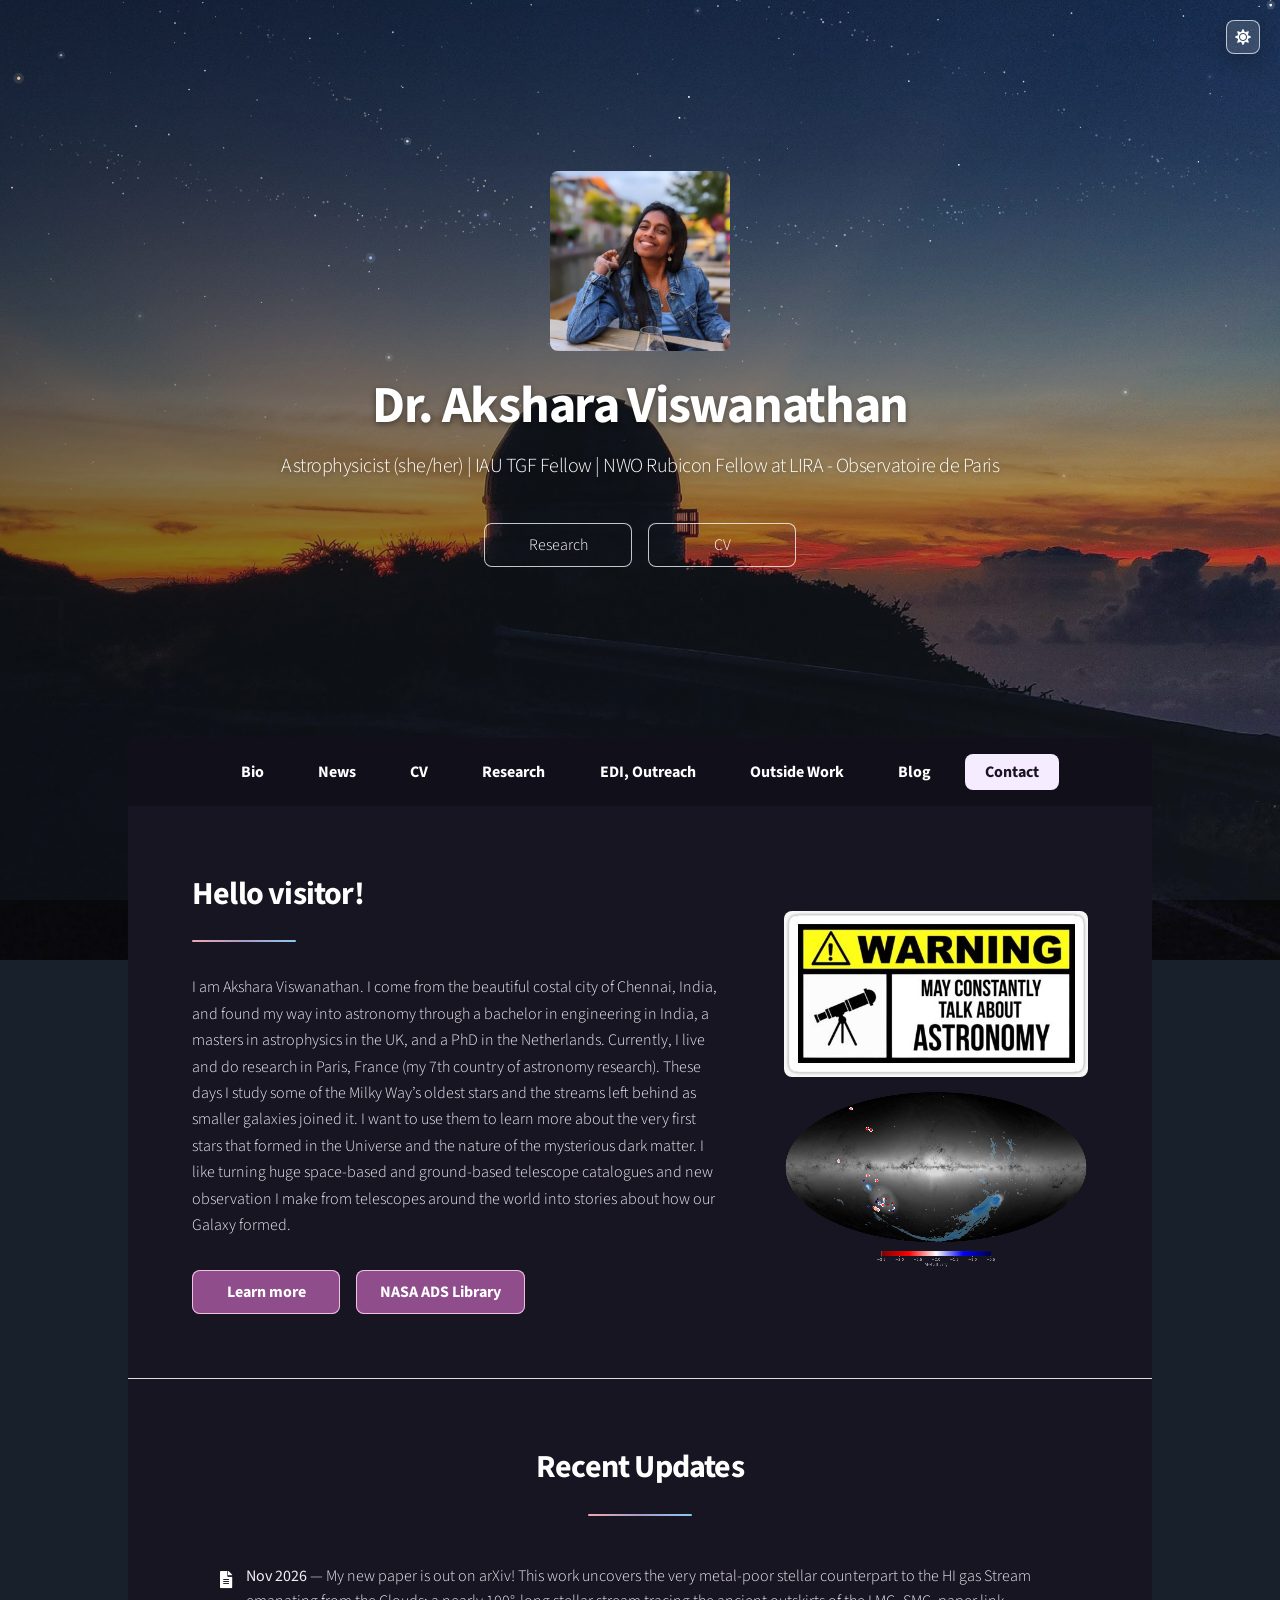
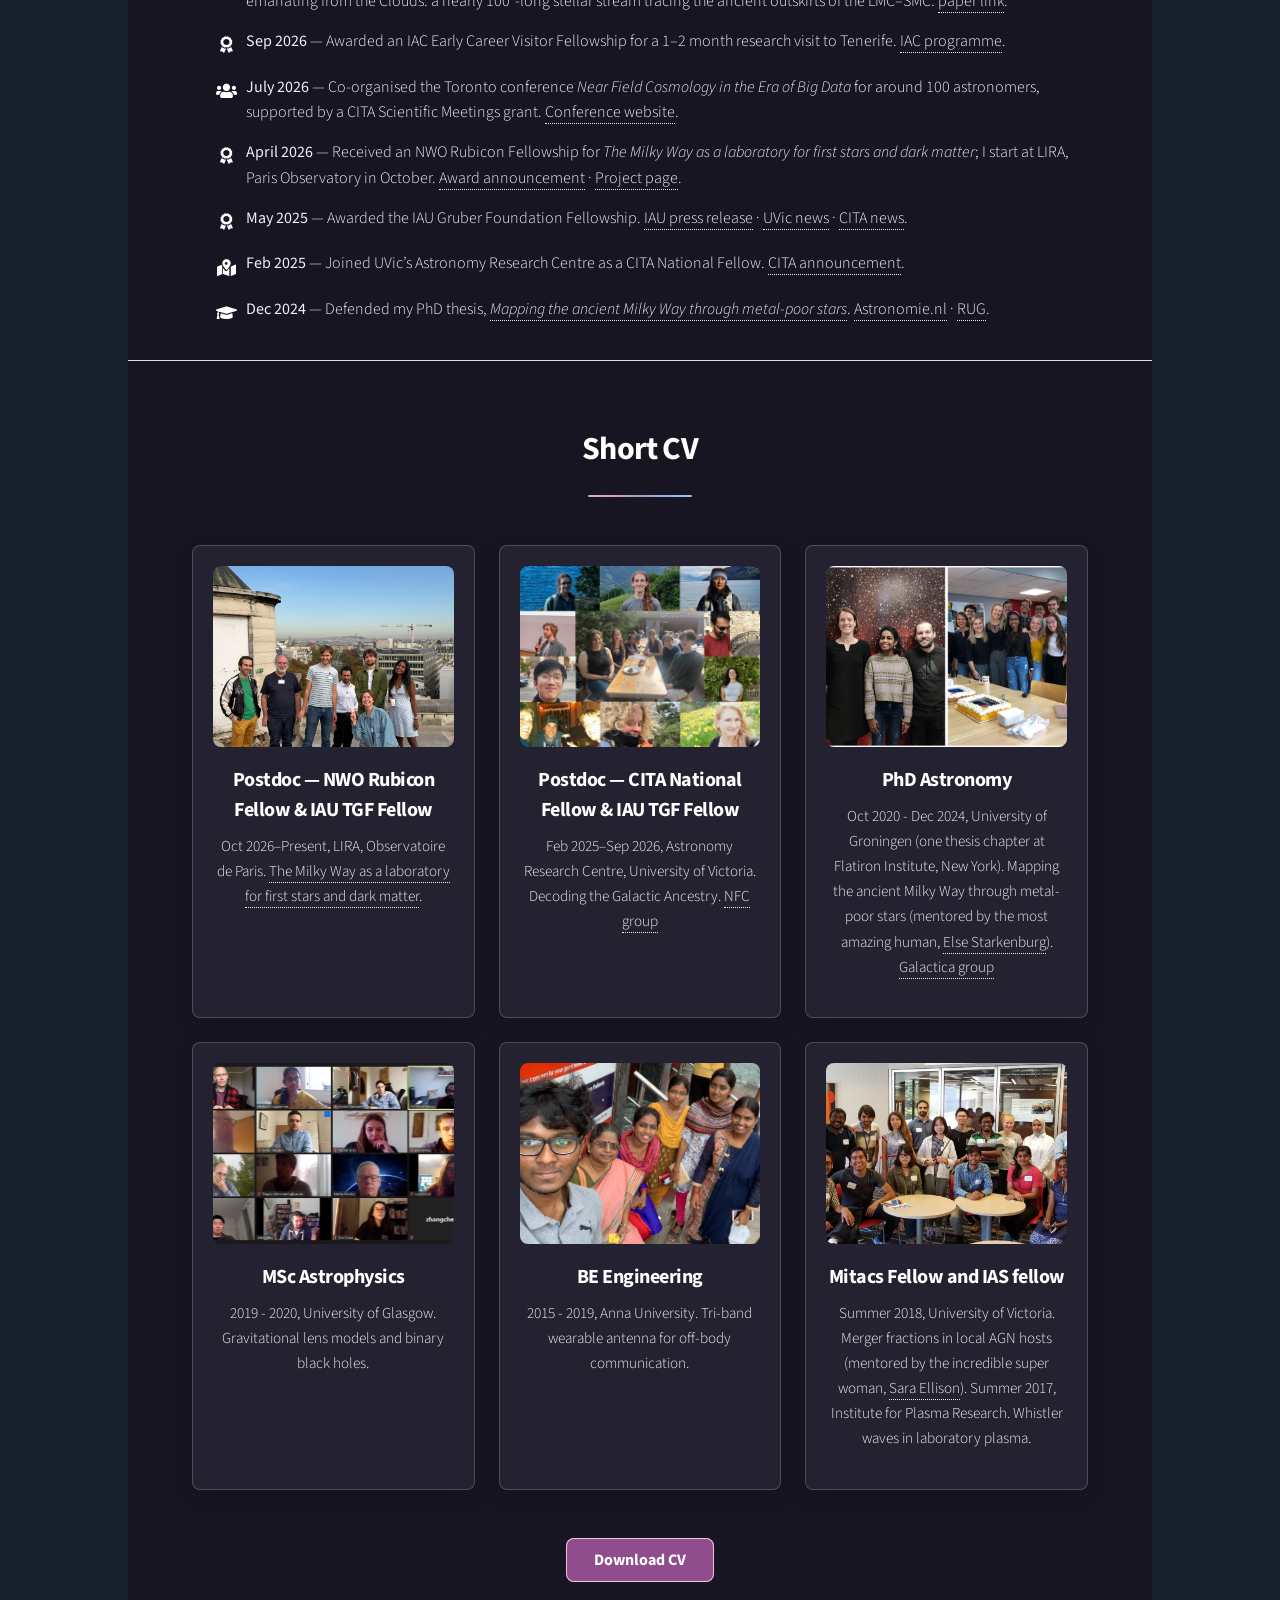
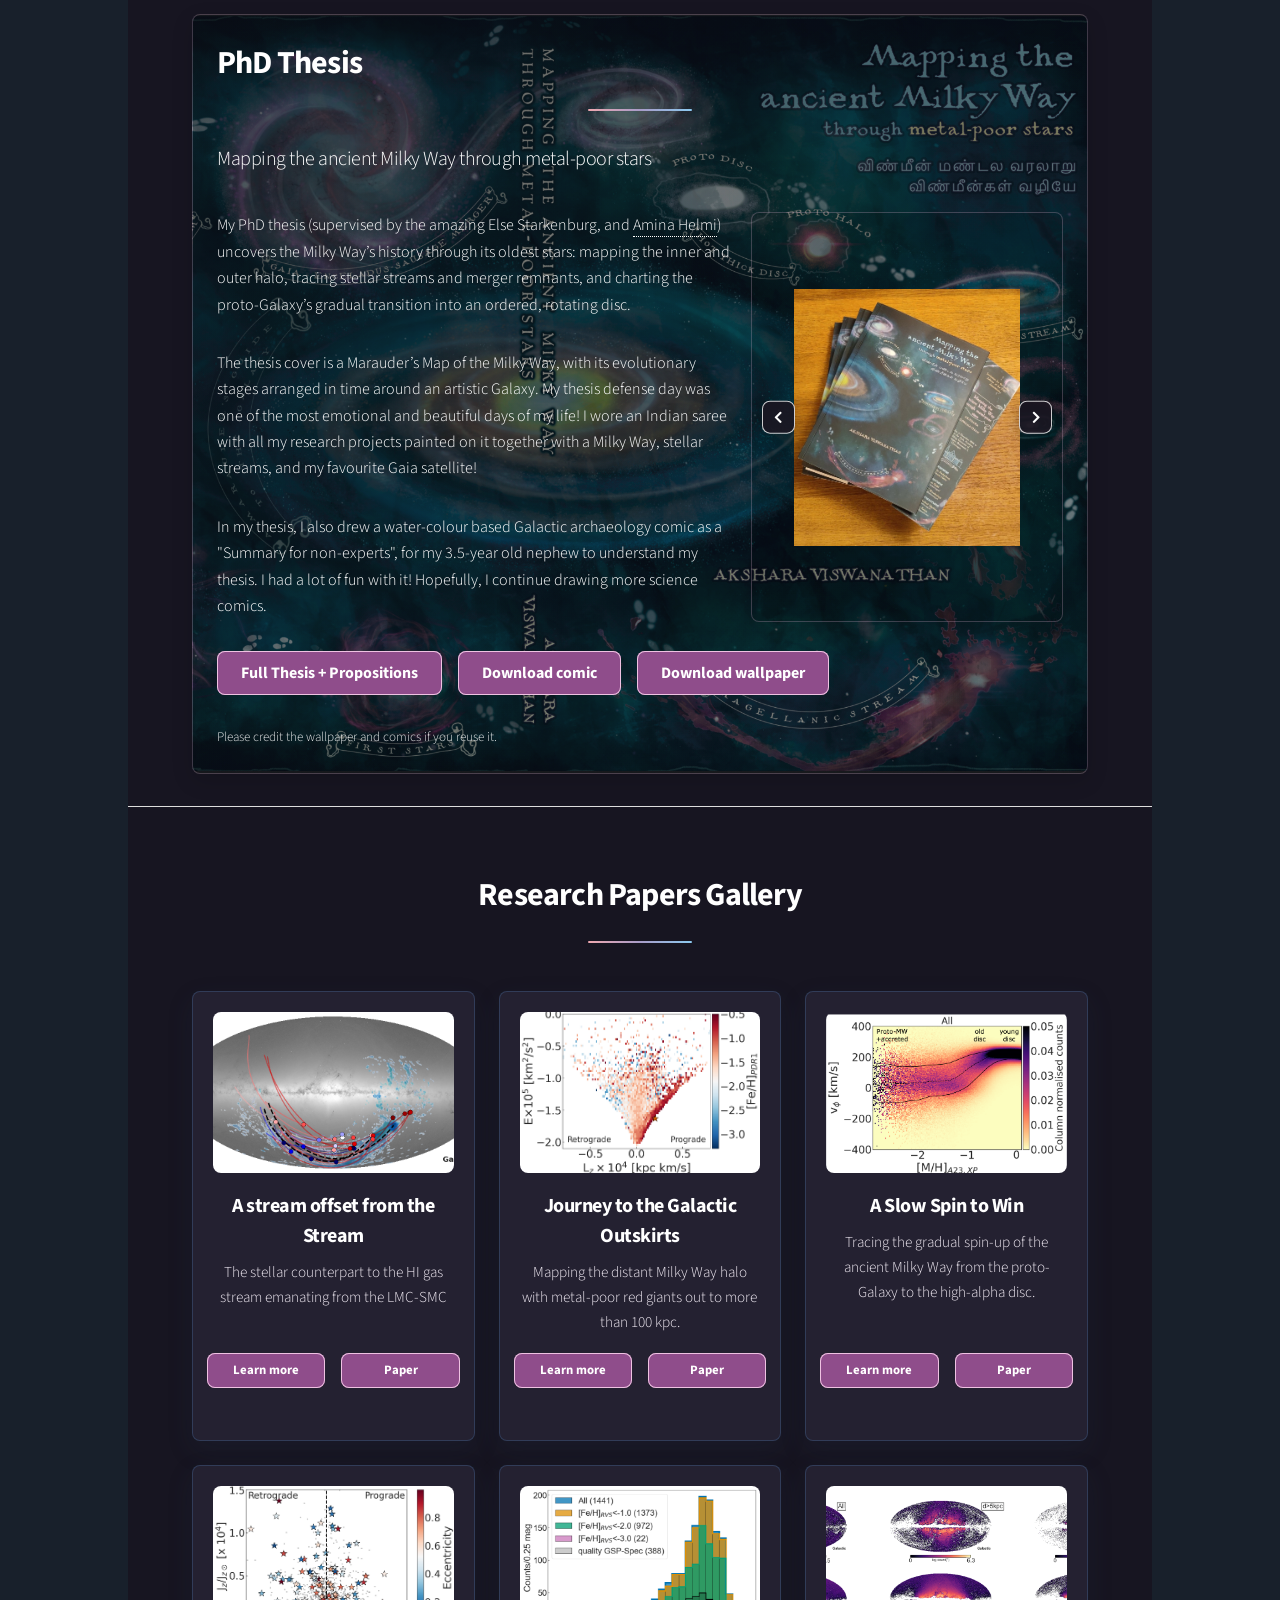
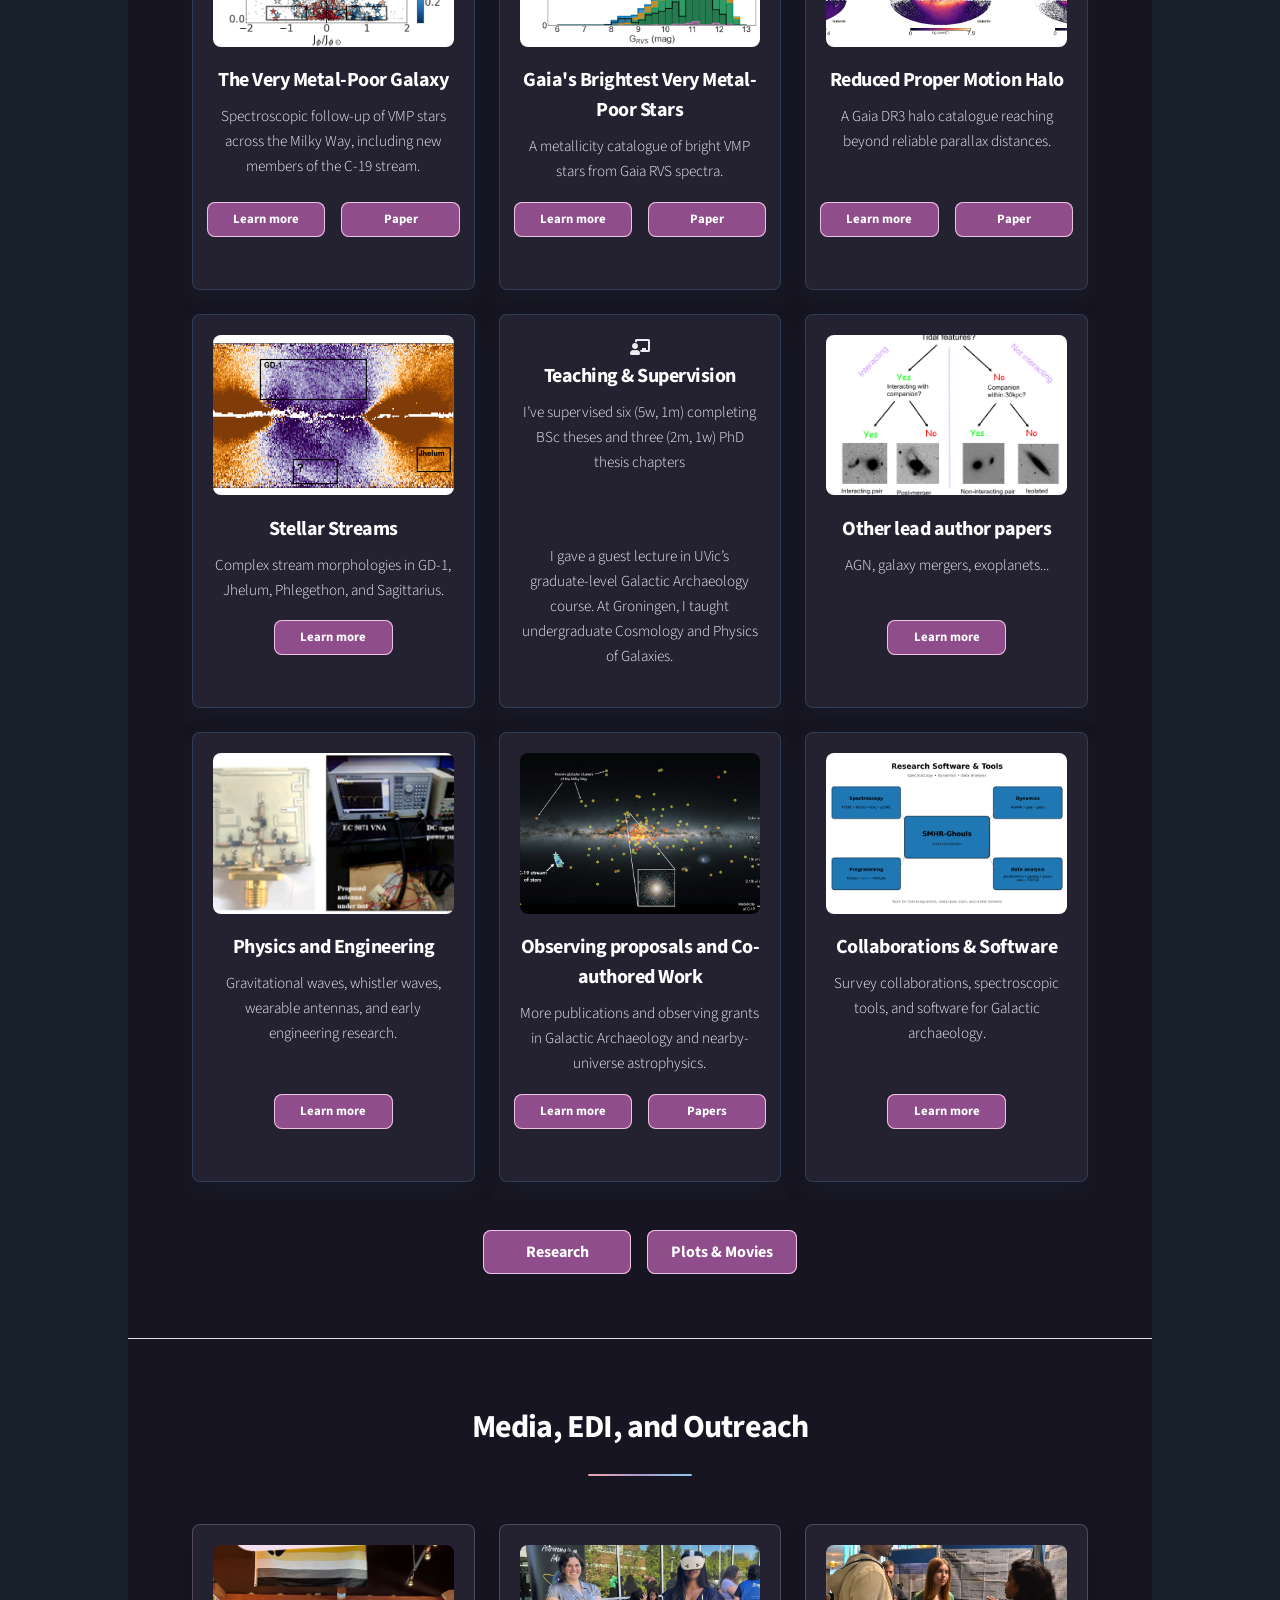
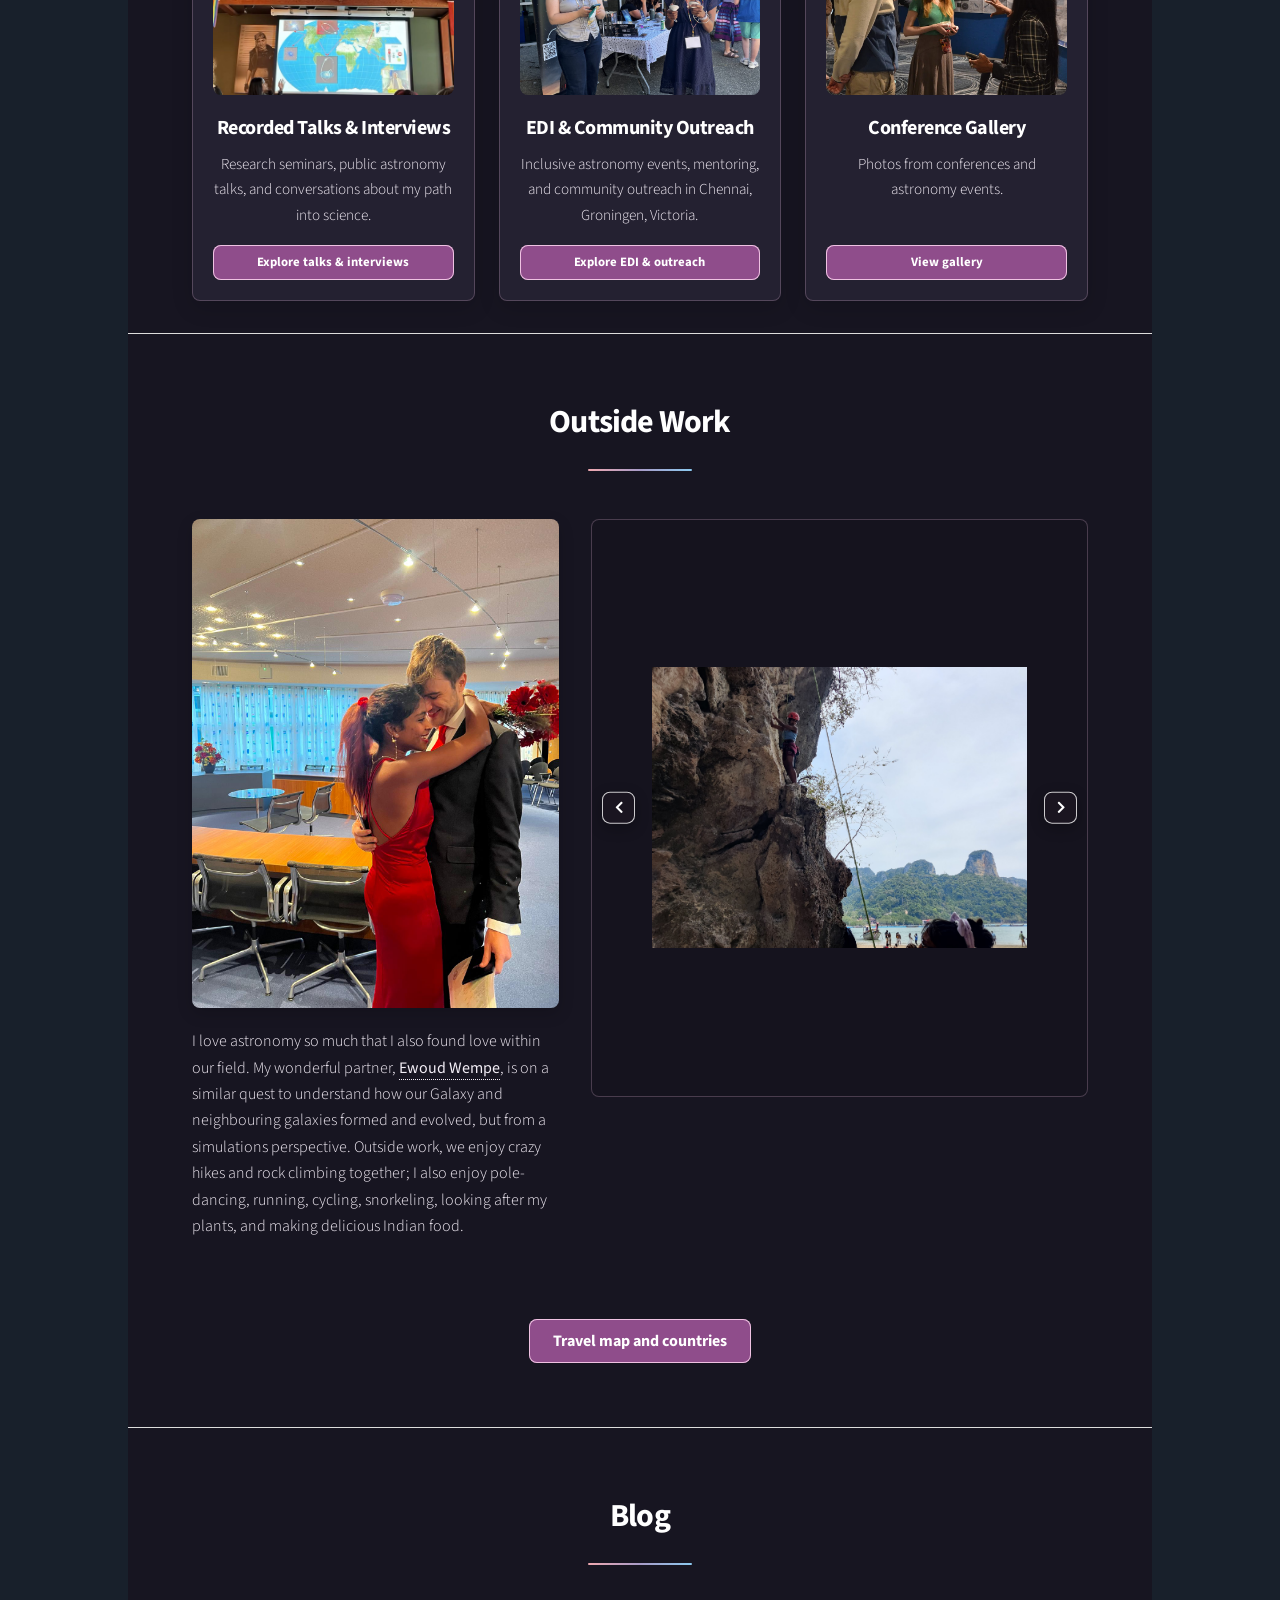
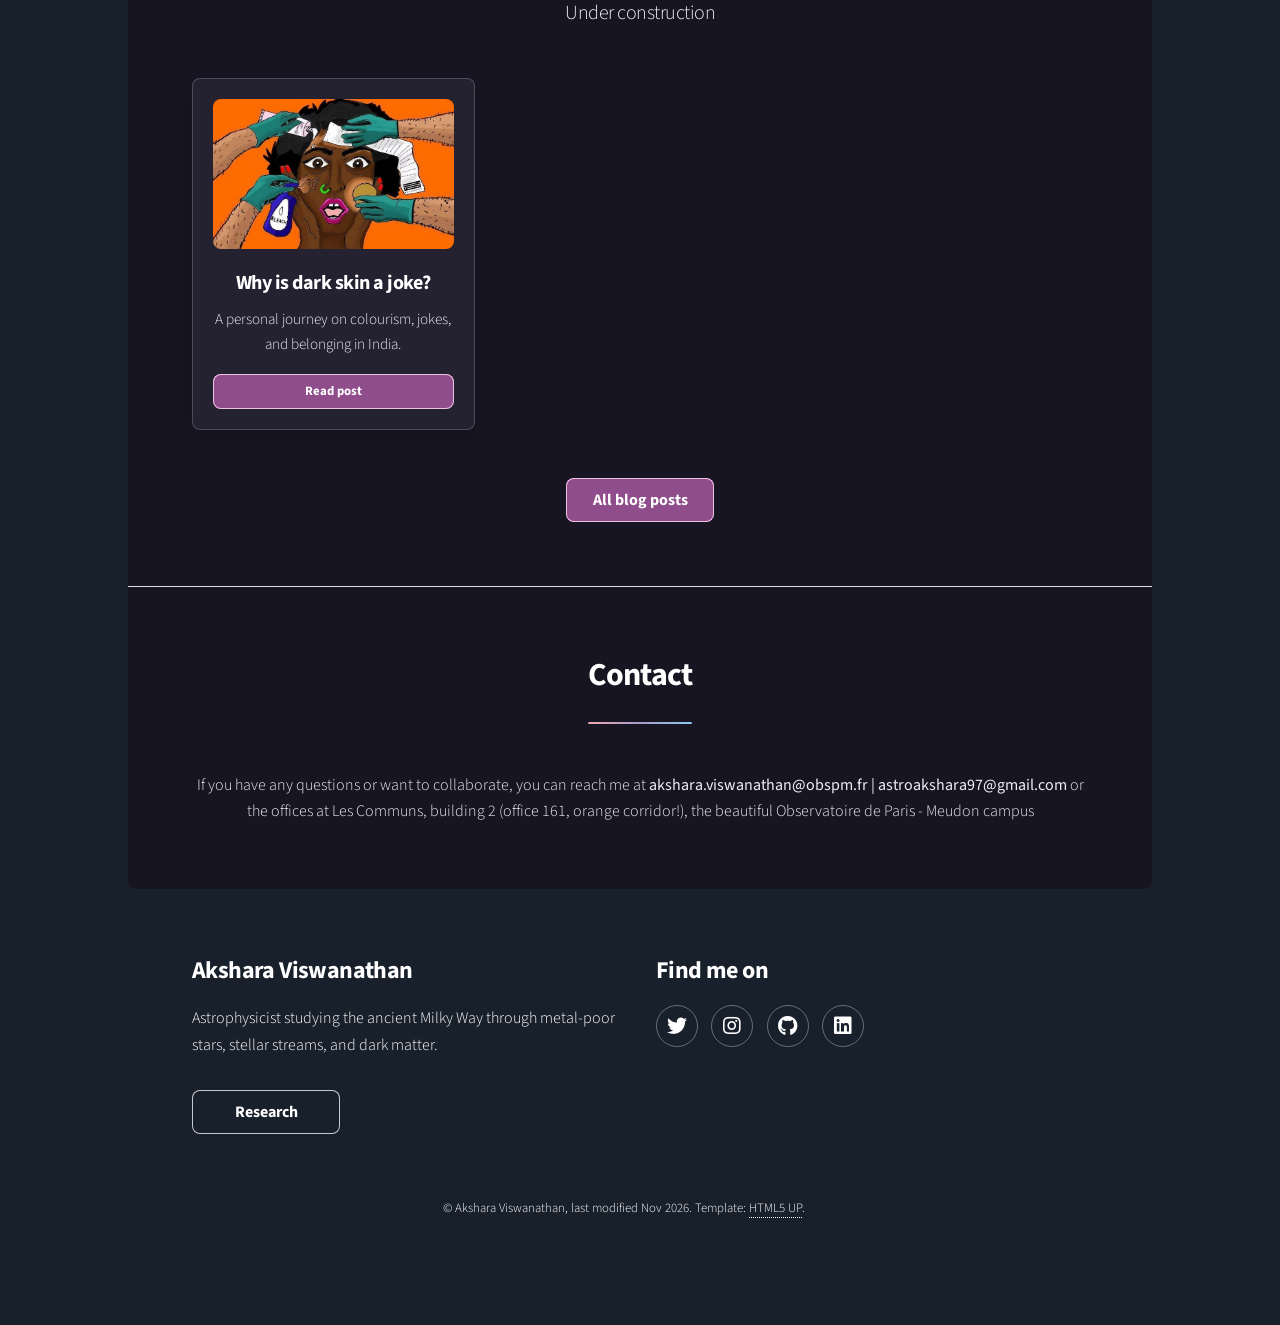
<file: index.html>
<!DOCTYPE HTML>
<!--
	Stellar by HTML5 UP
	html5up.net | @ajlkn
	Free for personal and commercial use under the CCA 3.0 license (html5up.net/license)
-->
<html>
	<head>
		<title>Akshara Viswanathan</title>
		<meta charset="utf-8" />
		<meta name="viewport" content="width=device-width, initial-scale=1, user-scalable=no" />
		<link rel="stylesheet" href="assets/css/main.css" />
		<link rel="icon" type="image/svg+xml" href="images/favicon.svg" />
		<link rel="icon" type="image/png" sizes="32x32" href="images/favicon-32.png" />
		<link rel="apple-touch-icon" href="images/apple-touch-icon.png" />
		<noscript><link rel="stylesheet" href="assets/css/noscript.css" /></noscript>
	</head>
	<body class="is-preload">
		<script>document.body.className = 'is-preload theme-' + (localStorage.getItem('theme') || 'dark');</script>
		<div id="wrapper">
			<header id="header" class="alt hero-header">
				<button class="theme-toggle" type="button" aria-label="Switch to light mode"></button>
				<span class="logo"><img src="images/website.png" alt="Akshara Viswanathan" /></span>
				<h1>Dr. Akshara Viswanathan</h1>
				<p class="hero-titleline">Astrophysicist (she/her) | IAU TGF Fellow | NWO Rubicon Fellow at LIRA - Observatoire de Paris</p>
				<ul class="actions special">
					<li><a href="#research" class="button primary scrolly">Research</a></li>
					<li><a href="documents/viswanathan_cv_1126.pdf" class="button">CV</a></li>
				</ul>
			</header>

			<nav id="nav">
				<ul>
					<li><a href="#intro" class="active">Bio</a></li>
					<li><a href="#news">News</a></li>
					<li><a href="#cv">CV</a></li>
					<li><a href="#research">Research</a></li>
					<li><a href="#outreach">EDI, Outreach</a></li>
					<li><a href="#outside-work">Outside Work</a></li>
					<li><a href="#blog">Blog</a></li>
					<li><a href="#contact">Contact</a></li>
				</ul>
			</nav>

			<div id="main">
				<section id="intro" class="main">
					<div class="spotlight">
						<div class="content">
							<header class="major">
								<h2>Hello visitor!</h2>
							</header>
							<p>I am Akshara Viswanathan. I come from the beautiful costal city of Chennai, India, and found my way into astronomy through a bachelor in engineering in India, a masters in astrophysics in the UK, and a PhD in the Netherlands. Currently, I live and do research in Paris, France (my 7th country of astronomy research). These days I study some of the Milky Way’s oldest stars and the streams left behind as smaller galaxies joined it. I want to use them to learn more about the very first stars that formed in the Universe and the nature of the mysterious dark matter.
								I like turning huge space-based and ground-based telescope catalogues and new observation I make from telescopes around the world into stories about how our Galaxy formed.
							</p>
							<ul class="actions">
								<li><a href="research.html" class="button">Learn more</a></li>
								<li><a href="https://ui.adsabs.harvard.edu/public-libraries/arzbklkTR4C6G50aVN6-Mw" class="button">NASA ADS Library</a></li>
							</ul>
						</div>
						<span class="image intro-images">
							<img src="images/introbg.jpg" alt="Loves astronomy!" />
							<video class="intro-video" autoplay muted loop playsinline preload="metadata" poster="images/mss_orbits_sky_poster.png" aria-label="Animated all-sky map of the orbits of very metal-poor stars, colour-coded by metallicity">
								<source src="images/mss_orbits_sky_hevc.mov" type='video/quicktime; codecs="hvc1"' />
								<source src="images/mss_orbits_sky.webm" type="video/webm" />
							</video>
						</span>

					</div>
				</section>

				<section id="news" class="main special">
					<header class="major">
						<h2>Recent Updates</h2>
					</header>
					<ul class="news-list">
						<li><span class="icon solid fa-file-alt" aria-hidden="true"></span><span><strong>Nov 2026</strong> — My new paper is out on arXiv! This work uncovers the very metal-poor stellar counterpart to the HI gas Stream emanating from the Clouds: a nearly 100°-long stellar stream tracing the ancient outskirts of the LMC–SMC. <a href="https://ui.adsabs.harvard.edu/abs/2026arXiv261107563V/abstract">paper link</a>.</span></li>
						<li><span class="icon solid fa-award" aria-hidden="true"></span><span><strong>Sep 2026</strong> — Awarded an IAC Early Career Visitor Fellowship for a 1–2 month research visit to Tenerife. <a href="https://www.iac.es/en/science-and-technology/early-career-programme">IAC programme</a>.</span></li>
						<li><span class="icon solid fa-users" aria-hidden="true"></span><span><strong>July 2026</strong> — Co-organised the Toronto conference <em>Near Field Cosmology in the Era of Big Data</em> for around 100 astronomers, supported by a CITA Scientific Meetings grant. <a href="http://www.fields.utoronto.ca/activities/26-27/Nearfieldcosmology">Conference website</a>.</span></li>
						<li><span class="icon solid fa-award" aria-hidden="true"></span><span><strong>April 2026</strong> — Received an NWO Rubicon Fellowship for <em>The Milky Way as a laboratory for first stars and dark matter</em>; I start at LIRA, Paris Observatory in October. <a href="https://www.nwo.nl/en/researchprogrammes/rubicon/awarded-grants/awarded-rubicon-grants-2025">Award announcement</a> · <a href="https://www.nwo.nl/en/projects/oiyjd73670">Project page</a>.</span></li>
						<li><span class="icon solid fa-award" aria-hidden="true"></span><span><strong>May 2025</strong> — Awarded the IAU Gruber Foundation Fellowship. <a href="https://www.iau.org/Iau/News/Ann2025/ann25013.aspx">IAU press release</a> · <a href="https://www.cita.utoronto.ca/cita-fellow-akshara-viswanathan-wins-the-2025-gruber-fellowship/">UVic news</a> · <a href="https://www.cita.utoronto.ca/items/cita-fellow-akshara-viswanathan-wins-2025-gruber-fellowship/">CITA news</a>.</span></li>
						<li><span class="icon solid fa-map-marked-alt" aria-hidden="true"></span><span><strong>Feb 2025</strong> — Joined UVic’s Astronomy Research Centre as a CITA National Fellow. <a href="https://www.cita.utoronto.ca/cita-welcomes-six-fellows-cohort-2024/">CITA announcement</a>.</span></li>
						<li><span class="icon solid fa-graduation-cap" aria-hidden="true"></span><span><strong>Dec 2024</strong> — Defended my PhD thesis, <a href="https://doi.org/10.33612/diss.1154868637"><em>Mapping the ancient Milky Way through metal-poor stars</em></a>. <a href="https://www.astronomie.nl/promoties/mapping-the-ancient-milky-way-through-metal-poor-stars-promotie-akshara-viswanathan-rug-788">Astronomie.nl</a> · <a href="https://www.rug.nl/about-ug/latest-news/events/promoties/?hfId=123314">RUG</a>.</span></li>
					</ul>
				</section>

				<section id="cv" class="main special">
					<header class="major">
						<h2>Short CV</h2>
					</header>
					<div class="card-grid compact-grid">
						<article class="gallery-card">
							<img src="images/paris.jpeg" alt="Paris placeholder" />
							<h3>Postdoc — NWO Rubicon Fellow &amp; IAU TGF Fellow</h3>
							<p>Oct 2026–Present, LIRA, Observatoire de Paris. <a href="https://www.nwo.nl/en/projects/oiyjd73670">The Milky Way as a laboratory for first stars and dark matter</a>.</p>
						</article>
						<article class="gallery-card">
							<img src="images/grouppd.png" alt="Postdoctoral colleagues at the University of Victoria" />
							<h3>Postdoc — CITA National Fellow &amp; IAU TGF Fellow</h3>
							<p>Feb 2025–Sep 2026, Astronomy Research Centre, University of Victoria. Decoding the Galactic Ancestry. <a href="https://nfc.uvic.ca/team.html">NFC group</a></p>
						</article>
						<article class="gallery-card">
							<img src="images/groupphd.jpg" alt="Kapteyn Galactica group" />
							<h3>PhD Astronomy</h3>
							<p>Oct 2020 - Dec 2024, University of Groningen (one thesis chapter at Flatiron Institute, New York). Mapping the ancient Milky Way through metal-poor stars (mentored by the most amazing human, <a href="https://www.rug.nl/staff/e.starkenburg/cv">Else Starkenburg</a>). <a href="https://www.astro.rug.nl/~ahelmi/dev/research.php">Galactica group</a></p>
						</article>
						<article class="gallery-card">
							<img src="images/groupmsc.jpg" alt="Gravitational waves group in Glasgow" />
							<h3>MSc Astrophysics</h3>
							<p>2019 - 2020, University of Glasgow. Gravitational lens models and binary black holes.</p>
						</article>
						<article class="gallery-card">
							<img src="images/groupbe.jpg" alt="Antenna group in Chennai" />
							<h3>BE Engineering</h3>
							<p>2015 - 2019, Anna University. Tri-band wearable antenna for off-body communication.</p>
						</article>
						<article class="gallery-card">
							<img src="images/mitacs.jpg" alt="University of Victoria Mitacs fellows" />
							<h3>Mitacs Fellow and IAS fellow</h3>
							<p>Summer 2018, University of Victoria. Merger fractions in local AGN hosts (mentored by the incredible super woman, <a href="https://web.uvic.ca/~sarae/astro.html">Sara Ellison</a>). Summer 2017, Institute for Plasma Research. Whistler waves in laboratory plasma.</p>
						</article>
						<!-- <article class="gallery-card">
							<img src="images/ipr.jpg" alt="Institute for Plasma Research" />
							<h3>IAS Fellow</h3> -->
							<!-- <p></p> -->
						<!-- </article> -->
					</div>
					<footer class="major">
						<ul class="actions special">
							<li><a href="documents/viswanathan_cv_1126.pdf" class="button">Download CV</a></li>
						</ul>
					</footer>
					<article id="thesis" class="feature-panel thesis-panel">
						<div class="thesis-panel-inner">
							<header class="major">
								<h2>PhD Thesis</h2>
								<p>Mapping the ancient Milky Way through metal-poor stars</p>
							</header>
							<div>
								<p>My PhD thesis (supervised by the amazing Else Starkenburg, and <a href="https://www.astro.rug.nl/~ahelmi/dev">Amina Helmi</a>) uncovers the Milky Way’s history through its oldest stars: mapping the inner and outer halo, tracing stellar streams and merger remnants, and charting the proto-Galaxy’s gradual transition into an ordered, rotating disc.</p>
								<p>The thesis cover is a Marauder’s Map of the Milky Way, with its evolutionary stages arranged in time around an artistic Galaxy. My thesis defense day was one of the most emotional and beautiful days of my life! I wore an Indian saree with all my research projects painted on it together with a Milky Way, stellar streams, and my favourite Gaia satellite!</p>
								<p>In my thesis, I also drew a water-colour based Galactic archaeology comic as a "Summary for non-experts", for my 3.5-year old nephew to understand my thesis. I had a lot of fun with it! Hopefully, I continue drawing more science comics.</p>
								<ul class="actions">
									<li><a href="https://research.rug.nl/en/publications/mapping-the-ancient-milky-way-through-metal-poor-stars/" class="button primary">Full Thesis + Propositions</a></li>
									<li><a href="documents/comic-eng.pdf" class="button">Download comic</a></li>
									<li><a href="images/cover-wallpaper.JPG" class="button">Download wallpaper</a></li>
								</ul>
								<p class="thesis-credit">Please credit the wallpaper and comics if you reuse it.</p>
							</div>
							<div class="photo-strip thesis-gallery">
								<img src="images/thesis-copies.jpeg" alt="Printed copies of my PhD thesis" />
								<img src="images/thesis1.JPG" alt="PhD thesis photograph 1" />
								<img src="images/thesis2.JPG" alt="PhD thesis photograph 2" />
								<img src="images/thesis3.JPG" alt="PhD thesis photograph 3" />
								<img src="images/thesis4.JPG" alt="PhD thesis photograph 4" />
								<img src="images/thesis5.JPG" alt="PhD thesis photograph 5" />
								<img src="images/comic-pg1-eng.png" alt="Comic page introducing Galactic Archaeology to non-experts" />
								<img src="images/comic-pg3-eng.png" alt="Comic page about the Milky Way's mergers and evolution" />
							</div>
						</div>
					</article>
				</section>

				<section id="research" class="main special">
					<header class="major">
						<h2>Research Papers Gallery</h2>
					</header>
					<div class="card-grid paper-grid">
						<article class="gallery-card paper-card">
							<img src="images/sky-orbits-mss.png" alt="Very metal-poor red giants in the outer Milky Way halo" />
							<h3>A stream offset from the Stream</h3>
							<p>The stellar counterpart to the HI gas stream emanating from the LMC-SMC</p>
							<ul class="actions special small-actions">
								<li><a href="research.html#mag-stream" class="button small">Learn more</a></li>
								<li><a href="https://ui.adsabs.harvard.edu/abs/2026arXiv261107563V/abstract" class="button small primary">Paper</a></li>
							</ul>
						</article>
						<article class="gallery-card paper-card">
							<img src="images/iom.png" alt="Very metal-poor red giants in the outer Milky Way halo" />
							<h3>Journey to the Galactic Outskirts</h3>
							<p>Mapping the distant Milky Way halo with metal-poor red giants out to more than 100 kpc.</p>
							<ul class="actions special small-actions">
								<li><a href="research.html#outer-halo" class="button small">Learn more</a></li>
								<li><a href="https://ui.adsabs.harvard.edu/abs/2026A%26A...706A.195V/abstract" class="button small primary">Paper</a></li>
							</ul>
						</article>
						<article class="gallery-card paper-card">
							<img src="images/spinup1.png" alt="Kinematic evolution and spin-up of the Milky Way disc" />
							<h3>A Slow Spin to Win</h3>
							<p>Tracing the gradual spin-up of the ancient Milky Way from the proto-Galaxy to the high-alpha disc.</p>
							<ul class="actions special small-actions">
								<li><a href="research.html#spinup" class="button small">Learn more</a></li>
								<li><a href="https://ui.adsabs.harvard.edu/abs/2025A%26A...703A.183V/abstract" class="button small primary">Paper</a></li>
							</ul>
						</article>
						<article class="gallery-card paper-card">
							<img src="images/planar.png" alt="Very metal-poor stars and the C-19 stellar stream" />
							<h3>The Very Metal-Poor Galaxy</h3>
							<p>Spectroscopic follow-up of VMP stars across the Milky Way, including new members of the C-19 stream.</p>
							<ul class="actions special small-actions">
								<li><a href="research.html#pristine-gaia" class="button small">Learn more</a></li>
								<li><a href="https://ui.adsabs.harvard.edu/abs/2025A%26A...695A.112V/abstract" class="button small primary">Paper</a></li>
							</ul>
						</article>
						<article class="gallery-card paper-card">
							<img src="images/vmp-rvs.png" alt="Gaia RVS very metal-poor star catalogue figure" />
							<h3>Gaia's Brightest Very Metal-Poor Stars</h3>
							<p>A metallicity catalogue of bright VMP stars from Gaia RVS spectra.</p>
							<ul class="actions special small-actions">
								<li><a href="research.html#rvs" class="button small">Learn more</a></li>
								<li><a href="https://ui.adsabs.harvard.edu/abs/2024A%26A...683L..11V/abstract" class="button small primary">Paper</a></li>
							</ul>
						</article>
						<article class="gallery-card paper-card">
							<img src="images/rpm.png" alt="Reduced proper motion halo catalogue figure" />
							<h3>Reduced Proper Motion Halo</h3>
							<p>A Gaia DR3 halo catalogue reaching beyond reliable parallax distances.</p>
							<ul class="actions special small-actions">
								<li><a href="research.html#rpm" class="button small">Learn more</a></li>
								<li><a href="https://ui.adsabs.harvard.edu/abs/2023MNRAS.521.2087V/abstract" class="button small primary">Paper</a></li>
							</ul>
						</article>
						<article class="gallery-card paper-card">
							<img src="images/streams-rpm.png" alt="Stellar streams in the reduced proper motion halo" />
							<h3>Stellar Streams</h3>
							<p>Complex stream morphologies in GD-1, Jhelum, Phlegethon, and Sagittarius.</p>
							<ul class="actions special small-actions">
								<li><a href="research.html#streams" class="button small">Learn more</a></li>
							</ul>
						</article>
						<article class="gallery-card paper-card teaching-card">
							<span class="icon solid fa-chalkboard-teacher" aria-hidden="true"></span>
							<h3>Teaching &amp; Supervision</h3>
							<p>I’ve supervised six (5w, 1m) completing BSc theses and three (2m, 1w) PhD thesis chapters</p>
							<p>I gave a guest lecture in UVic’s graduate-level Galactic Archaeology course. At Groningen, I taught undergraduate Cosmology and Physics of Galaxies.</p>
						</article>
						<article class="gallery-card paper-card">
							<img src="images/agn.png" alt="AGN merger connection figure" />
							<h3>Other lead author papers</h3>
							<p>AGN, galaxy mergers, exoplanets...</p>
							<ul class="actions special small-actions">
								<li><a href="research.html#agn" class="button small">Learn more</a></li>
							</ul>
						</article>
						<article class="gallery-card paper-card">
							<img src="images/antenna.png" alt="Tri-band wearable antenna figure" />
							<h3>Physics and Engineering</h3>
							<p>Gravitational waves, whistler waves, wearable antennas, and early engineering research.</p>
							<ul class="actions special small-actions">
								<li><a href="research.html#engineer" class="button small">Learn more</a></li>
							</ul>
						</article>
						<article class="gallery-card paper-card">
							<img src="images/c19.jpeg" alt="Contributing author publications" />
							<h3>Observing proposals and Co-authored Work</h3>
							<p>More publications and observing grants in Galactic Archaeology and nearby-universe astrophysics.</p>
							<ul class="actions special small-actions">
								<li><a href="research.html#contributing" class="button small">Learn more</a></li>
								<li><a href="https://ui.adsabs.harvard.edu/user/libraries/arzbklkTR4C6G50aVN6-Mw" class="button small primary">Papers</a></li>
							</ul>
						</article>
						<article class="gallery-card paper-card">
							<img src="images/software_stack_smhr_ghouls.png" alt="Research software and collaborations" />
							<h3>Collaborations & Software</h3>
							<p>Survey collaborations, spectroscopic tools, and software for Galactic archaeology.</p>
							<ul class="actions special small-actions">
								<li><a href="research.html#collaborations" class="button small">Learn more</a></li>
							</ul>
						</article>
					</div>
					<footer class="major">
						<ul class="actions special">
							<li><a href="research.html" class="button">Research</a></li>
							<li><a href="plots-videos.html" class="button">Plots &amp; Movies</a></li>
						</ul>
					</footer>
				</section>

				<section id="outreach" class="main special">
					<header class="major">
						<h2>Media, EDI, and Outreach</h2>
					</header>
					<div class="card-grid">
						<article class="gallery-card">
							<img src="images/aot.jpeg" alt="Akshara speaking at the launch of Astronomy on Tap Victoria" />
							<h3>Recorded Talks &amp; Interviews</h3>
							<p>Research seminars, public astronomy talks, and conversations about my path into science.</p>
							<a href="outreach.html#recorded-talks" class="button small">Explore talks &amp; interviews</a>
						</article>
						<article class="gallery-card">
							<img src="images/indigenous1.jpeg" alt="Participants at the Indigenous Star Gathering at UVic" />
							<h3>EDI &amp; Community Outreach</h3>
							<p>Inclusive astronomy events, mentoring, and community outreach in Chennai, Groningen, Victoria.</p>
							<a href="outreach.html#edi" class="button small">Explore EDI &amp; outreach</a>
						</article>
						<article class="gallery-card">
							<img src="images/conf1.jpeg" alt="Conference photo" />
							<h3>Conference Gallery</h3>
							<p>Photos from conferences and astronomy events.</p>
							<a href="outreach.html#conferences" class="button small">View gallery</a>
						</article>
					</div>
				</section>

				<section id="outside-work" class="main special">
					<header class="major">
						<h2>Outside Work</h2>
					</header>
					<div class="outside-work-layout">
						<div class="outside-work-partner">
							<img src="images/partner.jpeg" alt="Akshara and her partner, Ewoud" />
							<p>I love astronomy so much that I also found love within our field. My wonderful partner, <a href="https://ewoudwempe.com"><b>Ewoud Wempe</b></a>, is on a similar quest to understand how our Galaxy and neighbouring galaxies formed and evolved, but from a simulations perspective. Outside work, we enjoy crazy hikes and rock climbing together; I also enjoy pole-dancing, running, cycling, snorkeling, looking after my plants, and making delicious Indian food.</p>
						</div>
						<div class="outside-work-gallery">
							<div class="photo-strip outside-work-strip">
								<img src="images/climb3.jpeg" alt="Rock climbing" />
								<img src="images/climb4.jpeg" alt="Rock climbing" />
								<img src="images/climb5.jpeg" alt="Rock climbing" />
								<img src="images/climb6.jpeg" alt="Rock climbing" />
								<img src="images/climb7.jpeg" alt="Rock climbing" />
								<img src="images/climb8.jpeg" alt="Rock climbing" />
								<img src="images/climb9.jpeg" alt="Rock climbing" />
								<img src="images/climb10.jpeg" alt="Rock climbing" />
								<img src="images/hike10.jpeg" alt="Mountain hiking" />
								<img src="images/hike4.jpeg" alt="Mountain hiking" />
								<img src="images/hike8.jpeg" alt="Mountain hiking" />
								<img src="images/hike9.jpeg" alt="Mountain hiking" />
								<img src="images/hike11.jpeg" alt="Mountain hiking" />
								<img src="images/hike12.jpeg" alt="Mountain hiking" />
								<img src="images/hike13.jpeg" alt="Mountain hiking" />
								<img src="images/hike14.jpeg" alt="Mountain hiking" />
								<img src="images/hike15.jpeg" alt="Mountain hiking" />
								<img src="images/cycle.jpeg" alt="Cycling" />
								<img src="images/cycle2.jpeg" alt="Cycling" />
								<img src="images/snorkel1.jpeg" alt="Snorkeling" />
								<img src="images/run1.jpeg" alt="Running" />
								<img src="images/run2.jpeg" alt="Running" />
								<img src="images/plant2.jpeg" alt="Plants" />
								<img src="images/yoga.jpeg" alt="Yoga" />
								<img src="images/cake.jpeg" alt="Cake" />
								<img src="images/pole1.jpeg" alt="Pole dancing" />
								<img src="images/stars.jpeg" alt="Star gazing" />
							</div>
						</div>
					</div>
					<footer class="major">
						<ul class="actions special">
							<li><a href="travel.html" class="button">Travel map and countries</a></li>
						</ul>
					</footer>
				</section>

				<section id="blog" class="main special">
					<header class="major">
						<h2>Blog</h2>
						<p>Under construction</p>
					</header>
					<div class="card-grid blog-grid">
						<article class="gallery-card">
							<img src="images/homegrown.jpg" alt="Homegrown article cover" />
							<h3>Why is dark skin a joke?</h3>
							<p>A personal journey on colourism, jokes, and belonging in India.</p>
							<a href="blog-darkskin.html" class="button small">Read post</a>
						</article>
					</div>
					<footer class="major">
						<ul class="actions special">
							<li><a href="blog.html" class="button">All blog posts</a></li>
						</ul>
					</footer>
				</section>

				<section id="contact" class="main special">
					<header class="major">
						<h2>Contact</h2>
					</header>
					<p>If you have any questions or want to collaborate, you can reach me at <b><span class="abc">akshara.viswanathan<span>@</span><span>abc</span><span>obs</span><b>.example</b>pm.fr</span> | <span class="abc">astroakshara97<span>@</span><span>abc</span><span>g</span><b>.example</b>mail.com</span></b> or the offices at Les Communs, building 2 (office 161, orange corridor!), the beautiful Observatoire de Paris - Meudon campus</p>
				</section>
			</div>

			<footer id="footer">
				<section>
					<h2>Akshara Viswanathan</h2>
					<p>Astrophysicist studying the ancient Milky Way through metal-poor stars, stellar streams, and dark matter.</p>
					<ul class="actions">
						<li><a href="research.html" class="button">Research</a></li>
					</ul>
				</section>
				<section>
					<h2>Find me on</h2>
					<ul class="icons">
						<li><a href="https://twitter.com/astroakshara" class="icon brands fa-twitter alt"><span class="label">Twitter</span></a></li>
						<li><a href="https://www.instagram.com/astro.akshara/" class="icon brands fa-instagram alt"><span class="label">Instagram</span></a></li>
						<li><a href="https://github.com/astroakshara" class="icon brands fa-github alt"><span class="label">GitHub</span></a></li>
						<li><a href="https://www.linkedin.com/in/astroakshara/" class="icon brands fa-linkedin alt"><span class="label">LinkedIn</span></a></li>
					</ul>
				</section>
				<p class="copyright">&copy; Akshara Viswanathan, last modified Nov 2026. Template: <a href="https://html5up.net">HTML5 UP</a>.</p>
			</footer>
		</div>

		<script src="assets/js/jquery.min.js"></script>
		<script src="assets/js/jquery.scrollex.min.js"></script>
		<script src="assets/js/jquery.scrolly.min.js"></script>
		<script src="assets/js/browser.min.js"></script>
		<script src="assets/js/breakpoints.min.js"></script>
		<script src="assets/js/util.js"></script>
		<script src="assets/js/main.js"></script>
		<script src="assets/js/starfield.js"></script>
	</body>
</html>
</file>
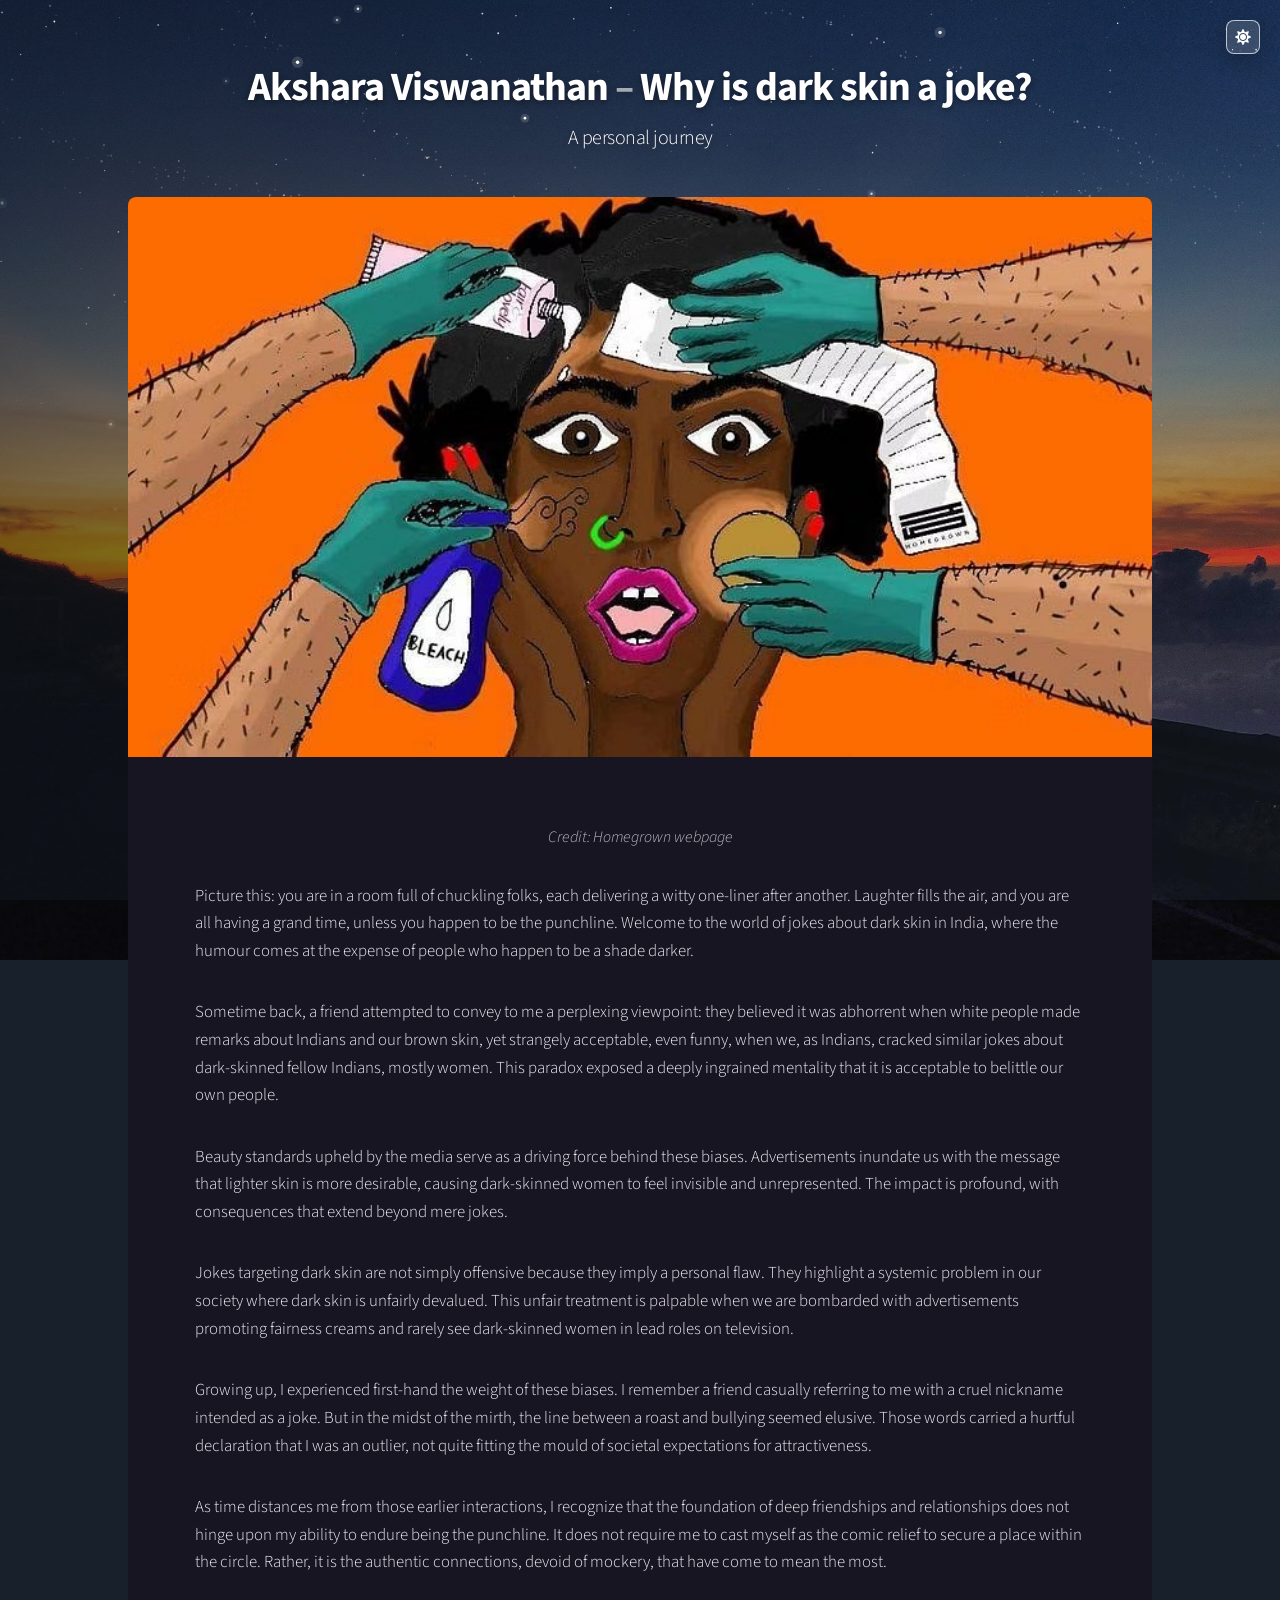
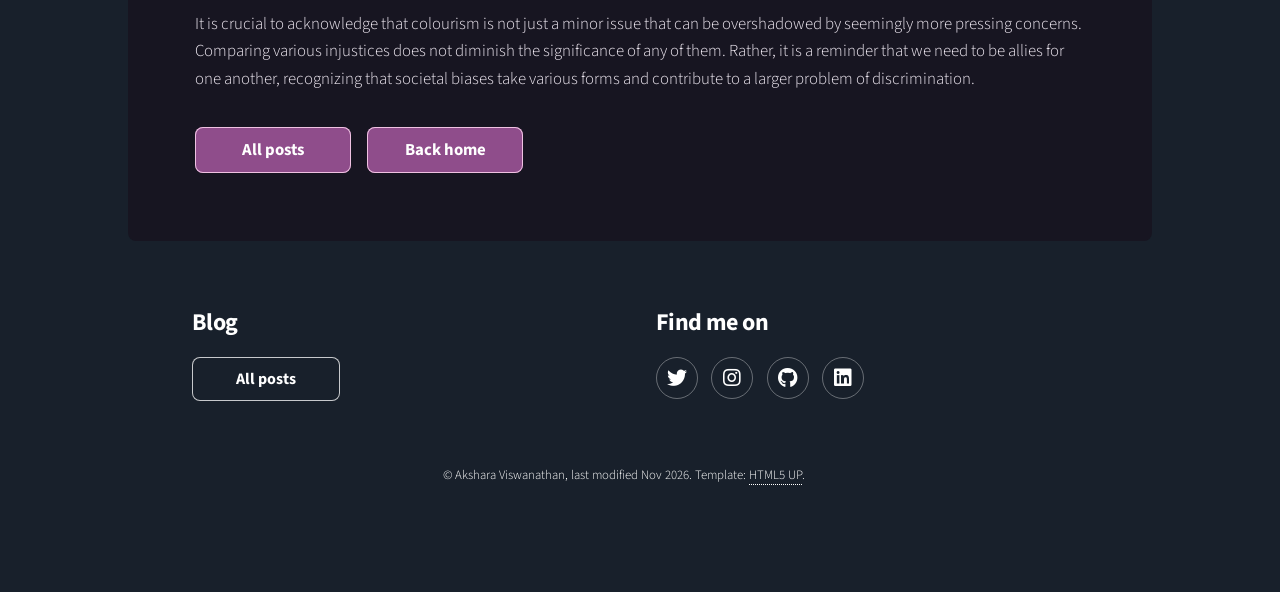
<file: blog-darkskin.html>
<!DOCTYPE HTML>
<!--
	Stellar by HTML5 UP
	html5up.net | @ajlkn
	Free for personal and commercial use under the CCA 3.0 license (html5up.net/license)
-->
<html>
	<head>
		<title>Akshara Viswanathan</title>
		<meta charset="utf-8" />
		<meta name="viewport" content="width=device-width, initial-scale=1, user-scalable=no" />
		<link rel="stylesheet" href="assets/css/main.css" />
		<link rel="icon" type="image/svg+xml" href="images/favicon.svg" />
		<link rel="icon" type="image/png" sizes="32x32" href="images/favicon-32.png" />
		<link rel="apple-touch-icon" href="images/apple-touch-icon.png" />
		<noscript><link rel="stylesheet" href="assets/css/noscript.css" /></noscript>
	</head>
	<body class="is-preload">
		<script>document.body.className = 'is-preload theme-' + (localStorage.getItem('theme') || 'dark');</script>
		<div id="wrapper">
			<header id="header">
				<button class="theme-toggle" type="button" aria-label="Switch to light mode"></button>
				<h1><a href="index.html" class="site-name">Akshara Viswanathan</a><span class="site-sep"> – </span>Why is dark skin a joke?</h1>
				<p>A personal journey</p>
			</header>
			<div id="main">
				<section class="main blog-post">
					<span class="image main"><img src="images/homegrown.jpg" alt="Homegrown article image" /></span>
					<p class="caption">Credit: Homegrown webpage</p>
					<p>Picture this: you are in a room full of chuckling folks, each delivering a witty one-liner after another. Laughter fills the air, and you are all having a grand time, unless you happen to be the punchline. Welcome to the world of jokes about dark skin in India, where the humour comes at the expense of people who happen to be a shade darker.</p>
					<p>Sometime back, a friend attempted to convey to me a perplexing viewpoint: they believed it was abhorrent when white people made remarks about Indians and our brown skin, yet strangely acceptable, even funny, when we, as Indians, cracked similar jokes about dark-skinned fellow Indians, mostly women. This paradox exposed a deeply ingrained mentality that it is acceptable to belittle our own people.</p>
					<p>Beauty standards upheld by the media serve as a driving force behind these biases. Advertisements inundate us with the message that lighter skin is more desirable, causing dark-skinned women to feel invisible and unrepresented. The impact is profound, with consequences that extend beyond mere jokes.</p>
					<p>Jokes targeting dark skin are not simply offensive because they imply a personal flaw. They highlight a systemic problem in our society where dark skin is unfairly devalued. This unfair treatment is palpable when we are bombarded with advertisements promoting fairness creams and rarely see dark-skinned women in lead roles on television.</p>
					<p>Growing up, I experienced first-hand the weight of these biases. I remember a friend casually referring to me with a cruel nickname intended as a joke. But in the midst of the mirth, the line between a roast and bullying seemed elusive. Those words carried a hurtful declaration that I was an outlier, not quite fitting the mould of societal expectations for attractiveness.</p>
					<p>As time distances me from those earlier interactions, I recognize that the foundation of deep friendships and relationships does not hinge upon my ability to endure being the punchline. It does not require me to cast myself as the comic relief to secure a place within the circle. Rather, it is the authentic connections, devoid of mockery, that have come to mean the most.</p>
					<p>It is crucial to acknowledge that colourism is not just a minor issue that can be overshadowed by seemingly more pressing concerns. Comparing various injustices does not diminish the significance of any of them. Rather, it is a reminder that we need to be allies for one another, recognizing that societal biases take various forms and contribute to a larger problem of discrimination.</p>
					<ul class="actions">
						<li><a href="blog.html" class="button">All posts</a></li>
						<li><a href="index.html#blog" class="button">Back home</a></li>
					</ul>
				</section>
			</div>
			<footer id="footer">
				<section>
					<h2>Blog</h2>
					<ul class="actions">
						<li><a href="blog.html" class="button">All posts</a></li>
					</ul>
				</section>
				<section>
					<h2>Find me on</h2>
					<ul class="icons">
						<li><a href="https://twitter.com/astroakshara" class="icon brands fa-twitter alt"><span class="label">Twitter</span></a></li>
						<li><a href="https://www.instagram.com/astro.akshara/" class="icon brands fa-instagram alt"><span class="label">Instagram</span></a></li>
						<li><a href="https://github.com/astroakshara" class="icon brands fa-github alt"><span class="label">GitHub</span></a></li>
						<li><a href="https://www.linkedin.com/in/astroakshara/" class="icon brands fa-linkedin alt"><span class="label">LinkedIn</span></a></li>
					</ul>
				</section>
				<p class="copyright">&copy; Akshara Viswanathan, last modified Nov 2026. Template: <a href="https://html5up.net">HTML5 UP</a>.</p>
			</footer>
		</div>
		<script src="assets/js/jquery.min.js"></script>
		<script src="assets/js/jquery.scrollex.min.js"></script>
		<script src="assets/js/jquery.scrolly.min.js"></script>
		<script src="assets/js/browser.min.js"></script>
		<script src="assets/js/breakpoints.min.js"></script>
		<script src="assets/js/util.js"></script>
		<script src="assets/js/main.js"></script>
		<script src="assets/js/starfield.js"></script>
	</body>
</html>
</file>
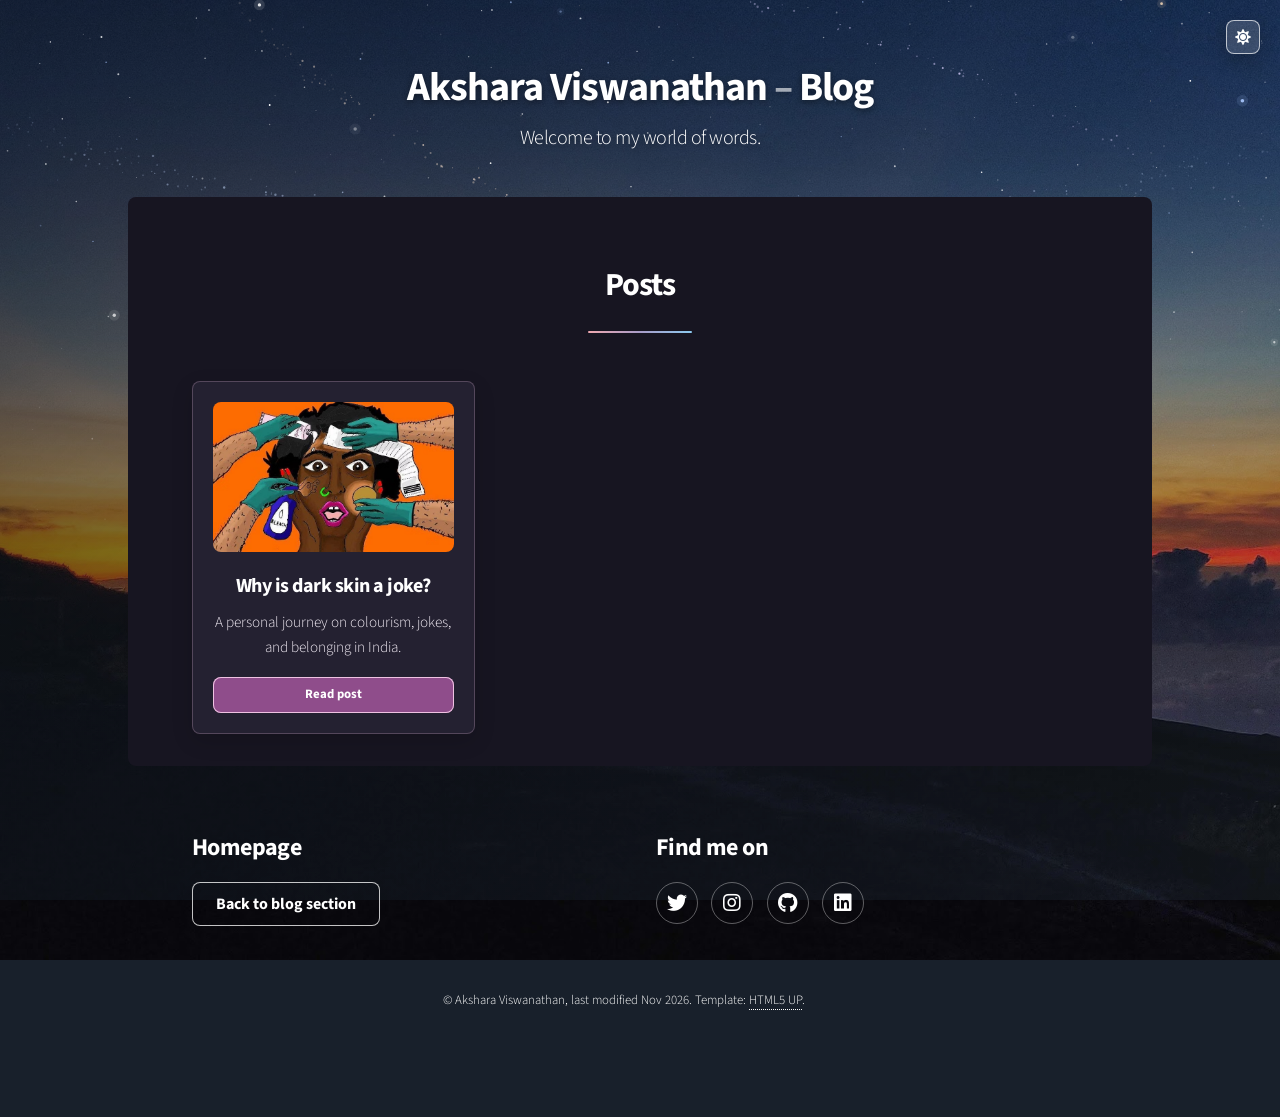
<file: blog.html>
<!DOCTYPE HTML>
<!--
	Stellar by HTML5 UP
	html5up.net | @ajlkn
	Free for personal and commercial use under the CCA 3.0 license (html5up.net/license)
-->
<html>
	<head>
		<title>Akshara Viswanathan</title>
		<meta charset="utf-8" />
		<meta name="viewport" content="width=device-width, initial-scale=1, user-scalable=no" />
		<link rel="stylesheet" href="assets/css/main.css" />
		<link rel="icon" type="image/svg+xml" href="images/favicon.svg" />
		<link rel="icon" type="image/png" sizes="32x32" href="images/favicon-32.png" />
		<link rel="apple-touch-icon" href="images/apple-touch-icon.png" />
		<noscript><link rel="stylesheet" href="assets/css/noscript.css" /></noscript>
	</head>
	<body class="is-preload">
		<script>document.body.className = 'is-preload theme-' + (localStorage.getItem('theme') || 'dark');</script>
		<div id="wrapper">
			<header id="header">
				<button class="theme-toggle" type="button" aria-label="Switch to light mode"></button>
				<h1><a href="index.html" class="site-name">Akshara Viswanathan</a><span class="site-sep"> – </span>Blog</h1>
				<p>Welcome to my world of words.</p>
			</header>
			<div id="main">
				<section class="main special">
					<header class="major">
						<h2>Posts</h2>
					</header>
					<div class="card-grid blog-grid">
						<article class="gallery-card">
							<img src="images/homegrown.jpg" alt="Homegrown article cover" />
							<h3>Why is dark skin a joke?</h3>
							<p>A personal journey on colourism, jokes, and belonging in India.</p>
							<a href="blog-darkskin.html" class="button small">Read post</a>
						</article>
					</div>
				</section>
			</div>
			<footer id="footer">
				<section>
					<h2>Homepage</h2>
					<ul class="actions">
						<li><a href="index.html#blog" class="button">Back to blog section</a></li>
					</ul>
				</section>
				<section>
					<h2>Find me on</h2>
					<ul class="icons">
						<li><a href="https://twitter.com/astroakshara" class="icon brands fa-twitter alt"><span class="label">Twitter</span></a></li>
						<li><a href="https://www.instagram.com/astro.akshara/" class="icon brands fa-instagram alt"><span class="label">Instagram</span></a></li>
						<li><a href="https://github.com/astroakshara" class="icon brands fa-github alt"><span class="label">GitHub</span></a></li>
						<li><a href="https://www.linkedin.com/in/astroakshara/" class="icon brands fa-linkedin alt"><span class="label">LinkedIn</span></a></li>
					</ul>
				</section>
				<p class="copyright">&copy; Akshara Viswanathan, last modified Nov 2026. Template: <a href="https://html5up.net">HTML5 UP</a>.</p>
			</footer>
		</div>
		<script src="assets/js/jquery.min.js"></script>
		<script src="assets/js/jquery.scrollex.min.js"></script>
		<script src="assets/js/jquery.scrolly.min.js"></script>
		<script src="assets/js/browser.min.js"></script>
		<script src="assets/js/breakpoints.min.js"></script>
		<script src="assets/js/util.js"></script>
		<script src="assets/js/main.js"></script>
		<script src="assets/js/starfield.js"></script>
	</body>
</html>
</file>
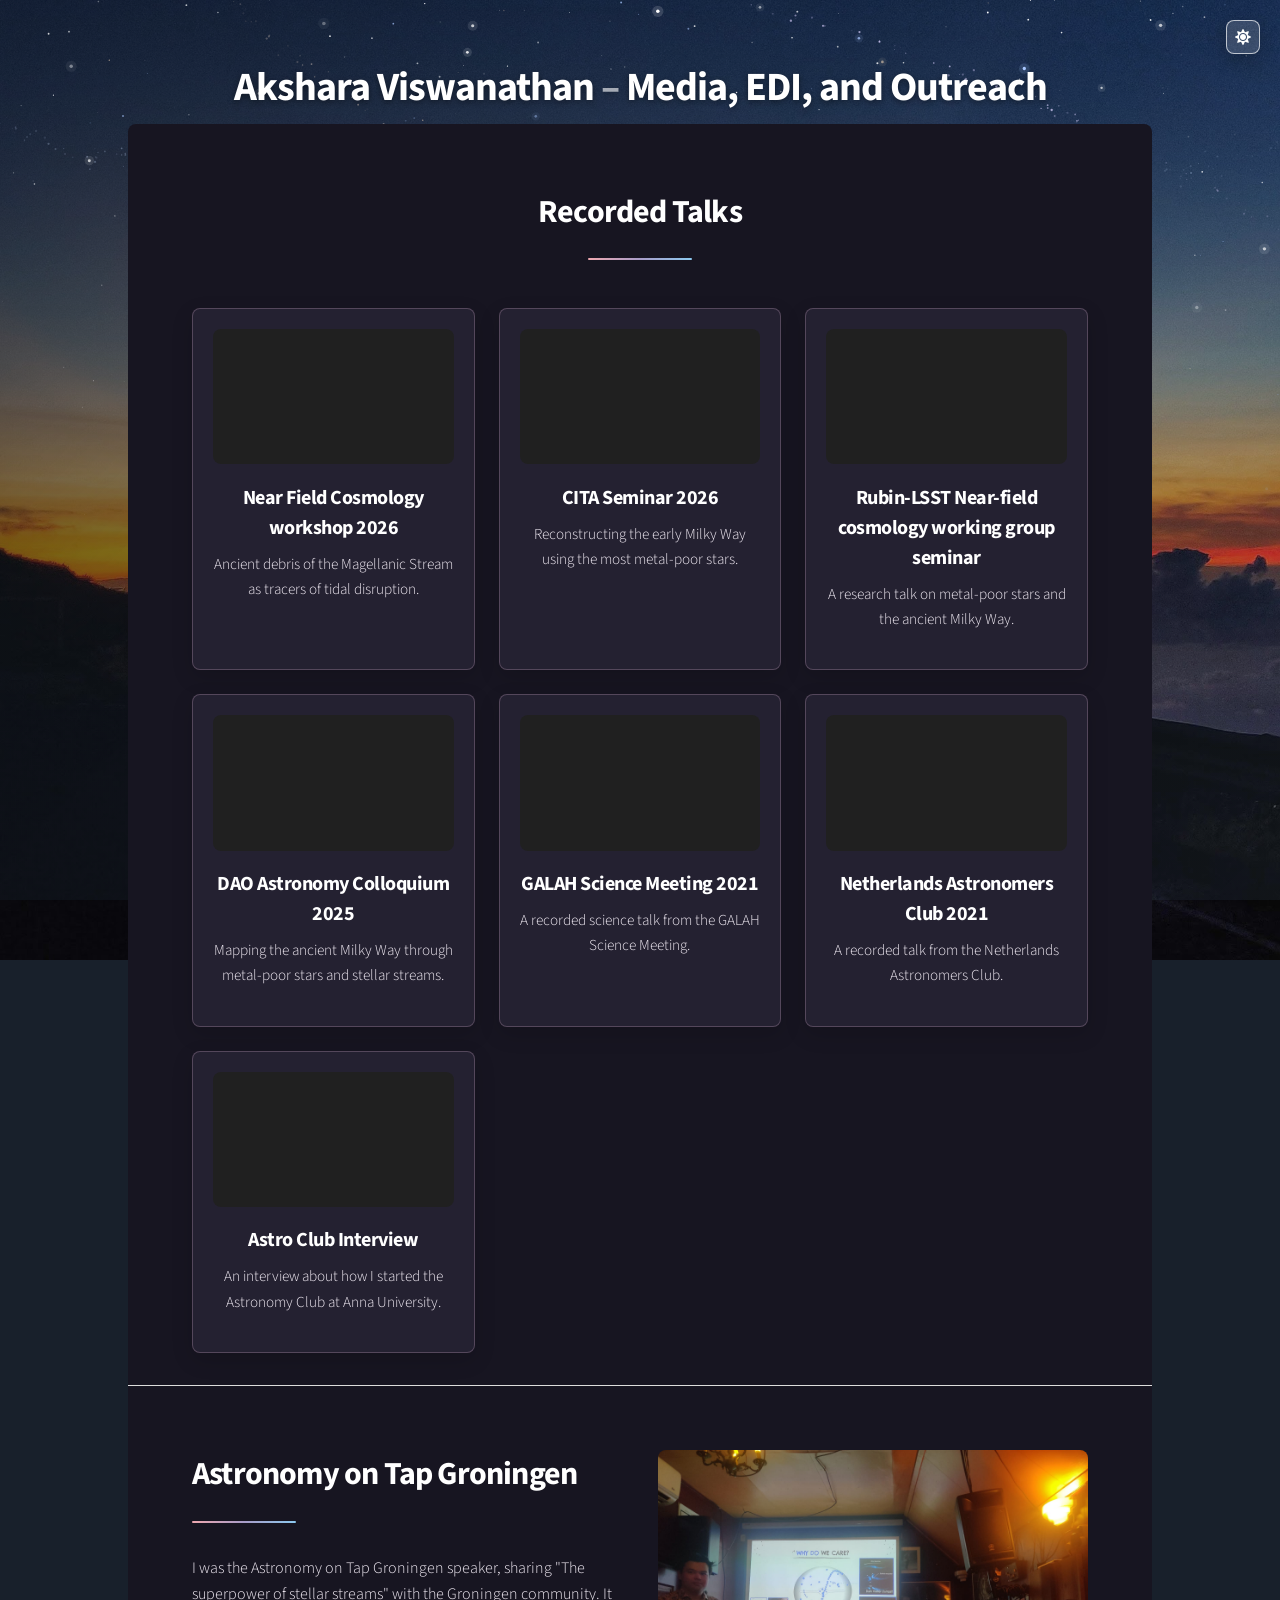
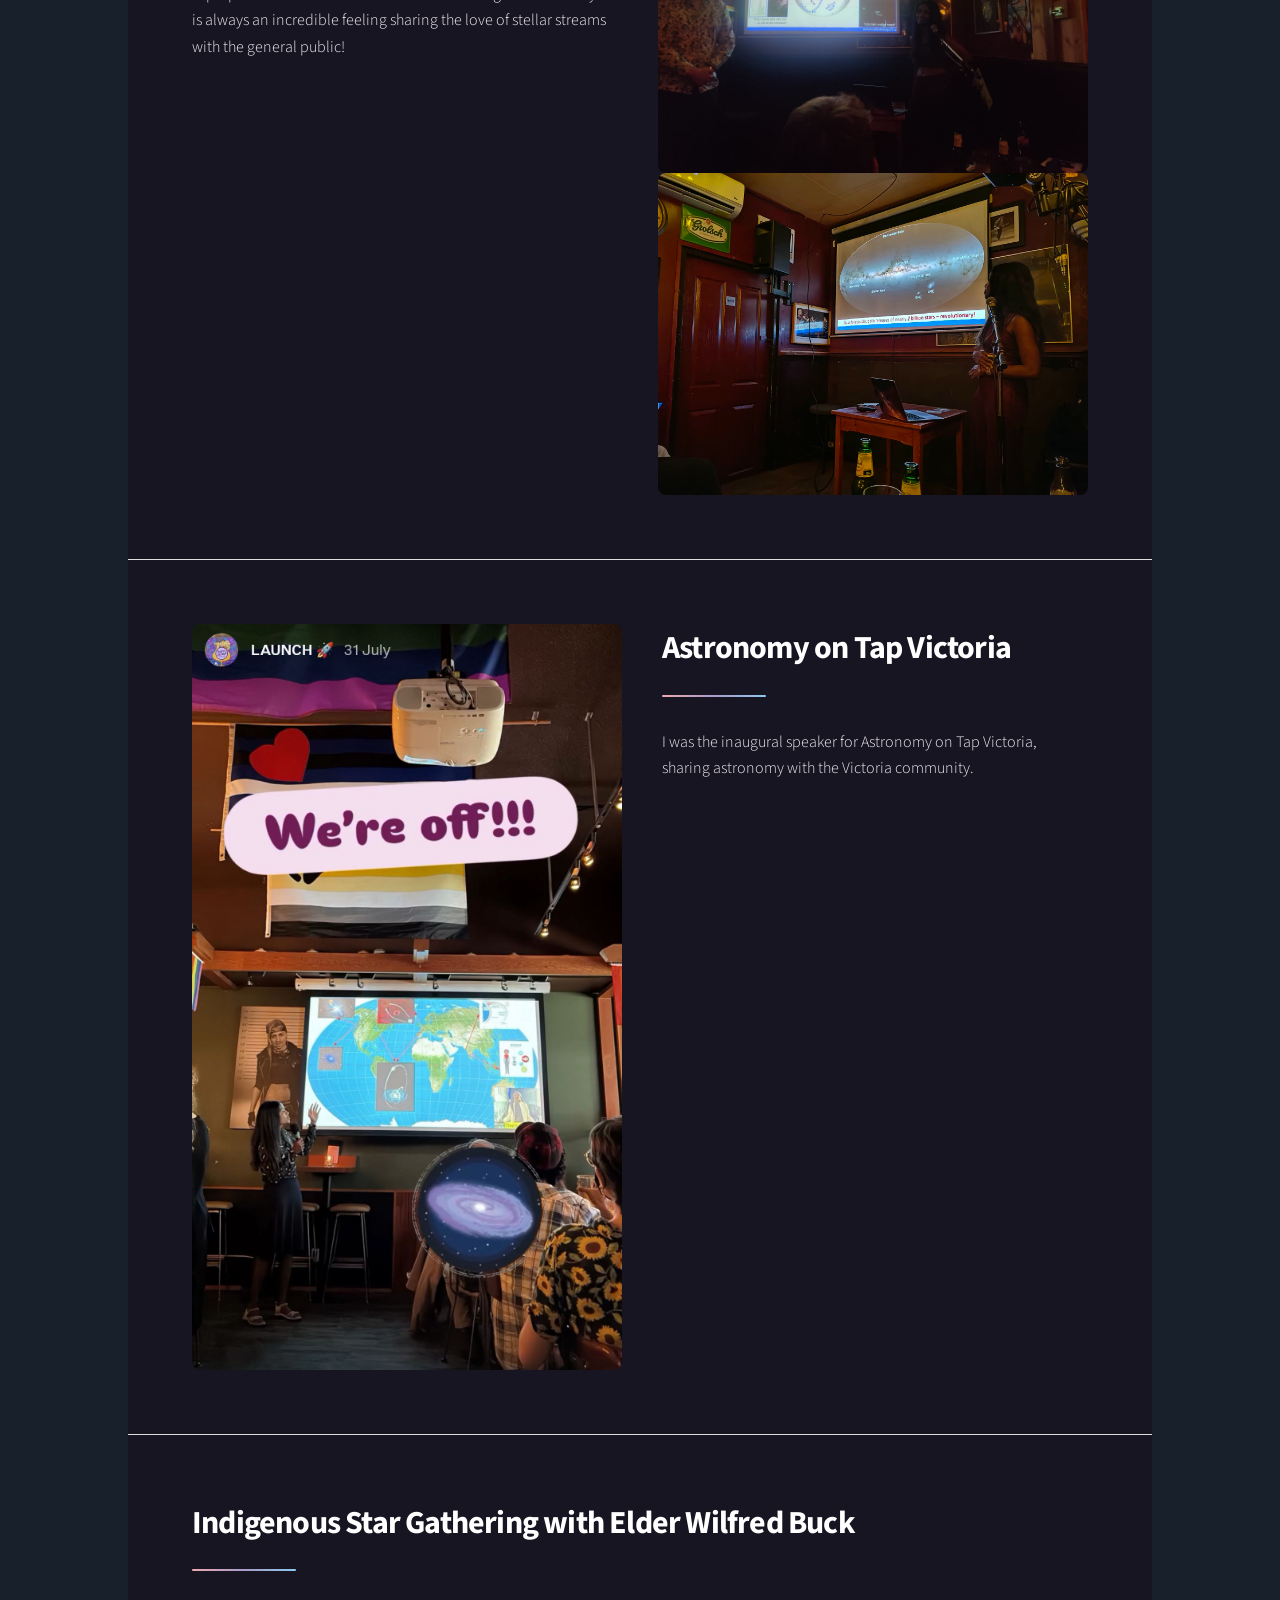
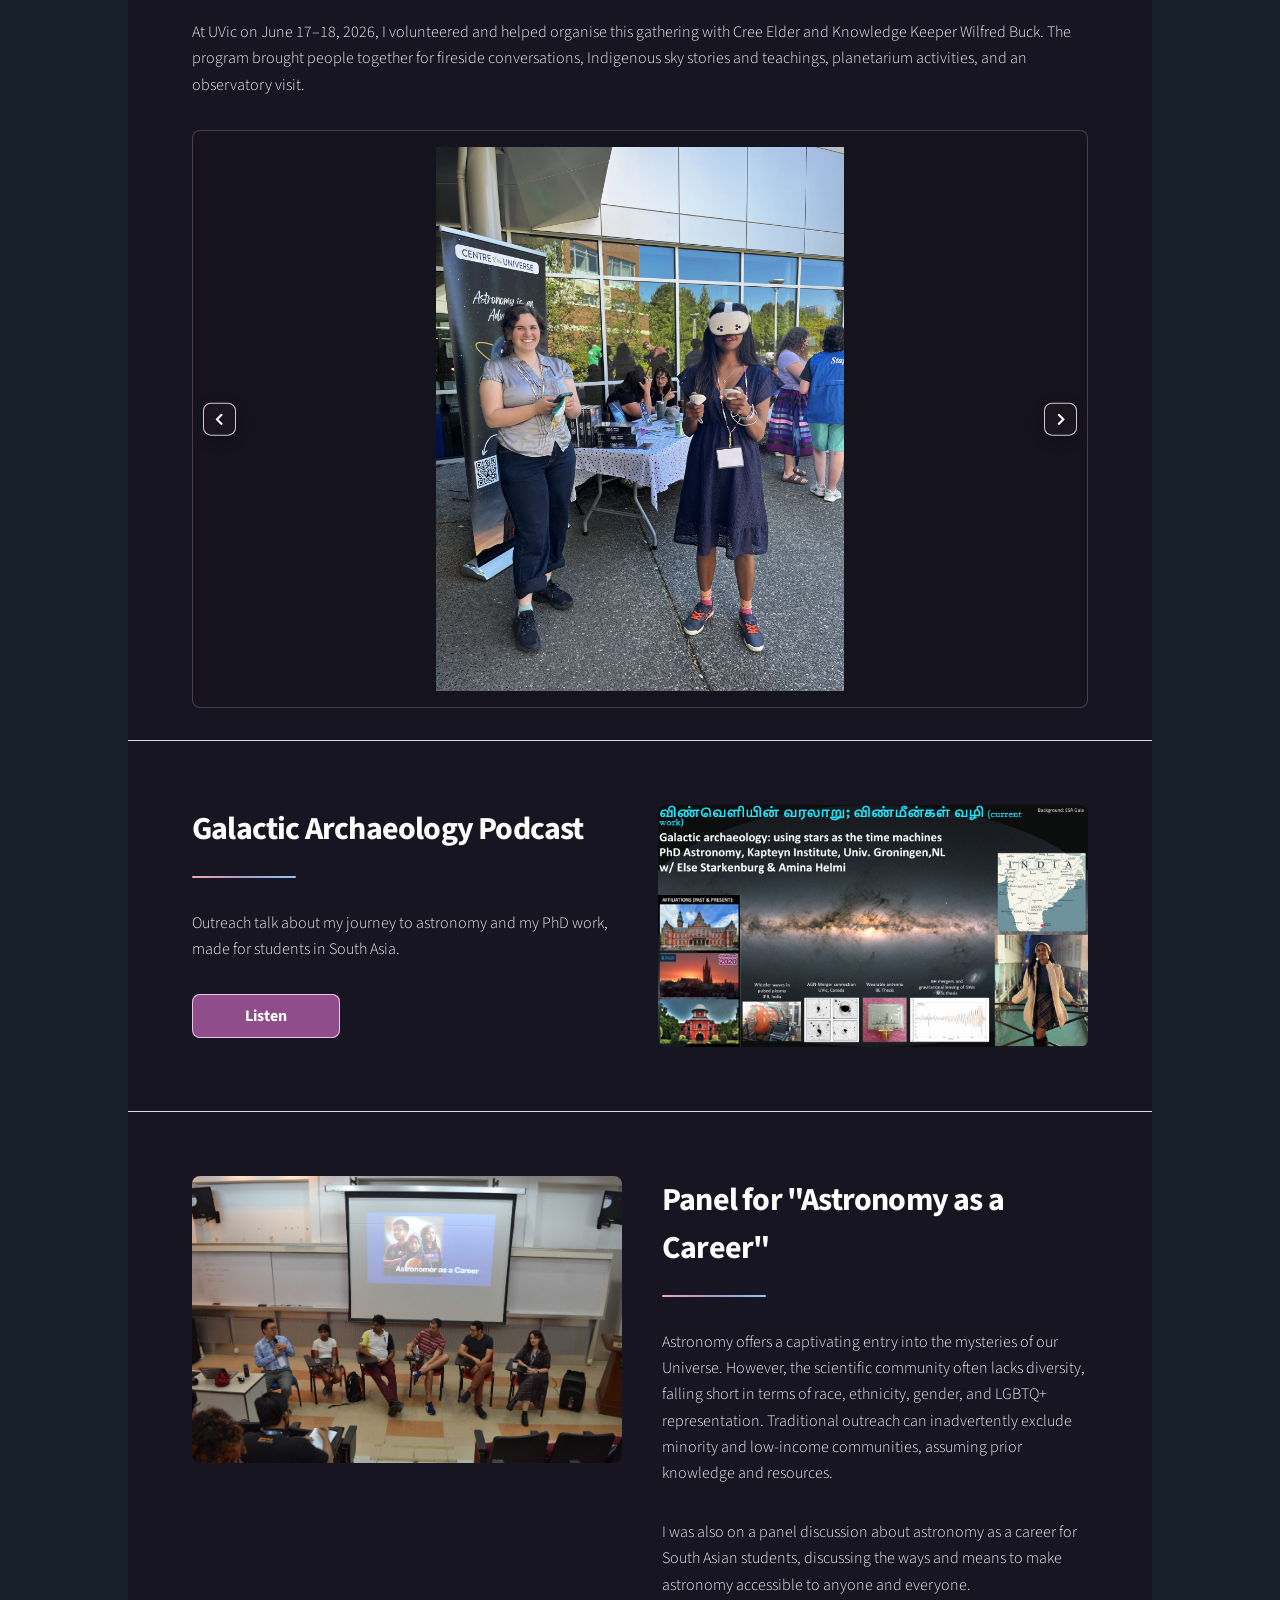
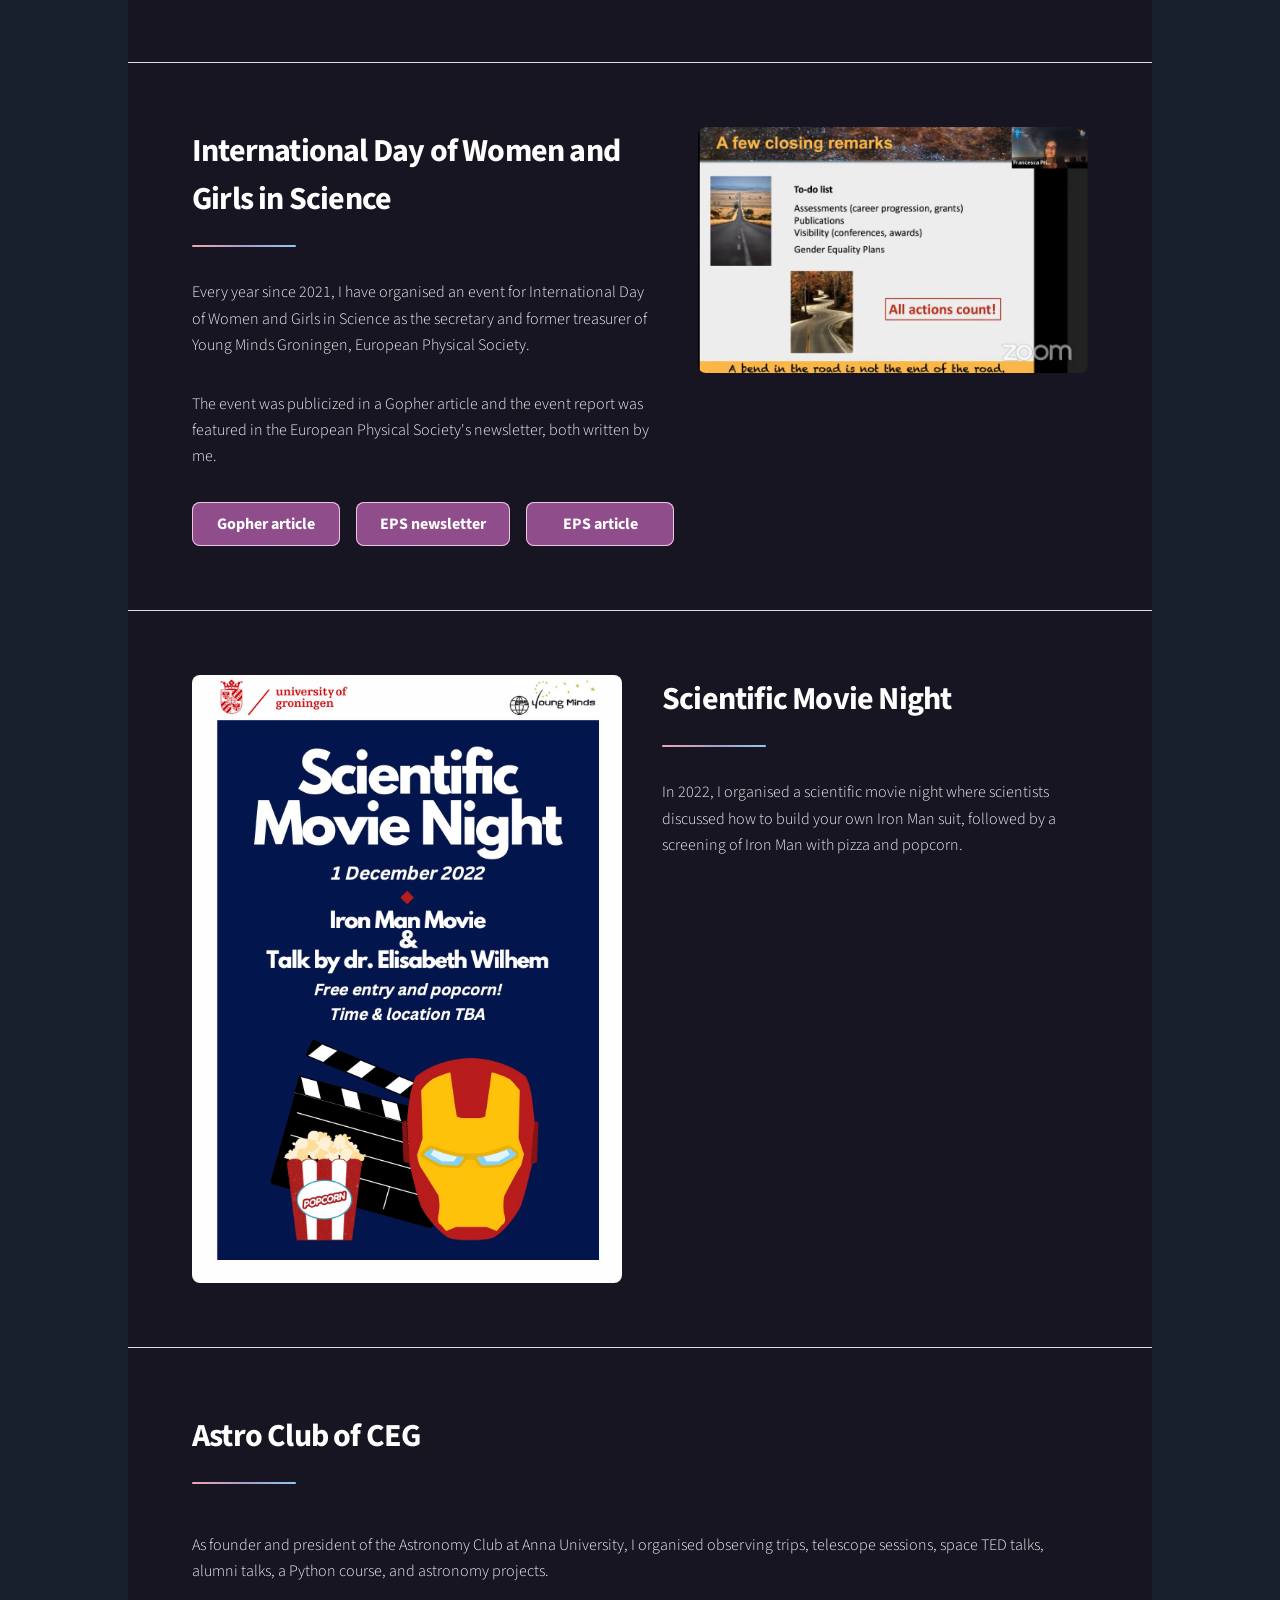
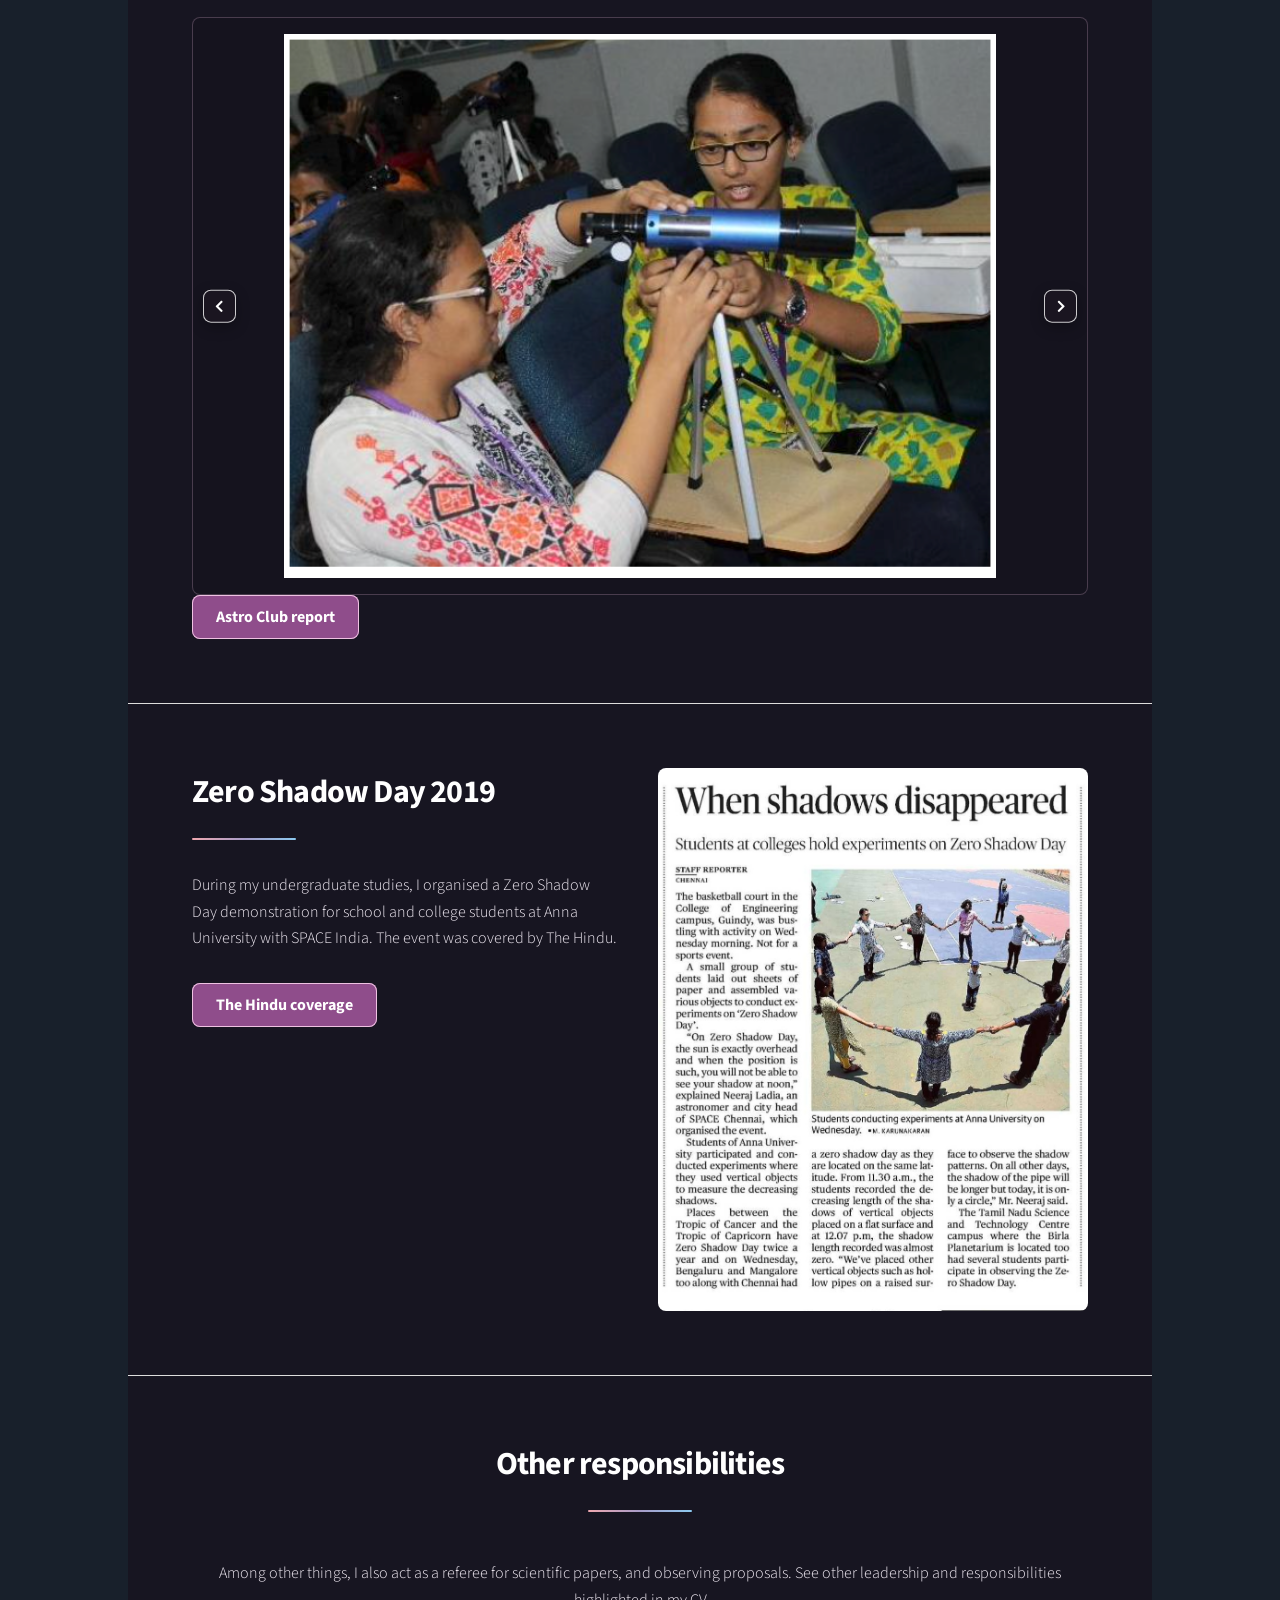
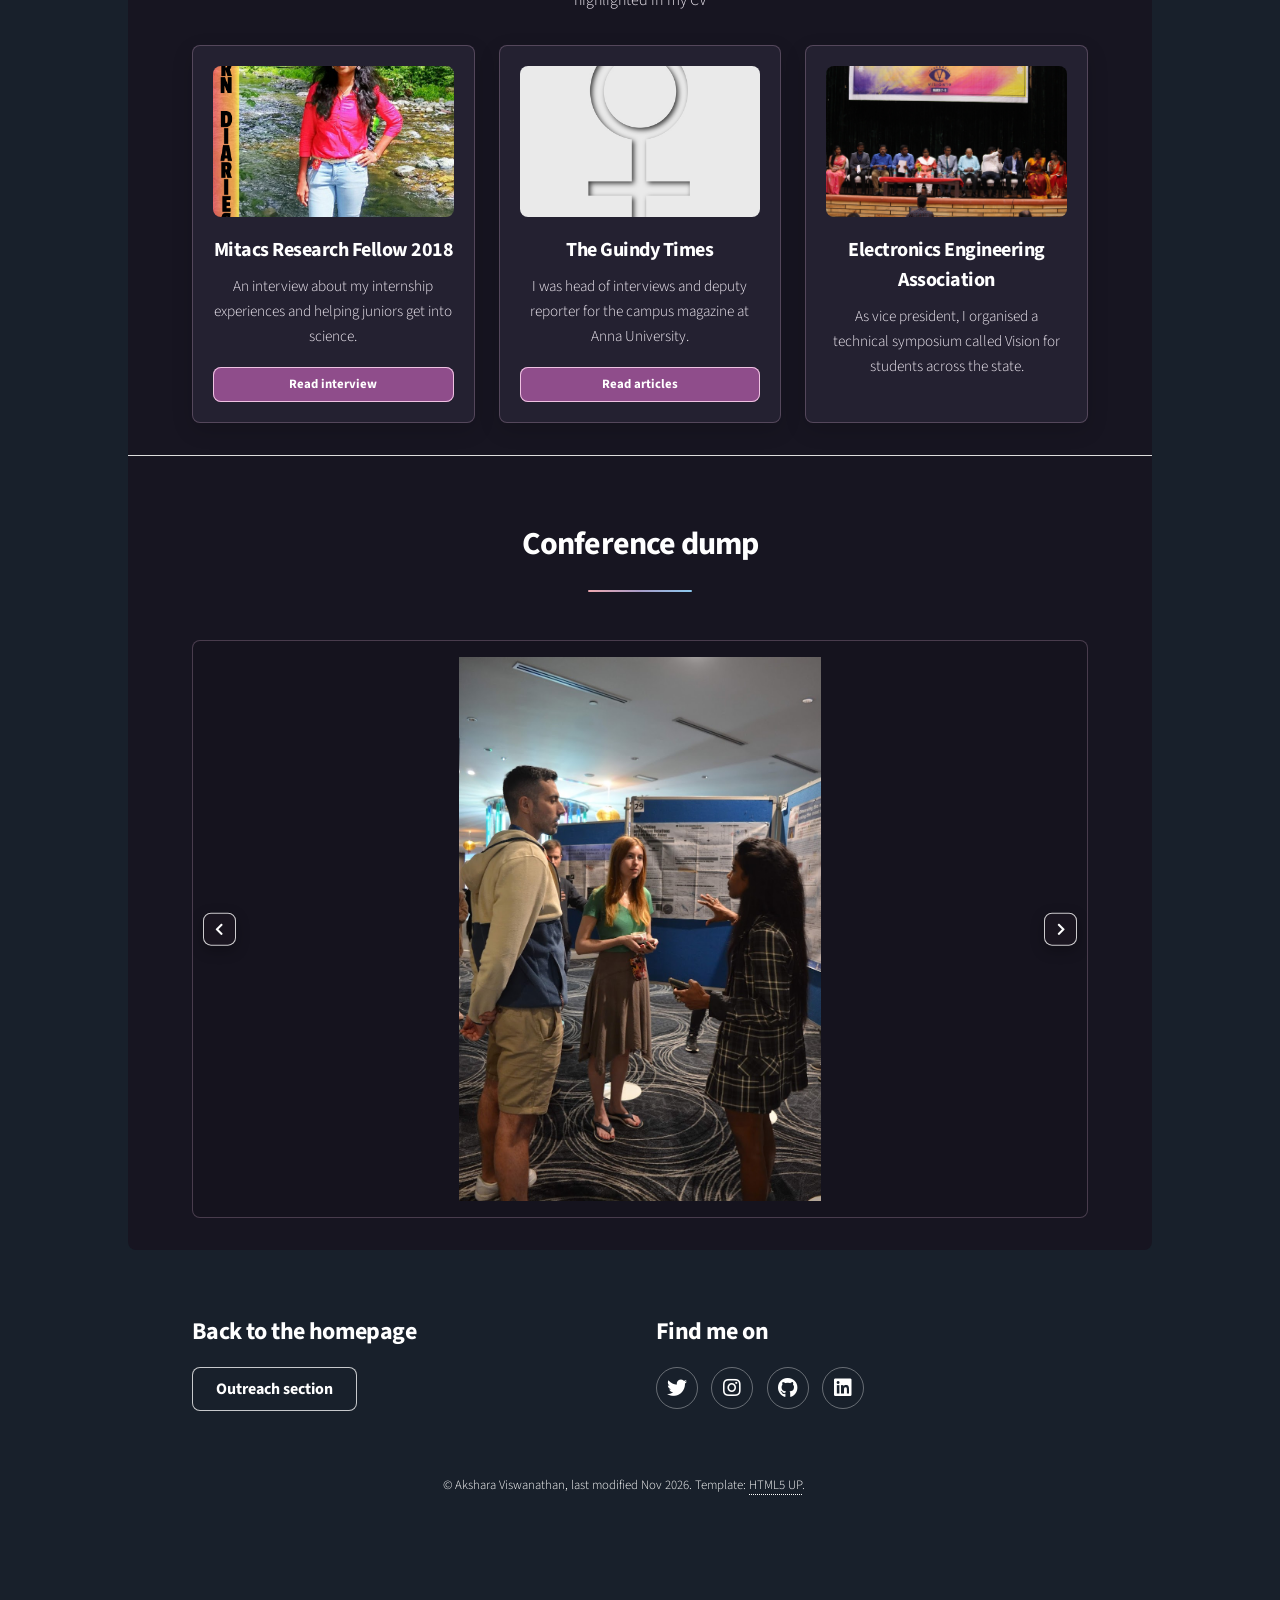
<file: outreach.html>
<!DOCTYPE HTML>
<!--
	Stellar by HTML5 UP
	html5up.net | @ajlkn
	Free for personal and commercial use under the CCA 3.0 license (html5up.net/license)
-->
<html>
	<head>
		<title>Akshara Viswanathan</title>
		<meta charset="utf-8" />
		<meta name="viewport" content="width=device-width, initial-scale=1, user-scalable=no" />
		<link rel="stylesheet" href="assets/css/main.css" />
		<link rel="icon" type="image/svg+xml" href="images/favicon.svg" />
		<link rel="icon" type="image/png" sizes="32x32" href="images/favicon-32.png" />
		<link rel="apple-touch-icon" href="images/apple-touch-icon.png" />
		<noscript><link rel="stylesheet" href="assets/css/noscript.css" /></noscript>
	</head>
	<body class="is-preload">
		<script>document.body.className = 'is-preload theme-' + (localStorage.getItem('theme') || 'dark');</script>
		<div id="wrapper">
			<header id="header">
				<button class="theme-toggle" type="button" aria-label="Switch to light mode"></button>
				<h1><a href="index.html" class="site-name">Akshara Viswanathan</a><span class="site-sep"> – </span>Media, EDI, and Outreach</h1>
			</header>

			<div id="main">
				<section class="main special">
					<header class="major">
						<h2>Recorded Talks</h2>
					</header>
					<div class="card-grid">
						<article class="gallery-card">
							<div class="video-embed">
								<iframe referrerpolicy="strict-origin-when-cross-origin" src="https://www.youtube.com/embed/ywoTSktCIi0"
									title="Ancient debris of the Magellanic Stream as tracers of tidal disruption"
									allowfullscreen>
								</iframe>
							</div>
							<h3>Near Field Cosmology workshop 2026</h3>
							<p>Ancient debris of the Magellanic Stream as tracers of tidal disruption.</p>
						</article>
						
						<article class="gallery-card">
							<div class="video-embed">
								<iframe referrerpolicy="strict-origin-when-cross-origin" src="https://www.youtube.com/embed/1rpuAAIqGkA"
									title="Reconstructing the early Milky Way using the most metal-poor stars"
									allowfullscreen>
								</iframe>
							</div>
							<h3>CITA Seminar 2026</h3>
							<p>Reconstructing the early Milky Way using the most metal-poor stars.</p>
						</article>
						
						<article class="gallery-card">
							<div class="video-embed">
								<iframe referrerpolicy="strict-origin-when-cross-origin" src="https://www.youtube.com/embed/RR21Rh1UBn8"
									title="Recorded astronomy talk"
									allowfullscreen>
								</iframe>
							</div>
							<h3>Rubin-LSST Near-field cosmology working group seminar</h3>
							<p>A research talk on metal-poor stars and the ancient Milky Way.</p>
						</article>
						
						<article class="gallery-card">
							<div class="video-embed">
								<iframe referrerpolicy="strict-origin-when-cross-origin" src="https://www.youtube.com/embed/9R84iuA3m-A"
									title="Mapping the ancient Milky Way through metal-poor stars and stellar streams"
									allowfullscreen>
								</iframe>
							</div>
							<h3>DAO Astronomy Colloquium 2025</h3>
							<p>Mapping the ancient Milky Way through metal-poor stars and stellar streams.</p>
						</article>
						<article class="gallery-card">
							<div class="video-embed"><iframe referrerpolicy="strict-origin-when-cross-origin" src="https://www.youtube.com/embed/NstRNk38p_A" title="GALAH Science meeting talk" allowfullscreen></iframe></div>
							<h3>GALAH Science Meeting 2021</h3>
							<p>A recorded science talk from the GALAH Science Meeting.</p>
						</article>
						<article class="gallery-card">
							<div class="video-embed"><iframe referrerpolicy="strict-origin-when-cross-origin" src="https://www.youtube.com/embed/wRqa0au6uZo" title="Netherlands Astronomers Club talk" allowfullscreen></iframe></div>
							<h3>Netherlands Astronomers Club 2021</h3>
							<p>A recorded talk from the Netherlands Astronomers Club.</p>
						</article>
						<article class="gallery-card">
							<div class="video-embed"><iframe referrerpolicy="strict-origin-when-cross-origin" src="https://www.youtube.com/embed/jJy0zaS6UEw" title="Astro Club interview" allowfullscreen></iframe></div>
							<h3>Astro Club Interview</h3>
							<p>An interview about how I started the Astronomy Club at Anna University.</p>
						</article>
					</div>
				</section>

				<section id="astronomy-on-tap2" class="main outreach-detail">
					<div class="spotlight">
						<div class="content">
							<header class="major"><h2>Astronomy on Tap Groningen</h2></header>
							<p>I was the Astronomy on Tap Groningen speaker, sharing "The superpower of stellar streams" with the Groningen community. 
								It is always an incredible feeling sharing the love of stellar streams with the general public!</p>
						</div>
						<span class="image">
							<img src="images/aot-gron1.jpeg" alt="Akshara speaking at the Astronomy on Tap Groningen" />
							<img src="images/aot-gron2.jpeg" alt="Akshara speaking at the Astronomy on Tap Groningen" />
						</span>
					</div>
				</section>

				<section id="astronomy-on-tap" class="main outreach-detail">
					<div class="spotlight reverse">
						<div class="content">
							<header class="major"><h2>Astronomy on Tap Victoria</h2></header>
							<p>I was the inaugural speaker for Astronomy on Tap Victoria, sharing astronomy with the Victoria community.</p>
						</div>
						<span class="image"><img src="images/aot.jpeg" alt="Akshara speaking at the launch of Astronomy on Tap Victoria" /></span>
					</div>
				</section>

				<section id="indigenous-star-gathering" class="main">
					<header class="major"><h2>Indigenous Star Gathering with Elder Wilfred Buck</h2></header>
					<p>At UVic on June 17–18, 2026, I volunteered and helped organise this gathering with Cree Elder and Knowledge Keeper Wilfred Buck. The program brought people together for fireside conversations, Indigenous sky stories and teachings, planetarium activities, and an observatory visit.</p>
					<div class="photo-strip">
						<img src="images/indigenous1.jpeg" alt="Participants at the Indigenous Star Gathering at UVic" />
						<img src="images/indigenous2.jpeg" alt="Participants gathered around a telescope at the Indigenous Star Gathering" />
					</div>
				</section>

				<section id="podcast" class="main outreach-detail">
					<div class="spotlight">
						<div class="content">
							<header class="major"><h2>Galactic Archaeology Podcast</h2></header>
							<p>Outreach talk about my journey to astronomy and my PhD work, made for students in South Asia.</p>
							<ul class="actions"><li><a href="https://open.spotify.com/episode/4mDzrXkXhSxcajCwTtNdeE" class="button primary">Listen</a></li></ul>
						</div>
						<span class="image"><img src="images/intro.jpeg" alt="Podcast cover" /></span>
					</div>
				</section>

				<section id="edi" class="main outreach-detail">
					<div class="spotlight reverse">
						<div class="content">
							<header class="major"><h2>Panel for "Astronomy as a Career"</h2></header>
							<p>Astronomy offers a captivating entry into the mysteries of our Universe. However, the scientific community often lacks diversity, falling short in terms of race, ethnicity, gender, and LGBTQ+ representation. Traditional outreach can inadvertently exclude minority and low-income communities, assuming prior knowledge and resources.</p>
							<p>I was also on a panel discussion about astronomy as a career for South Asian students, discussing the ways and means to make astronomy accessible to anyone and everyone.</p>
						</div>
						<span class="image"><img src="images/panel.jpeg" alt="Panel discussion in Kuala Lumpur" /></span>
					</div>
				</section>

				<section id="women-science" class="main outreach-detail">
					<div class="spotlight">
						<div class="content">
							<header class="major"><h2>International Day of Women and Girls in Science</h2></header>
							<p>Every year since 2021, I have organised an event for International Day of Women and Girls in Science as the secretary and former treasurer of Young Minds Groningen, European Physical Society.</p>
							<p>The event was publicized in a Gopher article and the event report was featured in the European Physical Society's newsletter, both written by me.</p>
							<ul class="actions">
								<li><a href="https://gophergroningen.com/new-mindmint-archive/2022/2/8/event-international-day-of-women-and-girls-in-science-dm9t8" class="button primary">Gopher article</a></li>
								<li><a href="documents/EPN-53-3.pdf" class="button">EPS newsletter</a></li>
								<li><a href="images/young-minds-article.png" class="button">EPS article</a></li>
							</ul>
						</div>
						<span class="image"><img src="images/stemwomen.png" alt="International Day of Women and Girls in Science poster" /></span>
					</div>
				</section>

				<section id="movie-night" class="main outreach-detail">
					<div class="spotlight reverse">
						<div class="content">
							<header class="major"><h2>Scientific Movie Night</h2></header>
							<p>In 2022, I organised a scientific movie night where scientists discussed how to build your own Iron Man suit, followed by a screening of Iron Man with pizza and popcorn.</p>
						</div>
						<span class="image"><img src="images/movie-night-flyer.jpg" alt="Scientific movie night flyer" /></span>
					</div>
				</section>

				<section id="astro-club" class="main">
					<header class="major"><h2>Astro Club of CEG</h2></header>
					<p>As founder and president of the Astronomy Club at Anna University, I organised observing trips, telescope sessions, space TED talks, alumni talks, a Python course, and astronomy projects.</p>
					<div class="photo-strip">
						<img src="images/astro1.png" alt="Astro Club of CEG" />
						<img src="images/astro2.png" alt="Astro Club of CEG" />
						<img src="images/astro3.png" alt="Astro Club of CEG" />
					</div>
					<ul class="actions"><li><a href="documents/astro-club-2019-report.pdf" class="button primary">Astro Club report</a></li></ul>
				</section>

				<section id="zero-shadow" class="main outreach-detail">
					<div class="spotlight">
						<div class="content">
							<header class="major"><h2>Zero Shadow Day 2019</h2></header>
							<p>During my undergraduate studies, I organised a Zero Shadow Day demonstration for school and college students at Anna University with SPACE India. The event was covered by The Hindu.</p>
							<ul class="actions"><li><a href="https://www.thehindu.com/news/cities/chennai/when-shadows-disappeared/article26937280.ece" class="button primary">The Hindu coverage</a></li></ul>
						</div>
						<span class="image"><img src="images/ZSD Media Coverage.jpg" alt="Zero Shadow Day media coverage" /></span>
					</div>
				</section>

				<section id="interviews" class="main special">
					<header class="major"><h2>Other responsibilities</h2></header>
					<p>Among other things, I also act as a referee for scientific papers, and observing proposals. 
						See other leadership and responsibilities highlighted in my CV</p>
					<div class="card-grid">
						<article class="gallery-card">
							<img src="images/intern.jpeg" alt="Mitacs research fellow interview" />
							<h3>Mitacs Research Fellow 2018</h3>
							<p>An interview about my internship experiences and helping juniors get into science.</p>
							<a href="https://guindytimes.com/articles/i-don't-know-where-i'm-going-but-i'm-on-my-right-way'-says-akshara-viswanathan-intern-diaries" class="button small">Read interview</a>
						</article>
						<article class="gallery-card">
							<img src="images/girl.jpeg" alt="The Guindy Times" />
							<h3>The Guindy Times</h3>
							<p>I was head of interviews and deputy reporter for the campus magazine at Anna University.</p>
							<a href="https://guindytimes.com/authors/Akshara%20viswanathan" class="button small">Read articles</a>
						</article>
						<article class="gallery-card">
							<img src="images/vision.jpeg" alt="Vision symposium" />
							<h3>Electronics Engineering Association</h3>
							<p>As vice president, I organised a technical symposium called Vision for students across the state.</p>
						</article>
					</div>
				</section>

				<section id="conferences" class="main special">
					<header class="major"><h2>Conference dump</h2></header>
					<div class="photo-strip">
						<img src="images/conf1.jpeg" alt="Conference photo" />
						<img src="images/conf2.jpeg" alt="Conference photo" />
						<img src="images/conf3.jpeg" alt="Conference photo" />
						<img src="images/conf4.jpeg" alt="Conference photo" />
						<img src="images/conf5.jpeg" alt="Conference photo" />
						<img src="images/conf6.jpeg" alt="Conference photo" />
						<img src="images/conf7.jpeg" alt="Conference photo" />
						<img src="images/conf8.jpeg" alt="Conference photo" />
						<img src="images/conf9.jpeg" alt="Conference photo" />
						<img src="images/conf10.jpeg" alt="Conference photo" />
						<img src="images/conf11.jpeg" alt="Conference photo" />
						<img src="images/conf12.jpeg" alt="Conference photo" />
						<img src="images/conf13.jpeg" alt="Conference photo" />
						<img src="images/conf14.jpeg" alt="Conference photo" />
						<img src="images/conf15.jpeg" alt="Conference photo" />
						<img src="images/conf16.jpeg" alt="Conference photo" />
						<img src="images/conf17.jpeg" alt="Conference photo" />
						<img src="images/conf18.jpeg" alt="Conference photo" />
						<img src="images/conf19.jpeg" alt="Conference photo" />
						<img src="images/conf20.jpeg" alt="Conference photo" />
						<img src="images/conf21.jpeg" alt="Conference photo" />
						<img src="images/conf22.jpeg" alt="Conference photo" />
						<img src="images/conf23.jpeg" alt="Conference photo" />
						<img src="images/conf24.jpeg" alt="Conference photo" />
						<img src="images/conf25.jpeg" alt="Conference photo" />
						<img src="images/conf26.jpeg" alt="Conference photo" />
					</div>
				</section>
			</div>

			<footer id="footer">
				<section>
					<h2>Back to the homepage</h2>
					<ul class="actions"><li><a href="index.html#outreach" class="button">Outreach section</a></li></ul>
				</section>
				<section>
					<h2>Find me on</h2>
					<ul class="icons">
						<li><a href="https://twitter.com/astroakshara" class="icon brands fa-twitter alt"><span class="label">Twitter</span></a></li>
						<li><a href="https://www.instagram.com/astro.akshara/" class="icon brands fa-instagram alt"><span class="label">Instagram</span></a></li>
						<li><a href="https://github.com/astroakshara" class="icon brands fa-github alt"><span class="label">GitHub</span></a></li>
						<li><a href="https://www.linkedin.com/in/astroakshara/" class="icon brands fa-linkedin alt"><span class="label">LinkedIn</span></a></li>
					</ul>
				</section>
				<p class="copyright">&copy; Akshara Viswanathan, last modified Nov 2026. Template: <a href="https://html5up.net">HTML5 UP</a>.</p>
			</footer>
		</div>

		<script src="assets/js/jquery.min.js"></script>
		<script src="assets/js/jquery.scrollex.min.js"></script>
		<script src="assets/js/jquery.scrolly.min.js"></script>
		<script src="assets/js/browser.min.js"></script>
		<script src="assets/js/breakpoints.min.js"></script>
		<script src="assets/js/util.js"></script>
		<script src="assets/js/main.js"></script>
		<script src="assets/js/starfield.js"></script>
	</body>
</html>
</file>
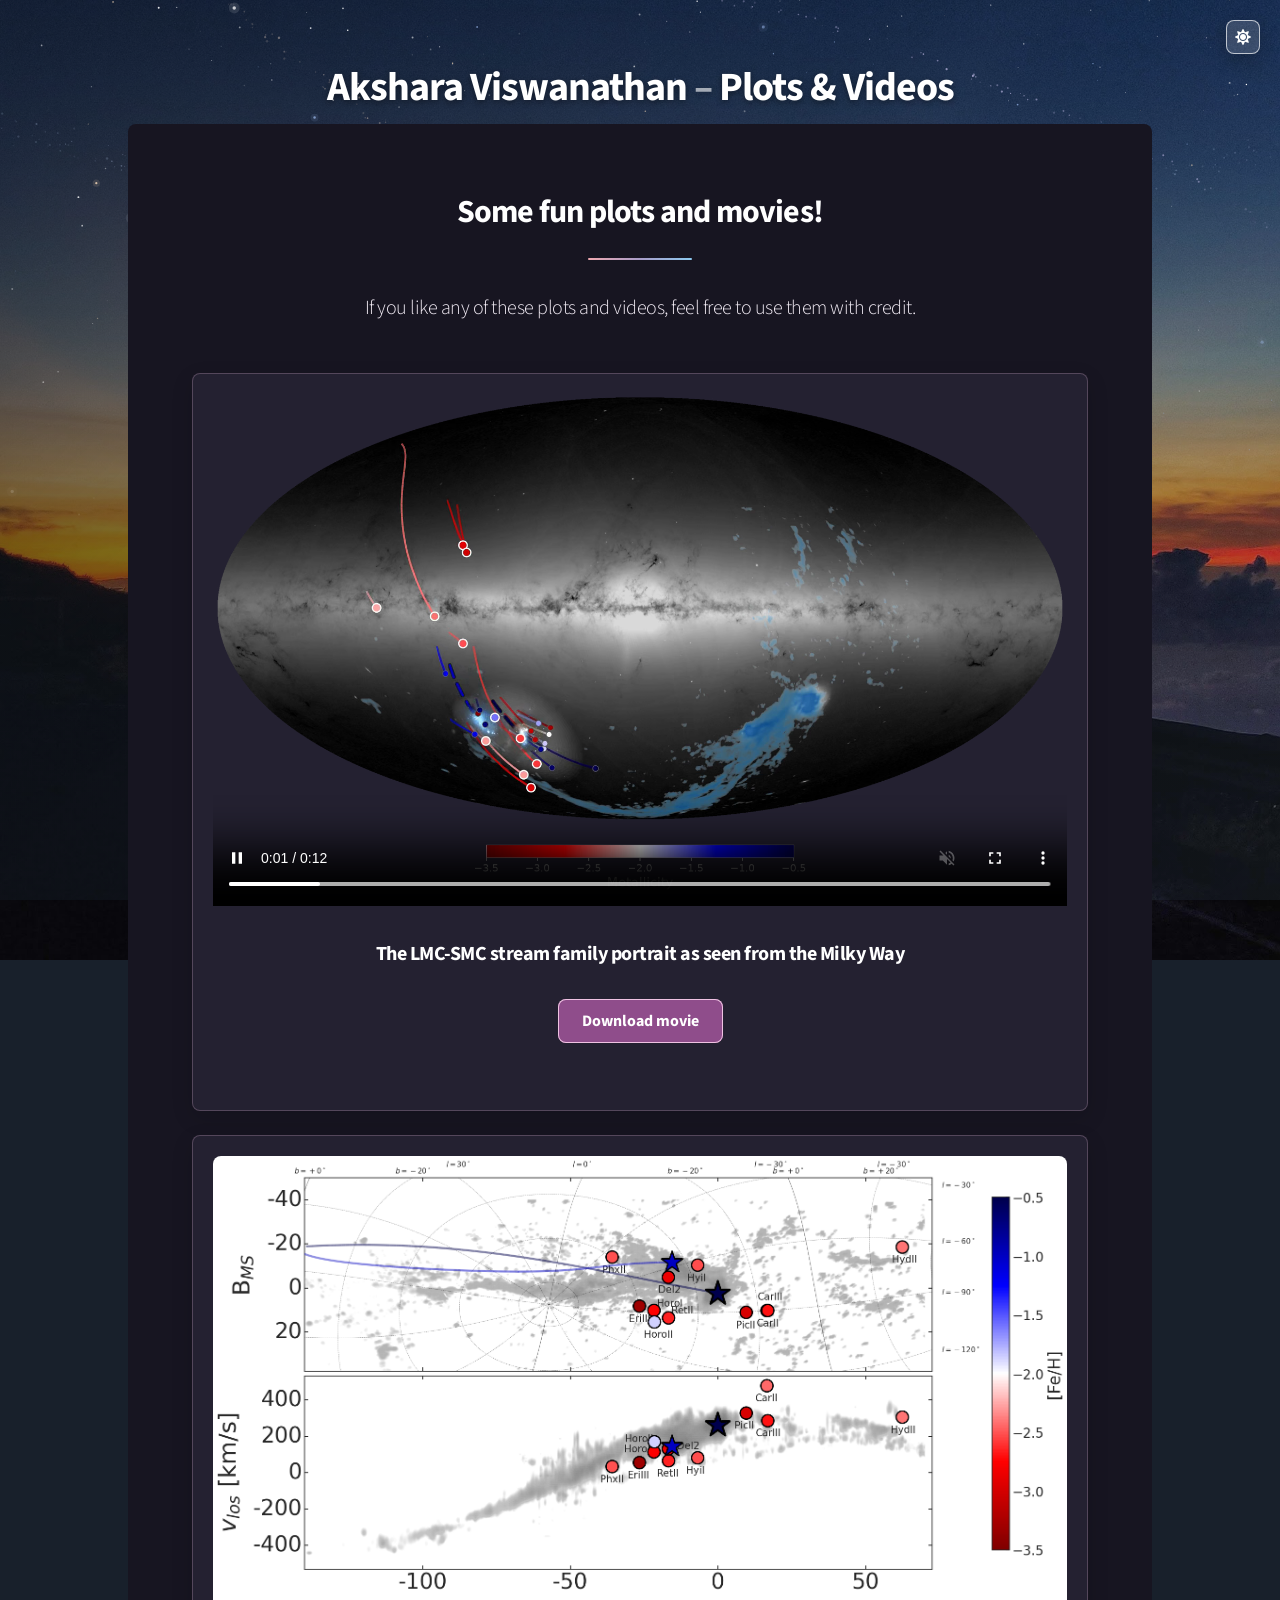
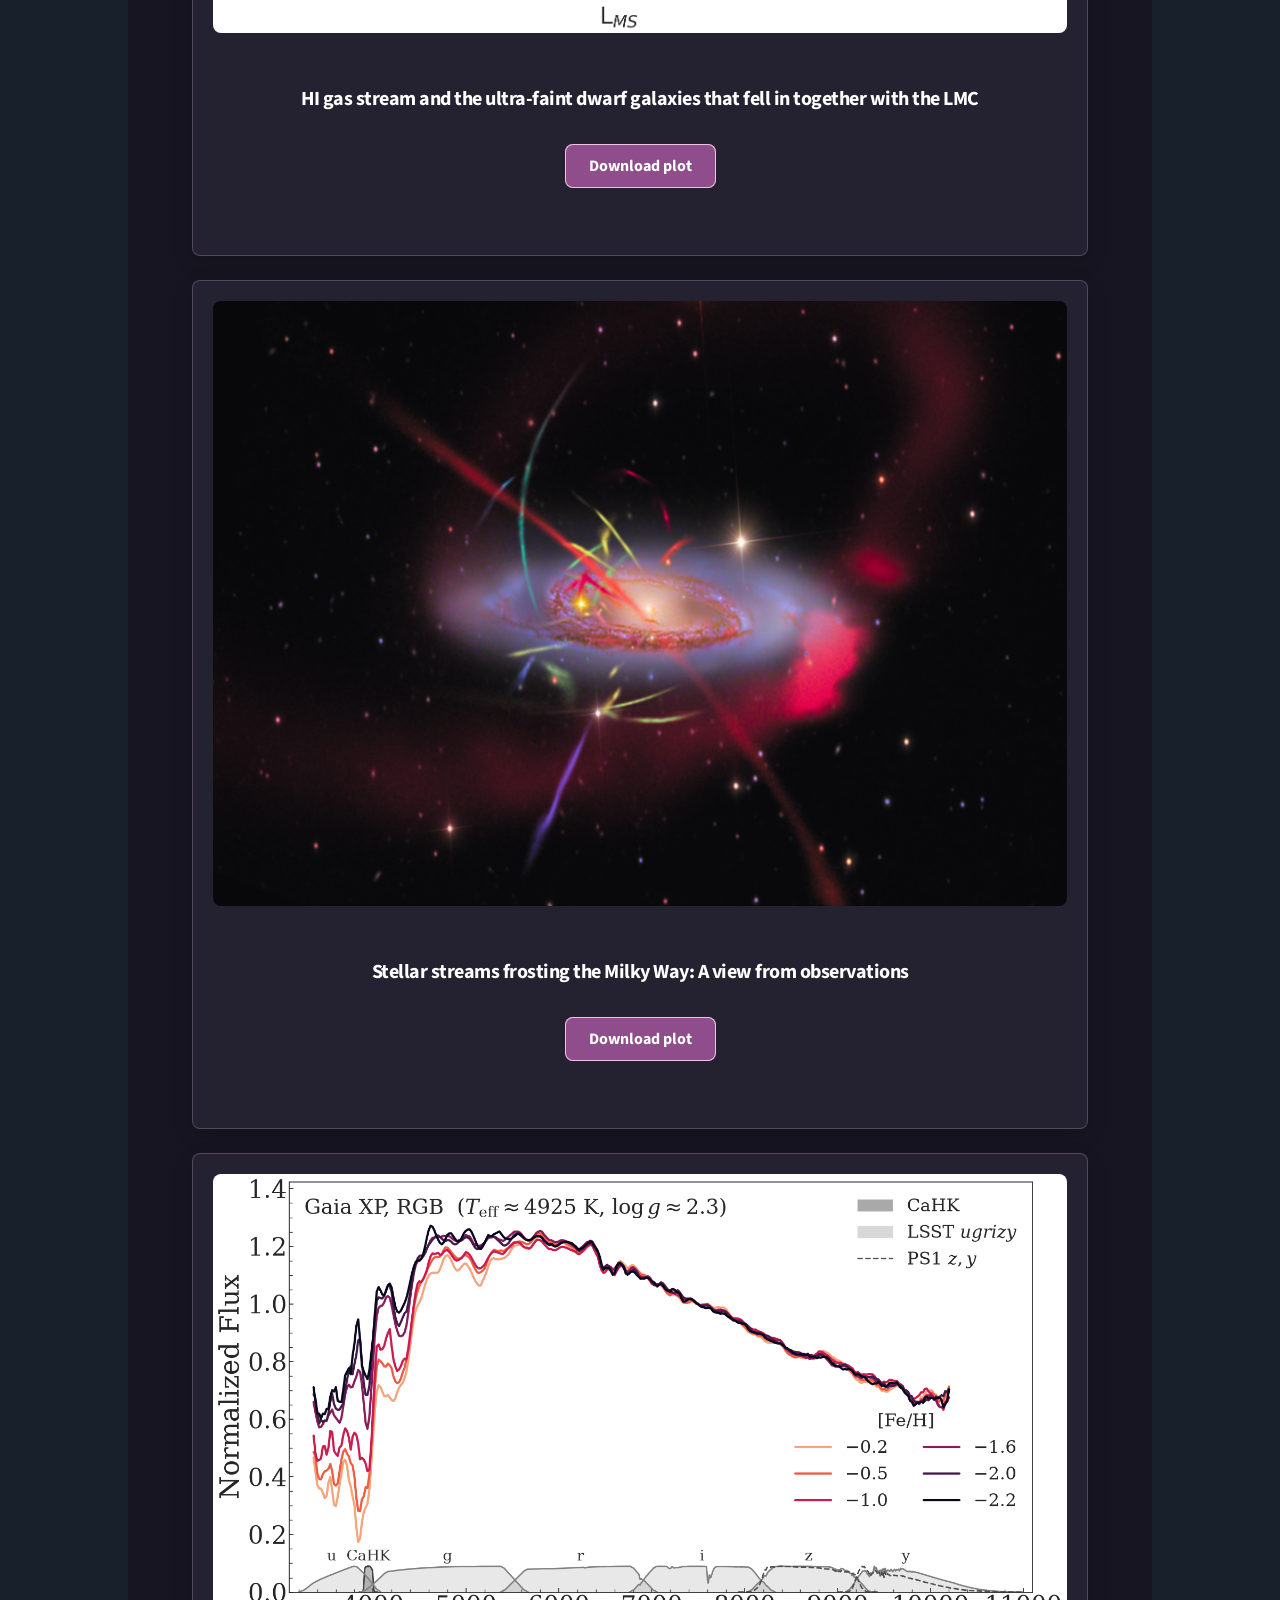
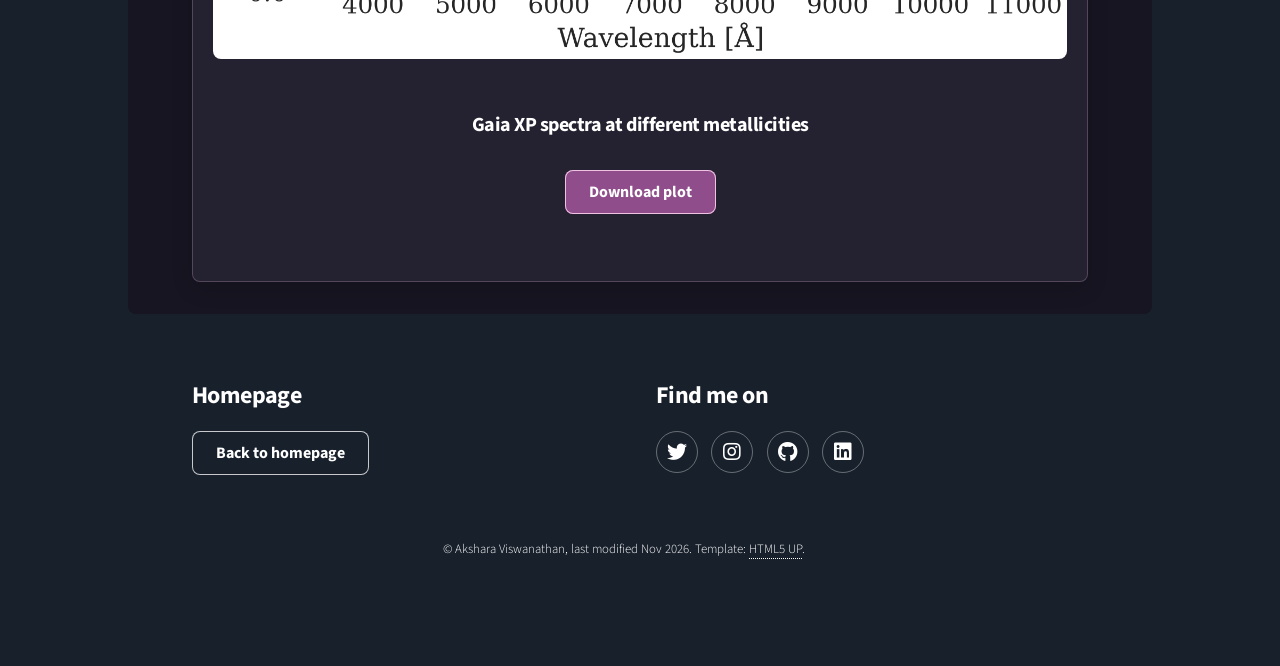
<file: plots-videos.html>
<!DOCTYPE HTML>
<html>
	<head>
		<title>Akshara Viswanathan</title>
		<meta charset="utf-8" />
		<meta name="viewport" content="width=device-width, initial-scale=1, user-scalable=no" />
		<link rel="stylesheet" href="assets/css/main.css" />
		<link rel="icon" type="image/svg+xml" href="images/favicon.svg" />
		<link rel="icon" type="image/png" sizes="32x32" href="images/favicon-32.png" />
		<link rel="apple-touch-icon" href="images/apple-touch-icon.png" />
		<noscript><link rel="stylesheet" href="assets/css/noscript.css" /></noscript>
	</head>
	<body class="is-preload">
		<script>document.body.className = 'is-preload theme-' + (localStorage.getItem('theme') || 'dark');</script>
		<div id="wrapper">
			<header id="header">
				<button class="theme-toggle" type="button" aria-label="Switch to light mode"></button>
				<h1><a href="index.html" class="site-name">Akshara Viswanathan</a><span class="site-sep"> – </span>Plots &amp; Videos</h1>
			</header>
			<div id="main">
				<section class="main special">
					<header class="major">
						<h2>Some fun plots and movies!</h2>
						<p>If you like any of these plots and videos, feel free to use them with credit.</p>
					</header>
					<div class="card-grid media-grid">
						<article class="gallery-card media-placeholder">
							<div class="media-preview">
								<video autoplay muted loop playsinline controls preload="metadata" poster="images/mss_orbits_sky_poster.png" aria-label="Animated all-sky map of the orbits of very metal-poor stars, colour-coded by metallicity">
									<source src="images/mss_orbits_sky_hevc.mov" type='video/quicktime; codecs="hvc1"' />
									<source src="images/mss_orbits_sky.webm" type="video/webm" />
								</video>
							</div>
							<h3 style="list-style: none; text-align: center; width: 100%; margin: 15px 0;">The LMC-SMC stream family portrait as seen from the Milky Way</h3>
							<ul class="actions">
								<li style="list-style: none; text-align: center; width: 100%; margin: 15px 0;">
									<a href="images/mss_orbits_sky.webm" class="button" download>Download movie</a>
								</li>
							</ul>
						</article>
						<article class="gallery-card media-placeholder">
							<div class="media-preview"><img src="images/ms-ufd.png" alt="Plot showing the HI Magellanic stream and ultra-faint dwarf galaxies that fell in with the Large Magellanic Cloud" /></div>
							<h3 style="list-style: none; text-align: center; width: 100%; margin: 15px 0;">HI gas stream and the ultra-faint dwarf galaxies that fell in together with the LMC</h3>
							<ul class="actions">
								<li style="list-style: none; text-align: center; width: 100%; margin: 15px 0;">
									<a href="images/ms-ufd.png" class="button">Download plot</a>
								</li>								
							</ul>
						</article>
						<article class="gallery-card media-placeholder">
							<div class="media-preview"><img src="images/nfc-postcard.png" alt="Stellar streams around MW-like galaxy" /></div>
							<h3 style="list-style: none; text-align: center; width: 100%; margin: 15px 0;">Stellar streams frosting the Milky Way: A view from observations</h3>
							<ul class="actions">
								<li style="list-style: none; text-align: center; width: 100%; margin: 15px 0;">
									<a href="images/nfc-postcard.png" class="button">Download plot</a>
								</li>
							</ul>
						</article>
						<article class="gallery-card media-placeholder">
							<div class="media-preview"><img src="images/xp_rgb_metallicity.png" alt="Normalised Gaia XP spectra of red giant stars from [Fe/H] = -0.2 to -2.2, with the CaHK, LSST ugrizy and PS1 z, y filter curves underneath" /></div>
							<h3 style="list-style: none; text-align: center; width: 100%; margin: 15px 0;">Gaia XP spectra at different metallicities</h3>
							<ul class="actions">
								<li style="list-style: none; text-align: center; width: 100%; margin: 15px 0;">
									<a href="images/xp_rgb_metallicity.png" class="button">Download plot</a>
								</li>
							</ul>
						</article>
					</div>
				</section>
			</div>
			<footer id="footer">
				<section>
					<h2>Homepage</h2>
					<ul class="actions"><li><a href="index.html" class="button">Back to homepage</a></li></ul>
				</section>
				<section>
					<h2>Find me on</h2>
					<ul class="icons">
						<li><a href="https://twitter.com/astroakshara" class="icon brands fa-twitter alt"><span class="label">Twitter</span></a></li>
						<li><a href="https://www.instagram.com/astro.akshara/" class="icon brands fa-instagram alt"><span class="label">Instagram</span></a></li>
						<li><a href="https://github.com/astroakshara" class="icon brands fa-github alt"><span class="label">GitHub</span></a></li>
						<li><a href="https://www.linkedin.com/in/astroakshara/" class="icon brands fa-linkedin alt"><span class="label">LinkedIn</span></a></li>
					</ul>
				</section>
				<p class="copyright">&copy; Akshara Viswanathan, last modified Nov 2026. Template: <a href="https://html5up.net">HTML5 UP</a>.</p>
			</footer>
		</div>
		<script src="assets/js/jquery.min.js"></script>
		<script src="assets/js/jquery.scrollex.min.js"></script>
		<script src="assets/js/jquery.scrolly.min.js"></script>
		<script src="assets/js/browser.min.js"></script>
		<script src="assets/js/breakpoints.min.js"></script>
		<script src="assets/js/util.js"></script>
		<script src="assets/js/main.js"></script>
		<script src="assets/js/starfield.js"></script>
	</body>
</html>
</file>
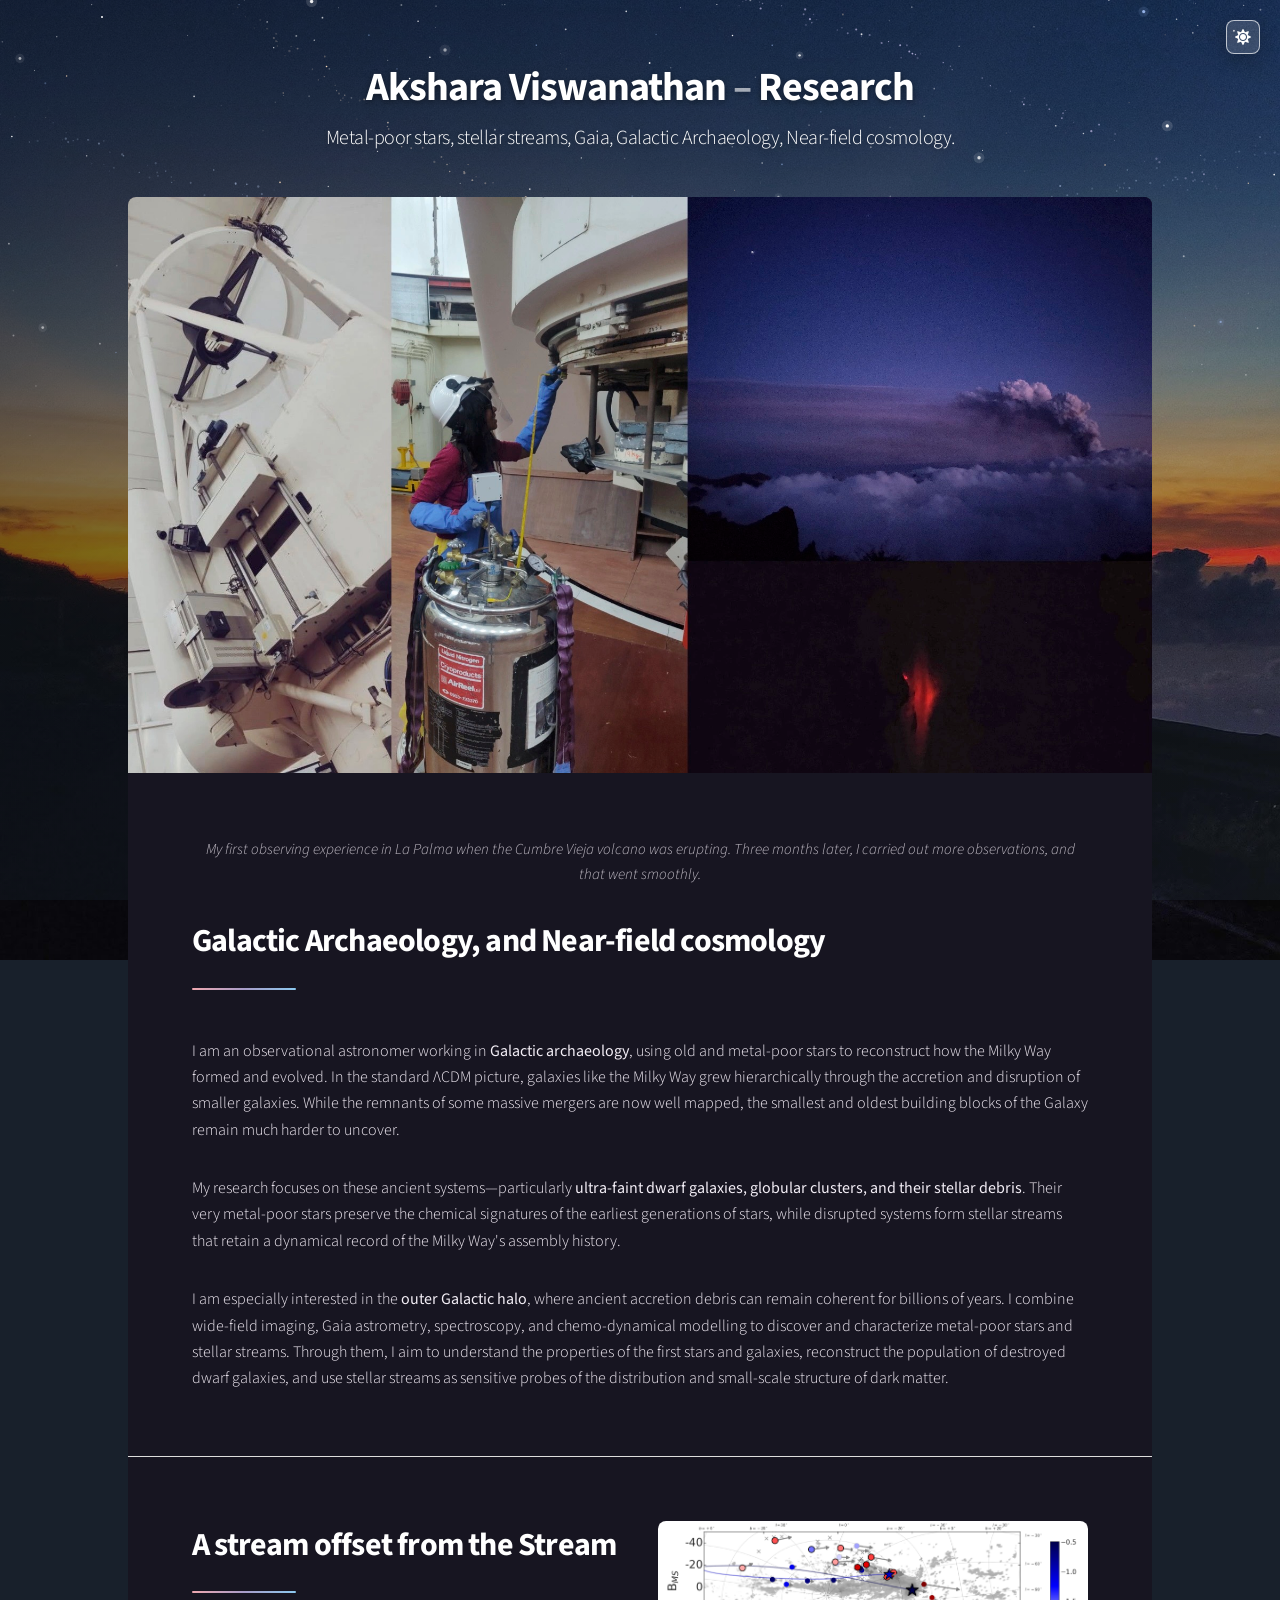
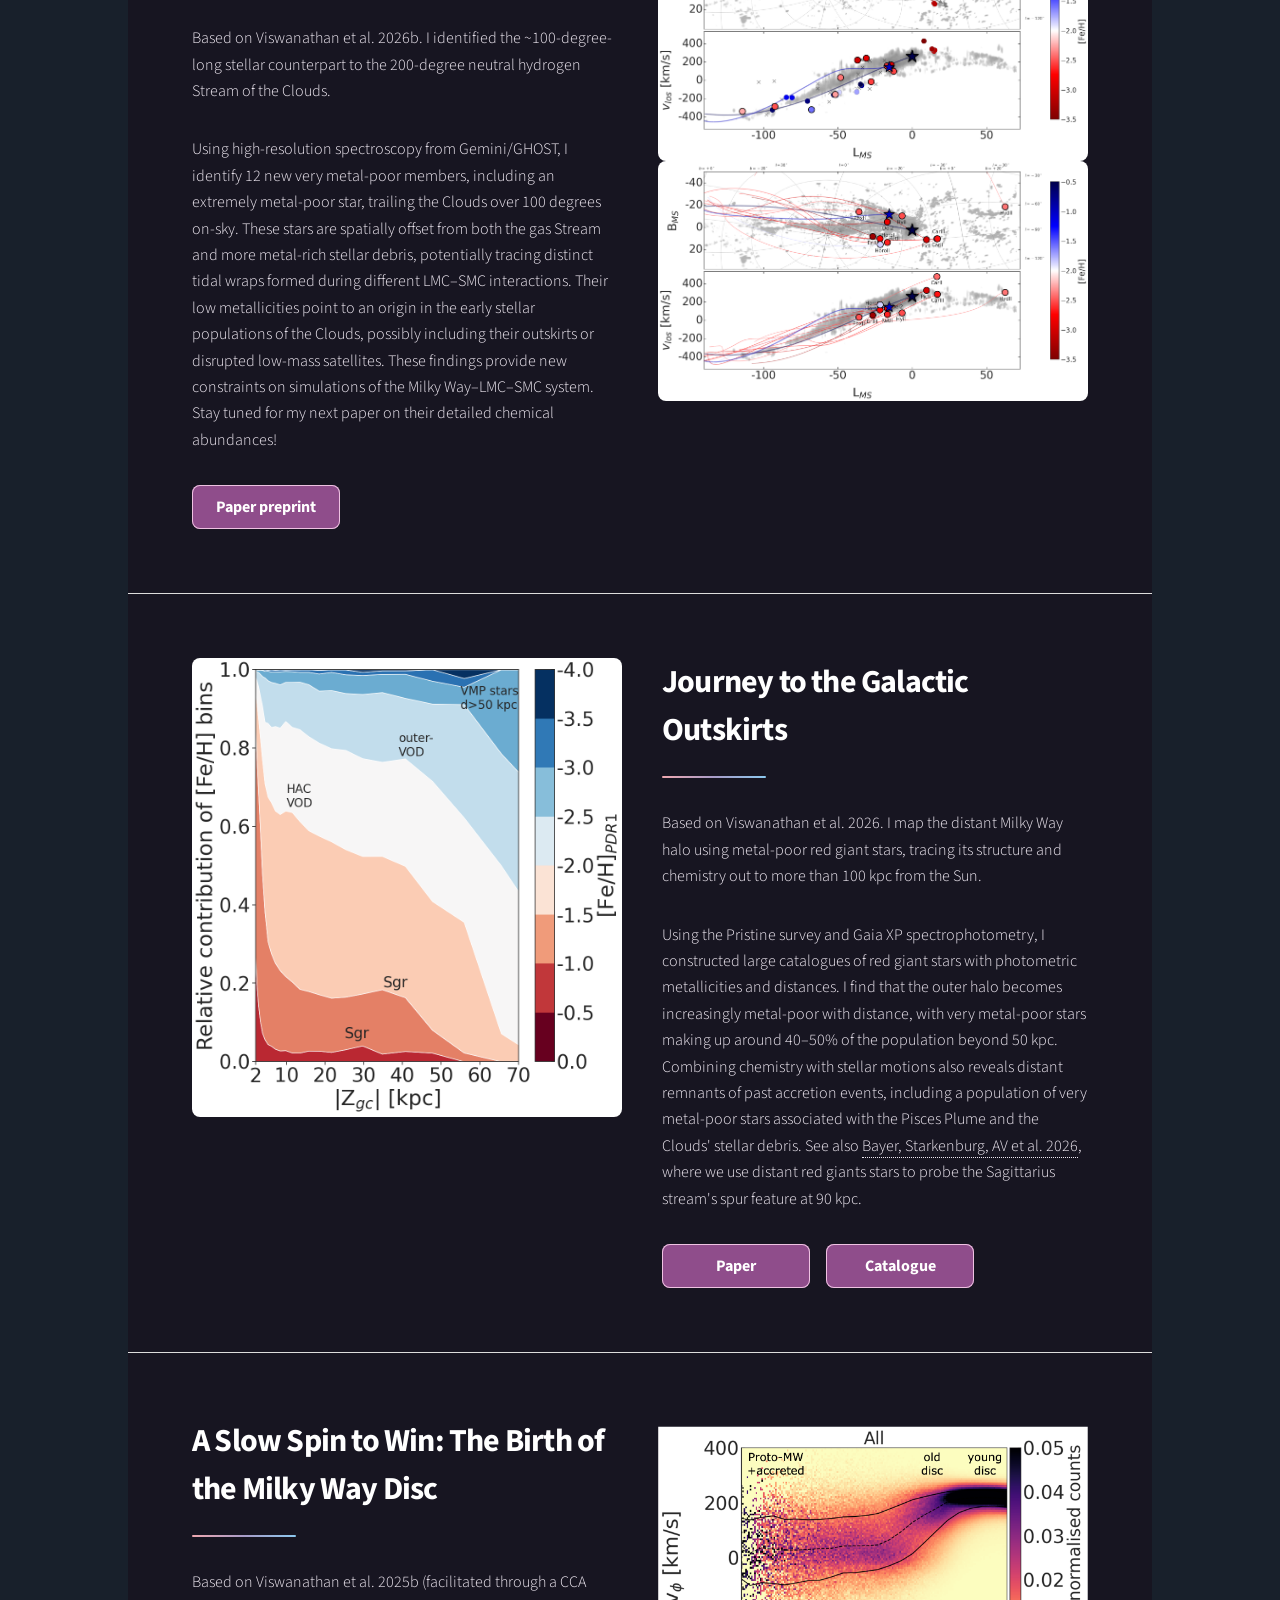
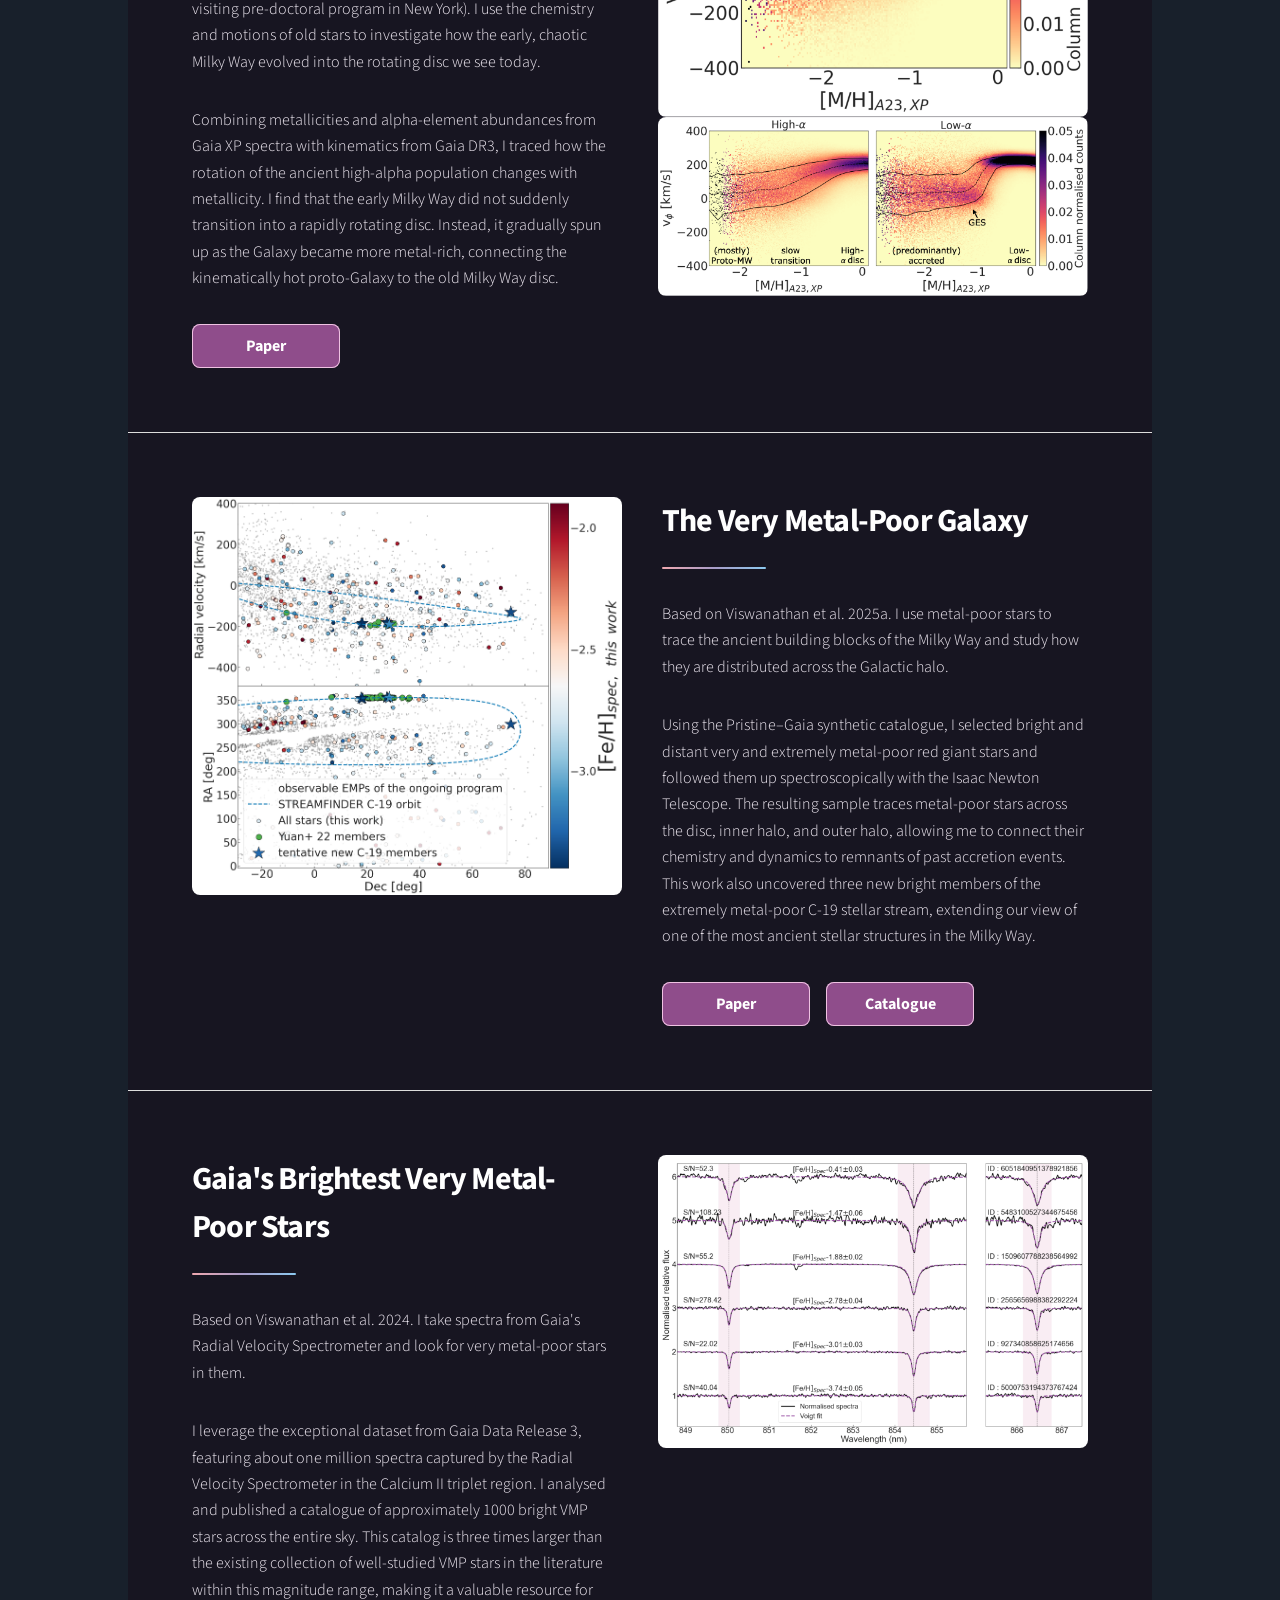
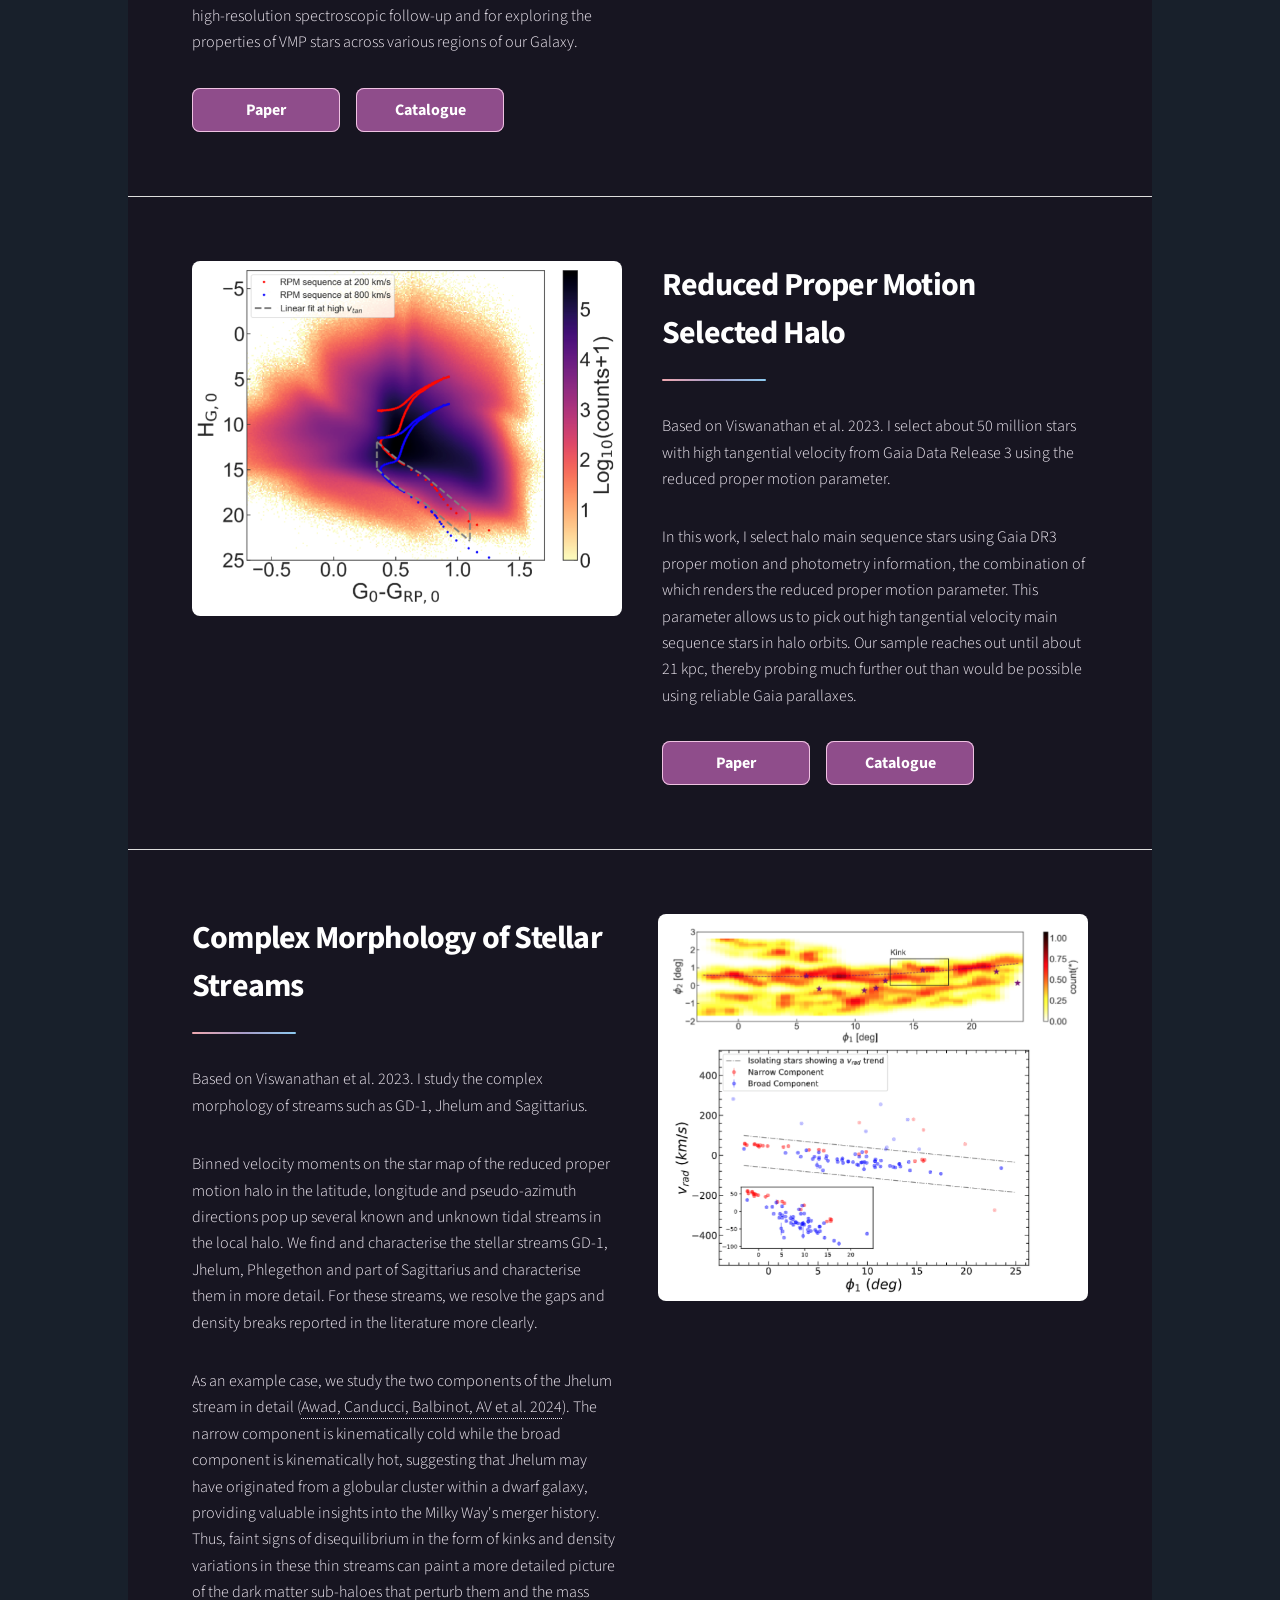
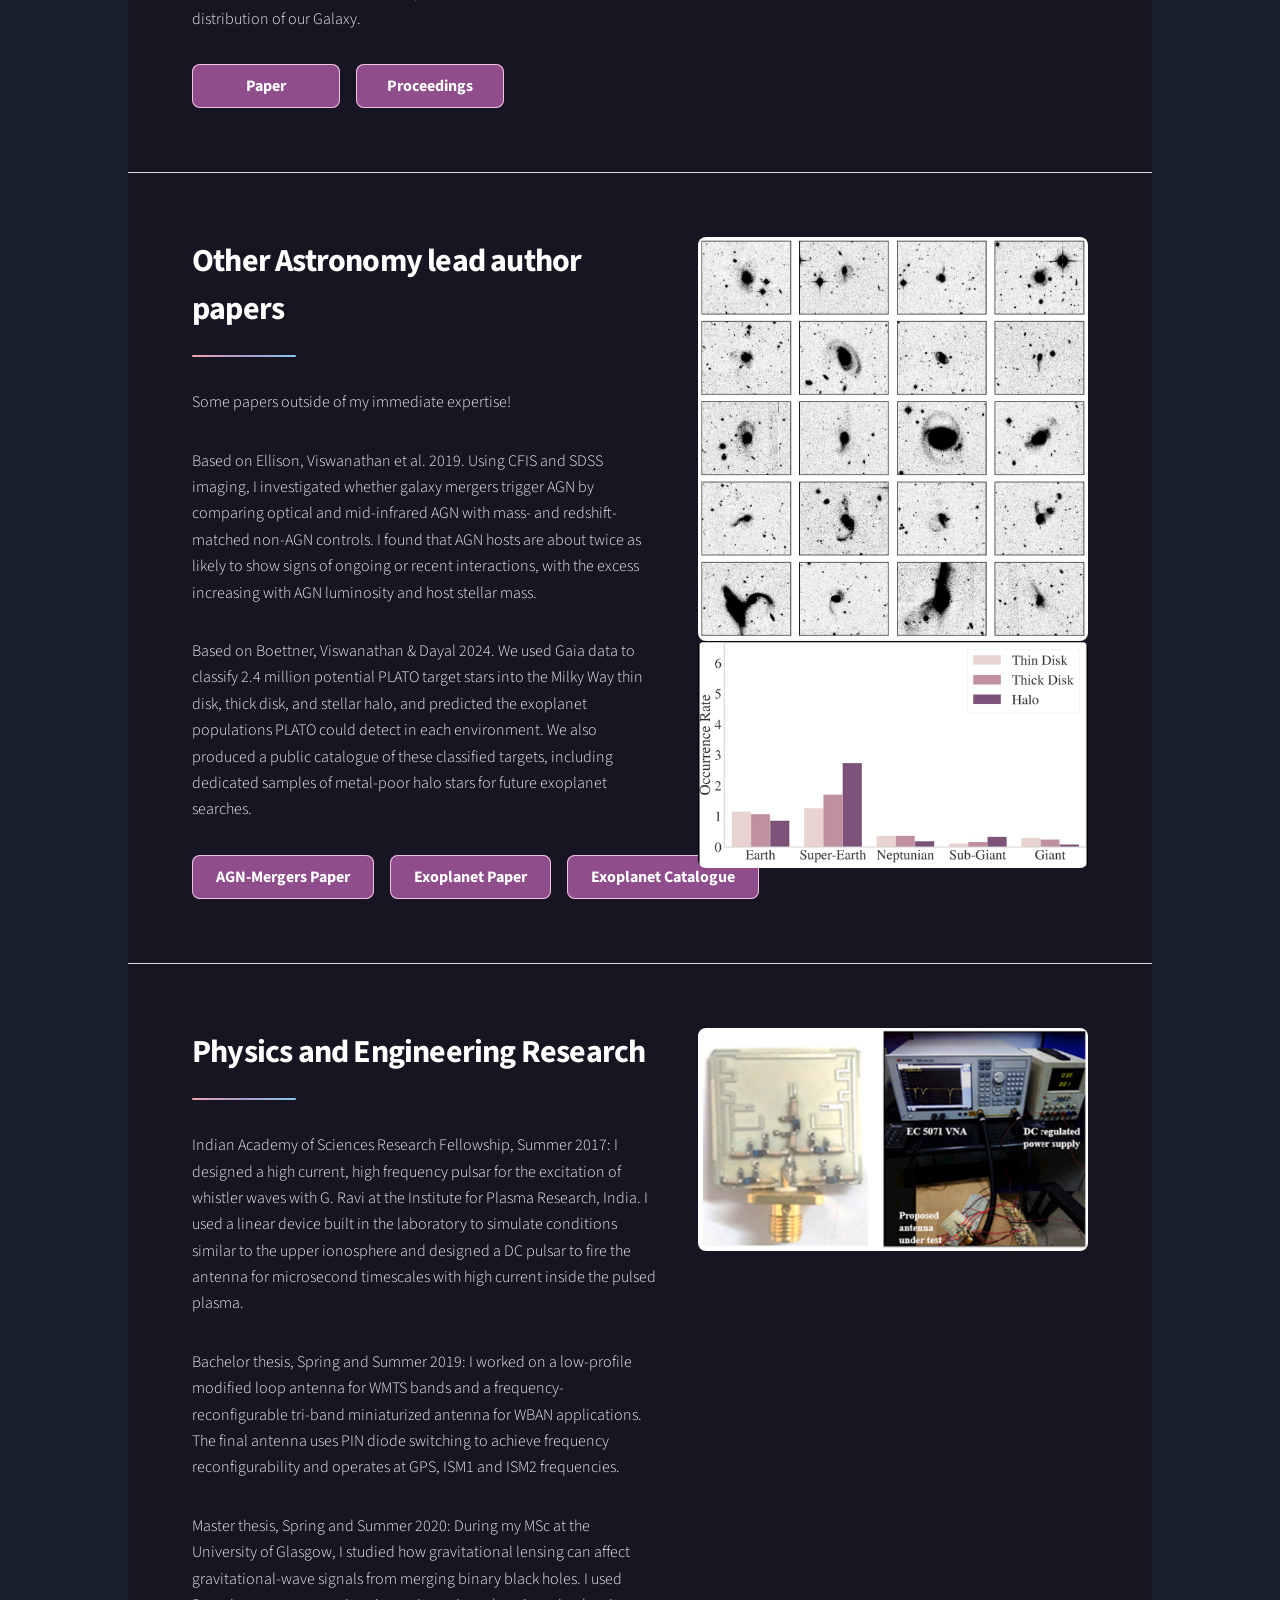
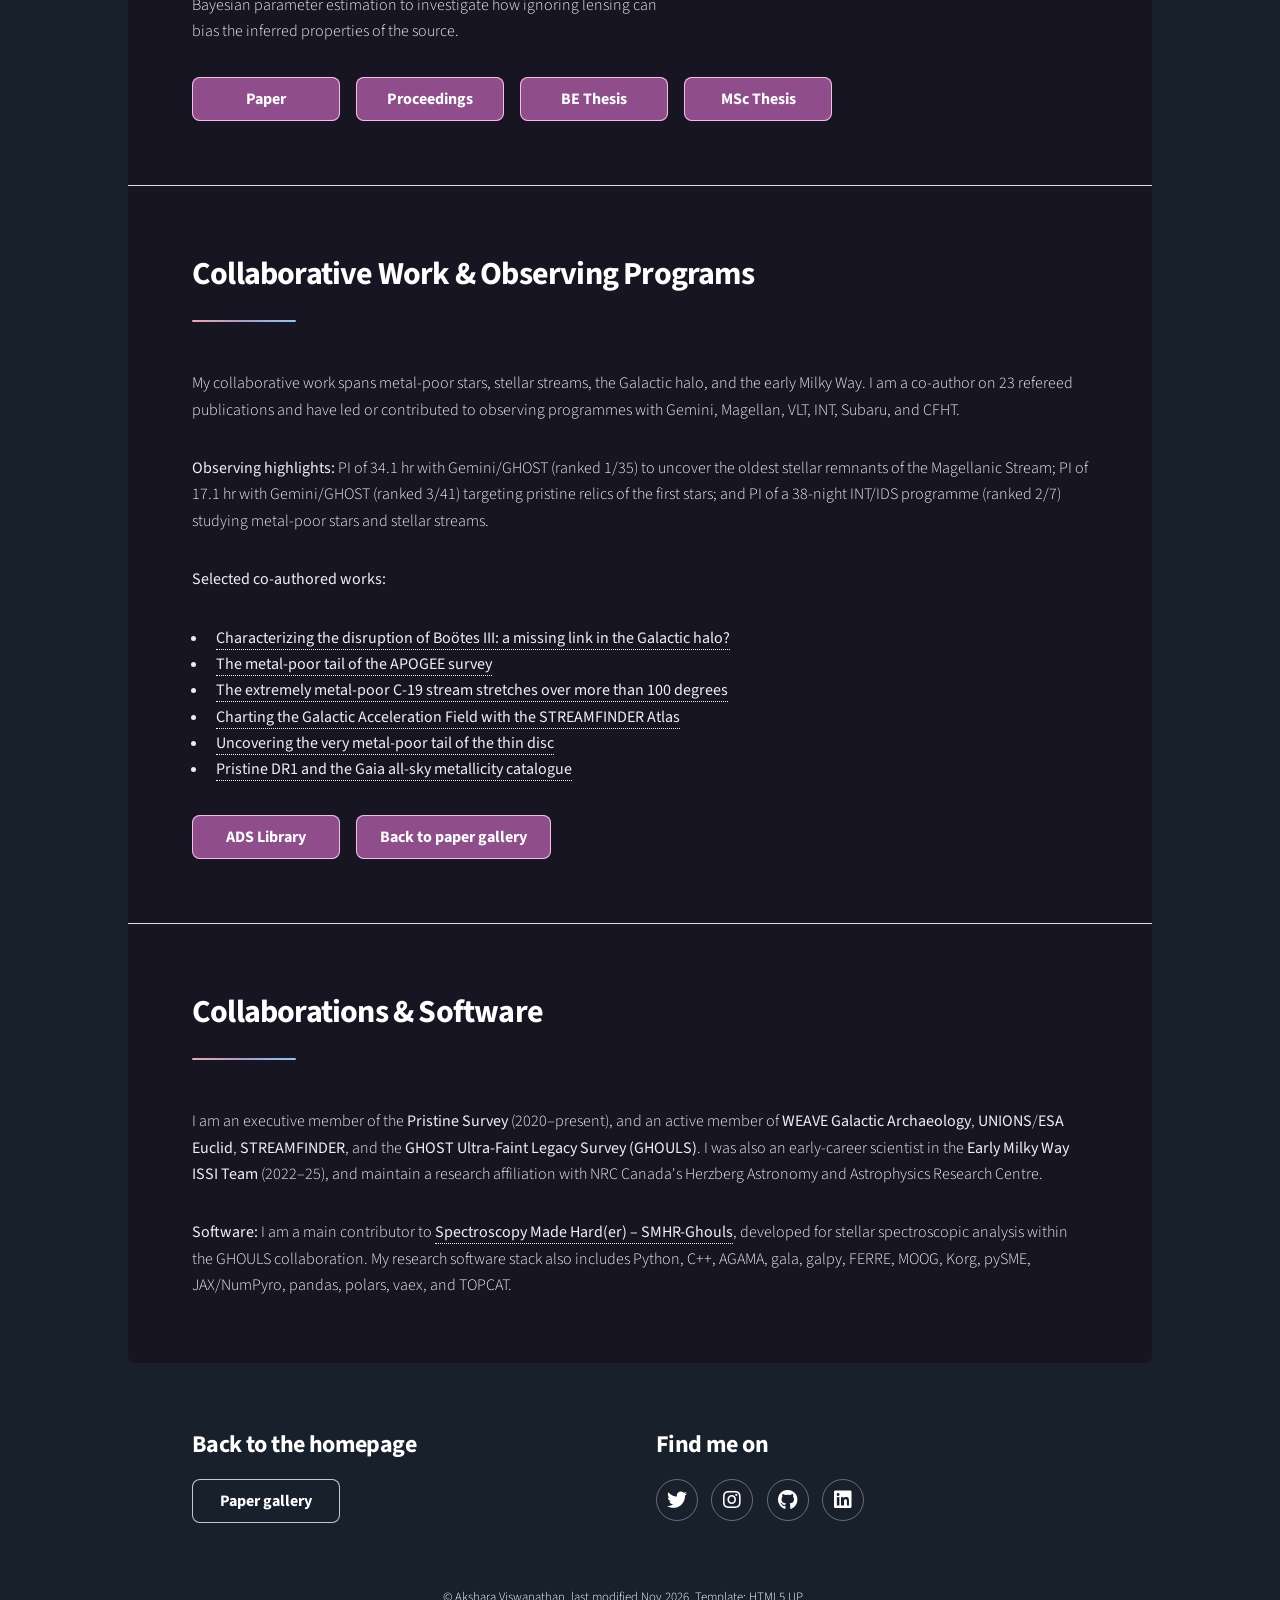
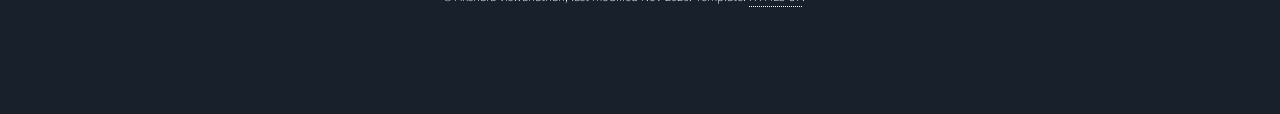
<file: research.html>
<!DOCTYPE HTML>
<!--
	Stellar by HTML5 UP
	html5up.net | @ajlkn
	Free for personal and commercial use under the CCA 3.0 license (html5up.net/license)
-->
<html>
	<head>
		<title>Akshara Viswanathan</title>
		<meta charset="utf-8" />
		<meta name="viewport" content="width=device-width, initial-scale=1, user-scalable=no" />
		<link rel="stylesheet" href="assets/css/main.css" />
		<link rel="icon" type="image/svg+xml" href="images/favicon.svg" />
		<link rel="icon" type="image/png" sizes="32x32" href="images/favicon-32.png" />
		<link rel="apple-touch-icon" href="images/apple-touch-icon.png" />
		<noscript><link rel="stylesheet" href="assets/css/noscript.css" /></noscript>
	</head>
	<body class="is-preload">
		<script>document.body.className = 'is-preload theme-' + (localStorage.getItem('theme') || 'dark');</script>
		<div id="wrapper">
			<header id="header">
				<button class="theme-toggle" type="button" aria-label="Switch to light mode"></button>
				<h1><a href="index.html" class="site-name">Akshara Viswanathan</a><span class="site-sep"> – </span>Research</h1>
				<p>Metal-poor stars, stellar streams, Gaia, Galactic Archaeology, Near-field cosmology.</p>
			</header>

			<div id="main">
				<section class="main">
					<span class="image main"><img src="images/research-cover.jpg" alt="Observing in La Palma during the Cumbre Vieja eruption" /></span>
					<p class="caption">My first observing experience in La Palma when the Cumbre Vieja volcano was erupting. Three months later, I carried out more observations, and that went smoothly.</p>
					<header class="major">
						<h2>Galactic Archaeology, and Near-field cosmology</h2>
					</header>
					<p>
						I am an observational astronomer working in <strong>Galactic archaeology</strong>, 
						using old and metal-poor stars to reconstruct how the Milky Way formed and evolved. 
						In the standard &Lambda;CDM picture, galaxies like the Milky Way grew hierarchically 
						through the accretion and disruption of smaller galaxies. While the remnants of some 
						massive mergers are now well mapped, the smallest and oldest building blocks of the 
						Galaxy remain much harder to uncover.
					  </p>
					
					  <p>
						My research focuses on these ancient systems&mdash;particularly 
						<strong>ultra-faint dwarf galaxies, globular clusters, and their stellar debris</strong>. 
						Their very metal-poor stars preserve the chemical signatures of the earliest generations 
						of stars, while disrupted systems form stellar streams that retain a dynamical record of 
						the Milky Way's assembly history.
					  </p>
					
					  <p>
						I am especially interested in the <strong>outer Galactic halo</strong>, where ancient 
						accretion debris can remain coherent for billions of years. I combine wide-field imaging, 
						Gaia astrometry, spectroscopy, and chemo-dynamical modelling to discover and characterize 
						metal-poor stars and stellar streams. Through them, I aim to understand the properties of 
						the first stars and galaxies, reconstruct the population of destroyed dwarf galaxies, and 
						use stellar streams as sensitive probes of the distribution and small-scale structure of 
						dark matter.
					  </p>
				</section>

				<section id="mag-stream" class="main research-detail">
					<div class="spotlight">
						<div class="content">
							<header class="major">
								<h2>A stream offset from the Stream</h2>
							</header>

							<p>
								Based on Viswanathan et al. 2026b. I identified the ~100-degree-long stellar counterpart 
								to the 200-degree neutral hydrogen Stream of the Clouds.
							</p>
							
							<p>
								Using high-resolution spectroscopy from Gemini/GHOST, I identify 12 new very metal-poor 
								members, including an extremely metal-poor star, trailing the Clouds over 100 degrees on-sky. 
								These stars are spatially offset from 
								both the gas Stream and more metal-rich stellar debris, potentially tracing distinct 
								tidal wraps formed during different LMC–SMC interactions. Their low metallicities point 
								to an origin in the early stellar populations of the Clouds, possibly including their 
								outskirts or disrupted low-mass satellites. These findings provide new constraints on 
								simulations of the Milky Way–LMC–SMC system.
								Stay tuned for my next paper on their detailed chemical abundances!
							</p>

							<ul class="actions">
								<li>
									<a href="https://ui.adsabs.harvard.edu/abs/2026arXiv261107563V/abstract"
									class="button primary">Paper preprint</a>
								</li>
								<!-- <li>
									<a href="https://ui.adsabs.harvard.edu/abs/2026yCat..37060195V/abstract"
									class="button">Catalogue</a>
								</li> -->
							</ul>
						</div>

						<span class="image">
							<img src="images/mss_LB_rv.png" alt="Magellanic stellar stream" />
							<img src="images/ufds-mss-LB-rv-orbit.png" alt="The ultra-faint dwarf galaxies of the Clouds" />
						</span>
					</div>
				</section>

				<section id="outer-halo" class="main research-detail">
					<div class="spotlight reverse">
						<div class="content">
							<header class="major">
								<h2>Journey to the Galactic Outskirts</h2>
							</header>

							<p>
								Based on Viswanathan et al. 2026. I map the distant Milky Way halo 
								using metal-poor red giant stars, tracing its structure and chemistry 
								out to more than 100 kpc from the Sun.
							</p>

							<p>
								Using the Pristine survey and Gaia XP spectrophotometry, I constructed 
								large catalogues of red giant stars with photometric metallicities and 
								distances. I find that the outer halo becomes increasingly metal-poor 
								with distance, with very metal-poor stars making up around 40–50% of 
								the population beyond 50 kpc. Combining chemistry with stellar motions 
								also reveals distant remnants of past accretion events, including a 
								population of very metal-poor stars associated with the Pisces Plume 
								and the Clouds' stellar debris. 
								See also <a href="https://ui.adsabs.harvard.edu/abs/2026MNRAS.550g1157B/abstract">Bayer, Starkenburg, AV et al. 2026</a>, 
								where we use distant red giants stars to probe the Sagittarius stream's 
								spur feature at 90 kpc.
							</p>

							<ul class="actions">
								<li>
									<a href="https://ui.adsabs.harvard.edu/abs/2026A%26A...706A.195V/abstract"
									class="button primary">Paper</a>
								</li>
								<li>
									<a href="https://ui.adsabs.harvard.edu/abs/2026yCat..37060195V/abstract"
									class="button">Catalogue</a>
								</li>
							</ul>
						</div>

						<span class="image">
							<img src="images/mdf.png" alt="Very metal-poor red giants in the outer Milky Way halo" />
						</span>
					</div>
				</section>

				<section id="spinup" class="main research-detail">
					<div class="spotlight">
						<div class="content">
							<header class="major">
								<h2>A Slow Spin to Win: The Birth of the Milky Way Disc</h2>
							</header>
				
							<p>
								Based on Viswanathan et al. 2025b (facilitated through a CCA visiting pre-doctoral program in New York). 
								I use the chemistry and motions of old stars 
								to investigate how the early, chaotic Milky Way evolved into the rotating disc 
								we see today.
							</p>
				
							<p>
								Combining metallicities and alpha-element abundances from Gaia XP spectra with 
								kinematics from Gaia DR3, I traced how the rotation of the ancient high-alpha 
								population changes with metallicity. I find that the early Milky Way did not 
								suddenly transition into a rapidly rotating disc. Instead, it gradually spun up 
								as the Galaxy became more metal-rich, connecting the kinematically hot 
								proto-Galaxy to the old Milky Way disc.
							</p>
				
							<ul class="actions">
								<li>
									<a href="https://ui.adsabs.harvard.edu/abs/2025A%26A...703A.183V/abstract"
									   class="button primary">Paper</a>
								</li>
							</ul>
						</div>
				
						<span class="image">
							<img src="images/spinup1.png" alt="Kinematic evolution of the early Milky Way disc" />
							<img src="images/spinup2.png" alt="Kinematic evolution of the early Milky Way disc" />
						</span>
					</div>
				</section>

				<section id="pristine-gaia" class="main research-detail">
					<div class="spotlight reverse">
						<div class="content">
							<header class="major">
								<h2>The Very Metal-Poor Galaxy</h2>
							</header>
				
							<p>
								Based on Viswanathan et al. 2025a. I use metal-poor stars to trace the 
								ancient building blocks of the Milky Way and study how they are distributed 
								across the Galactic halo.
							</p>
				
							<p>
								Using the Pristine–Gaia synthetic catalogue, I selected bright and distant 
								very and extremely metal-poor red giant stars and followed them up 
								spectroscopically with the Isaac Newton Telescope. The resulting sample 
								traces metal-poor stars across the disc, inner halo, and outer halo, allowing 
								me to connect their chemistry and dynamics to remnants of past accretion 
								events. This work also uncovered three new bright members of the extremely 
								metal-poor C-19 stellar stream, extending our view of one of the most 
								ancient stellar structures in the Milky Way.
							</p>
				
							<ul class="actions">
								<li>
									<a href="https://ui.adsabs.harvard.edu/abs/2025A%26A...695A.112V/abstract"
									   class="button primary">Paper</a>
								</li>
								<li>
									<a href="https://ui.adsabs.harvard.edu/abs/2025yCat..36950112V/abstract"
									   class="button">Catalogue</a>
								</li>
							</ul>
						</div>
				
						<span class="image">
							<img src="images/c19-2.png" alt="Very metal-poor stars in the Milky Way" />
						</span>
					</div>
				</section>

				<section id="rvs" class="main research-detail">
					<div class="spotlight">
						<div class="content">
							<header class="major">
								<h2>Gaia's Brightest Very Metal-Poor Stars</h2>
							</header>
							<p>Based on Viswanathan et al. 2024. I take spectra from Gaia's Radial Velocity Spectrometer and look for very metal-poor stars in them.</p>
							<p>I leverage the exceptional dataset from Gaia Data Release 3, featuring about one million spectra captured by the Radial Velocity Spectrometer in the Calcium II triplet region. I analysed and published a catalogue of approximately 1000 bright VMP stars across the entire sky. This catalog is three times larger than the existing collection of well-studied VMP stars in the literature within this magnitude range, making it a valuable resource for high-resolution spectroscopic follow-up and for exploring the properties of VMP stars across various regions of our Galaxy.</p>
							<ul class="actions">
								<li><a href="https://ui.adsabs.harvard.edu/abs/2024A%26A...683L..11V/abstract" class="button primary">Paper</a></li>
								<li><a href="https://astroakshara.github.io/rvs-paper/Gaia-RVS-VMP-catalogue-AV23b-vSep23.csv" class="button">Catalogue</a></li>
							</ul>
						</div>
						<span class="image"><img src="images/rvs-spectra.png" alt="Gaia RVS spectra" /></span>
					</div>
				</section>

				<section id="rpm" class="main research-detail">
					<div class="spotlight reverse">
						<div class="content">
							<header class="major">
								<h2>Reduced Proper Motion Selected Halo</h2>
							</header>
							<p>Based on Viswanathan et al. 2023. I select about 50 million stars with high tangential velocity from Gaia Data Release 3 using the reduced proper motion parameter.</p>
							<p>In this work, I select halo main sequence stars using Gaia DR3 proper motion and photometry information, the combination of which renders the reduced proper motion parameter. This parameter allows us to pick out high tangential velocity main sequence stars in halo orbits. Our sample reaches out until about 21 kpc, thereby probing much further out than would be possible using reliable Gaia parallaxes.</p>
							<ul class="actions">
								<li><a href="https://ui.adsabs.harvard.edu/abs/2023MNRAS.521.2087V/abstract" class="button primary">Paper</a></li>
								<li><a href="https://ui.adsabs.harvard.edu/abs/2023yCat..75212087V/abstract" class="button">Catalogue</a></li>
							</ul>
						</div>
						<span class="image"><img src="images/rpm-diagram.png" alt="Reduced proper motion diagram" /></span>
					</div>
				</section>

				<section id="streams" class="main research-detail">
					<div class="spotlight">
						<div class="content">
							<header class="major">
								<h2>Complex Morphology of Stellar Streams</h2>
							</header>
							<p>Based on Viswanathan et al. 2023. I study the complex morphology of streams such as GD-1, Jhelum and Sagittarius.</p>
							<p>Binned velocity moments on the star map of the reduced proper motion halo in the latitude, longitude and pseudo-azimuth directions pop up several known and unknown tidal streams in the local halo. We find and characterise the stellar streams GD-1, Jhelum, Phlegethon and part of Sagittarius and characterise them in more detail. For these streams, we resolve the gaps and density breaks reported in the literature more clearly.</p>
							<p>As an example case, we study the two components of the Jhelum stream in detail (<a href="https://ui.adsabs.harvard.edu/abs/2024A%26A...683A..14A/abstract">Awad, Canducci, Balbinot, AV et al. 2024</a>). The narrow component is kinematically cold while the broad component is kinematically hot, suggesting that Jhelum may have originated from a globular cluster within a dwarf galaxy, providing valuable insights into the Milky Way's merger history. Thus, faint signs of disequilibrium in the form of kinks and density variations in these thin streams can paint a more detailed picture of the dark matter sub-haloes that perturb them and the mass distribution of our Galaxy.</p>
							<ul class="actions">
								<li><a href="https://ui.adsabs.harvard.edu/abs/2023MNRAS.521.2087V/abstract" class="button primary">Paper</a></li>
								<li><a href="https://ui.adsabs.harvard.edu/abs/2025IAUS..379....3V/abstract" class="button primary">Proceedings</a></li>
							</ul>
						</div>
						<span class="image"><img src="images/jhelum.png" alt="Jhelum stellar stream" /></span>
					</div>
				</section>

				<section id="agn" class="main research-detail">
					<div class="spotlight">
						<div class="content">
							<header class="major">
								<h2>Other Astronomy lead author papers</h2>
							</header>
							<p>Some papers outside of my immediate expertise!</p>
							<p>Based on Ellison, Viswanathan et al. 2019. Using CFIS and SDSS imaging, I investigated whether galaxy mergers trigger AGN by comparing optical and mid-infrared AGN with mass- and redshift-matched non-AGN controls. I found that AGN hosts are about twice as likely to show signs of ongoing or recent interactions, with the excess increasing with AGN luminosity and host stellar mass.</p>
							<p>Based on Boettner, Viswanathan & Dayal 2024. We used Gaia data to classify 2.4 million potential PLATO target stars into the Milky Way thin disk, thick disk, and stellar halo, and predicted the exoplanet populations PLATO could detect in each environment. We also produced a public catalogue of these classified targets, including dedicated samples of metal-poor halo stars for future exoplanet searches.</p>
							<ul class="actions">
								<li><a href="https://ui.adsabs.harvard.edu/abs/2019MNRAS.487.2491E/abstract" class="button primary">AGN-Mergers Paper</a></li>
								<li><a href="https://ui.adsabs.harvard.edu/abs/2024A%26A...692A.150B/abstract" class="button primary">Exoplanet Paper</a></li>
								<li><a href="https://ui.adsabs.harvard.edu/abs/2025yCat..36920150B/abstract" class="button">Exoplanet Catalogue</a></li>
							</ul>
						</div>
						<span class="image">
							<img src="images/mergers.png" alt="Galaxy merger examples" />
							<img src="images/exoplanets.jpeg" alt="Exoplanet occurence rates" />
						</span>
					</div>
				</section>

				<section id="engineer" class="main research-detail">
					<div class="spotlight">
						<div class="content">
							<header class="major">
								<h2>Physics and Engineering Research</h2>
							</header>
							<p>Indian Academy of Sciences Research Fellowship, Summer 2017: I designed a high current, high frequency pulsar for the excitation of whistler waves with G. Ravi at the Institute for Plasma Research, India. I used a linear device built in the laboratory to simulate conditions similar to the upper ionosphere and designed a DC pulsar to fire the antenna for microsecond timescales with high current inside the pulsed plasma.</p>
							<p>Bachelor thesis, Spring and Summer 2019: I worked on a low-profile modified loop antenna for WMTS bands and a frequency-reconfigurable tri-band miniaturized antenna for WBAN applications. The final antenna uses PIN diode switching to achieve frequency reconfigurability and operates at GPS, ISM1 and ISM2 frequencies.</p>
							<p>Master thesis, Spring and Summer 2020: During my MSc at the University of Glasgow, I studied how gravitational lensing can affect gravitational-wave signals from merging binary black holes. I used Bayesian parameter estimation to investigate how ignoring lensing can bias the inferred properties of the source.</p>
							<ul class="actions">
								<li><a href="https://www.sciencedirect.com/science/article/pii/S1434841120310372" class="button primary">Paper</a></li>
								<li><a href="documents/conference work.pdf" class="button primary">Proceedings</a></li>
								<li><a href="documents/B.E. Thesis.pdf" class="button">BE Thesis</a></li>
								<li><a href="documents/MSc_report_8053.pdf" class="button">MSc Thesis</a></li>
							</ul>
						</div>
						<span class="image"><img src="images/antenna.png" alt="Wearable antenna research" /></span>
					</div>
				</section>

				<section id="contributing" class="main research-detail">
					<header class="major">
						<h2>Collaborative Work & Observing Programs</h2>
					</header>
					<p>
						My collaborative work spans metal-poor stars, stellar streams, the Galactic halo, and the early Milky Way. 
						I am a co-author on 23 refereed publications and have led or contributed to observing programmes with 
						Gemini, Magellan, VLT, INT, Subaru, and CFHT.
					</p>
					
					<p>
						<strong>Observing highlights:</strong> PI of 34.1 hr with Gemini/GHOST (ranked 1/35) to uncover the oldest stellar remnants of the Magellanic Stream; 
						PI of 17.1 hr with Gemini/GHOST (ranked 3/41) targeting pristine relics of the first stars; 
						and PI of a 38-night INT/IDS programme (ranked 2/7) studying metal-poor stars and stellar streams.
					</p>
					
					<p><strong>Selected co-authored works:</strong></p>
					<ul>
						<li><strong><a href="https://ui.adsabs.harvard.edu/#abs/2026arXiv260728594J/abstract">Characterizing the disruption of Boötes III: a missing link in the Galactic halo?</a></strong></li>
						<li><strong><a href="https://ui.adsabs.harvard.edu/#abs/2025A%26A...704A..44M/abstract">The metal-poor tail of the APOGEE survey</a></strong></li>
						<li><strong><a href="https://ui.adsabs.harvard.edu/#abs/2025A%26A...698A..82Y/abstract">The extremely metal-poor C-19 stream stretches over more than 100 degrees</a></strong></li>
						<li><strong><a href="https://ui.adsabs.harvard.edu/#abs/2024ApJ...967...89I/abstract">Charting the Galactic Acceleration Field with the STREAMFINDER Atlas</a></strong></li>
						<li><strong><a href="https://ui.adsabs.harvard.edu/#abs/2021MNRAS.508.1509F/abstract">Uncovering the very metal-poor tail of the thin disc</a></strong></li>
						<li><strong><a href="https://ui.adsabs.harvard.edu/#abs/2024A%26A...692A.115M/abstract">Pristine DR1 and the Gaia all-sky metallicity catalogue</a></strong></li>
					</ul>
					<ul class="actions">
						<li><a href="https://ui.adsabs.harvard.edu/user/libraries/arzbklkTR4C6G50aVN6-Mw" class="button primary">ADS Library</a></li>
						<li><a href="index.html#research" class="button">Back to paper gallery</a></li>
					</ul>
				</section>
				<section id="collaborations" class="main research-detail">
					<header class="major">
						<h2>Collaborations & Software</h2>
					</header>
				
				<p>
					I am an executive member of the <strong>Pristine Survey</strong> (2020–present), and an active member of 
					<strong>WEAVE Galactic Archaeology</strong>, <strong>UNIONS</strong>/<strong>ESA Euclid</strong>, 
					<strong>STREAMFINDER</strong>, and the <strong>GHOST Ultra-Faint Legacy Survey (GHOULS)</strong>. 
					I was also an early-career scientist in the <strong>Early Milky Way ISSI Team</strong> (2022–25), 
					and maintain a research affiliation with NRC Canada's Herzberg Astronomy and Astrophysics Research Centre.
				</p>
				
				<p>
					<strong>Software:</strong> I am a main contributor to 
					<strong><a href="https://github.com/astroakshara/smhr-ghouls">Spectroscopy Made Hard(er) – SMHR-Ghouls</a></strong>, 
					developed for stellar spectroscopic analysis within the GHOULS collaboration. My research software stack also 
					includes Python, C++, AGAMA, gala, galpy, FERRE, MOOG, Korg, pySME, JAX/NumPyro, pandas, polars, vaex, and TOPCAT.
				</p>
				</section>
			</div>

			<footer id="footer">
				<section>
					<h2>Back to the homepage</h2>
					<ul class="actions">
						<li><a href="index.html#research" class="button">Paper gallery</a></li>
					</ul>
				</section>
				<section>
					<h2>Find me on</h2>
					<ul class="icons">
						<li><a href="https://twitter.com/astroakshara" class="icon brands fa-twitter alt"><span class="label">Twitter</span></a></li>
						<li><a href="https://www.instagram.com/astro.akshara/" class="icon brands fa-instagram alt"><span class="label">Instagram</span></a></li>
						<li><a href="https://github.com/astroakshara" class="icon brands fa-github alt"><span class="label">GitHub</span></a></li>
						<li><a href="https://www.linkedin.com/in/astroakshara/" class="icon brands fa-linkedin alt"><span class="label">LinkedIn</span></a></li>
					</ul>
				</section>
				<p class="copyright">&copy; Akshara Viswanathan, last modified Nov 2026. Template: <a href="https://html5up.net">HTML5 UP</a>.</p>
			</footer>
		</div>

		<script src="assets/js/jquery.min.js"></script>
		<script src="assets/js/jquery.scrollex.min.js"></script>
		<script src="assets/js/jquery.scrolly.min.js"></script>
		<script src="assets/js/browser.min.js"></script>
		<script src="assets/js/breakpoints.min.js"></script>
		<script src="assets/js/util.js"></script>
		<script src="assets/js/main.js"></script>
		<script src="assets/js/starfield.js"></script>
	</body>
</html>
</file>
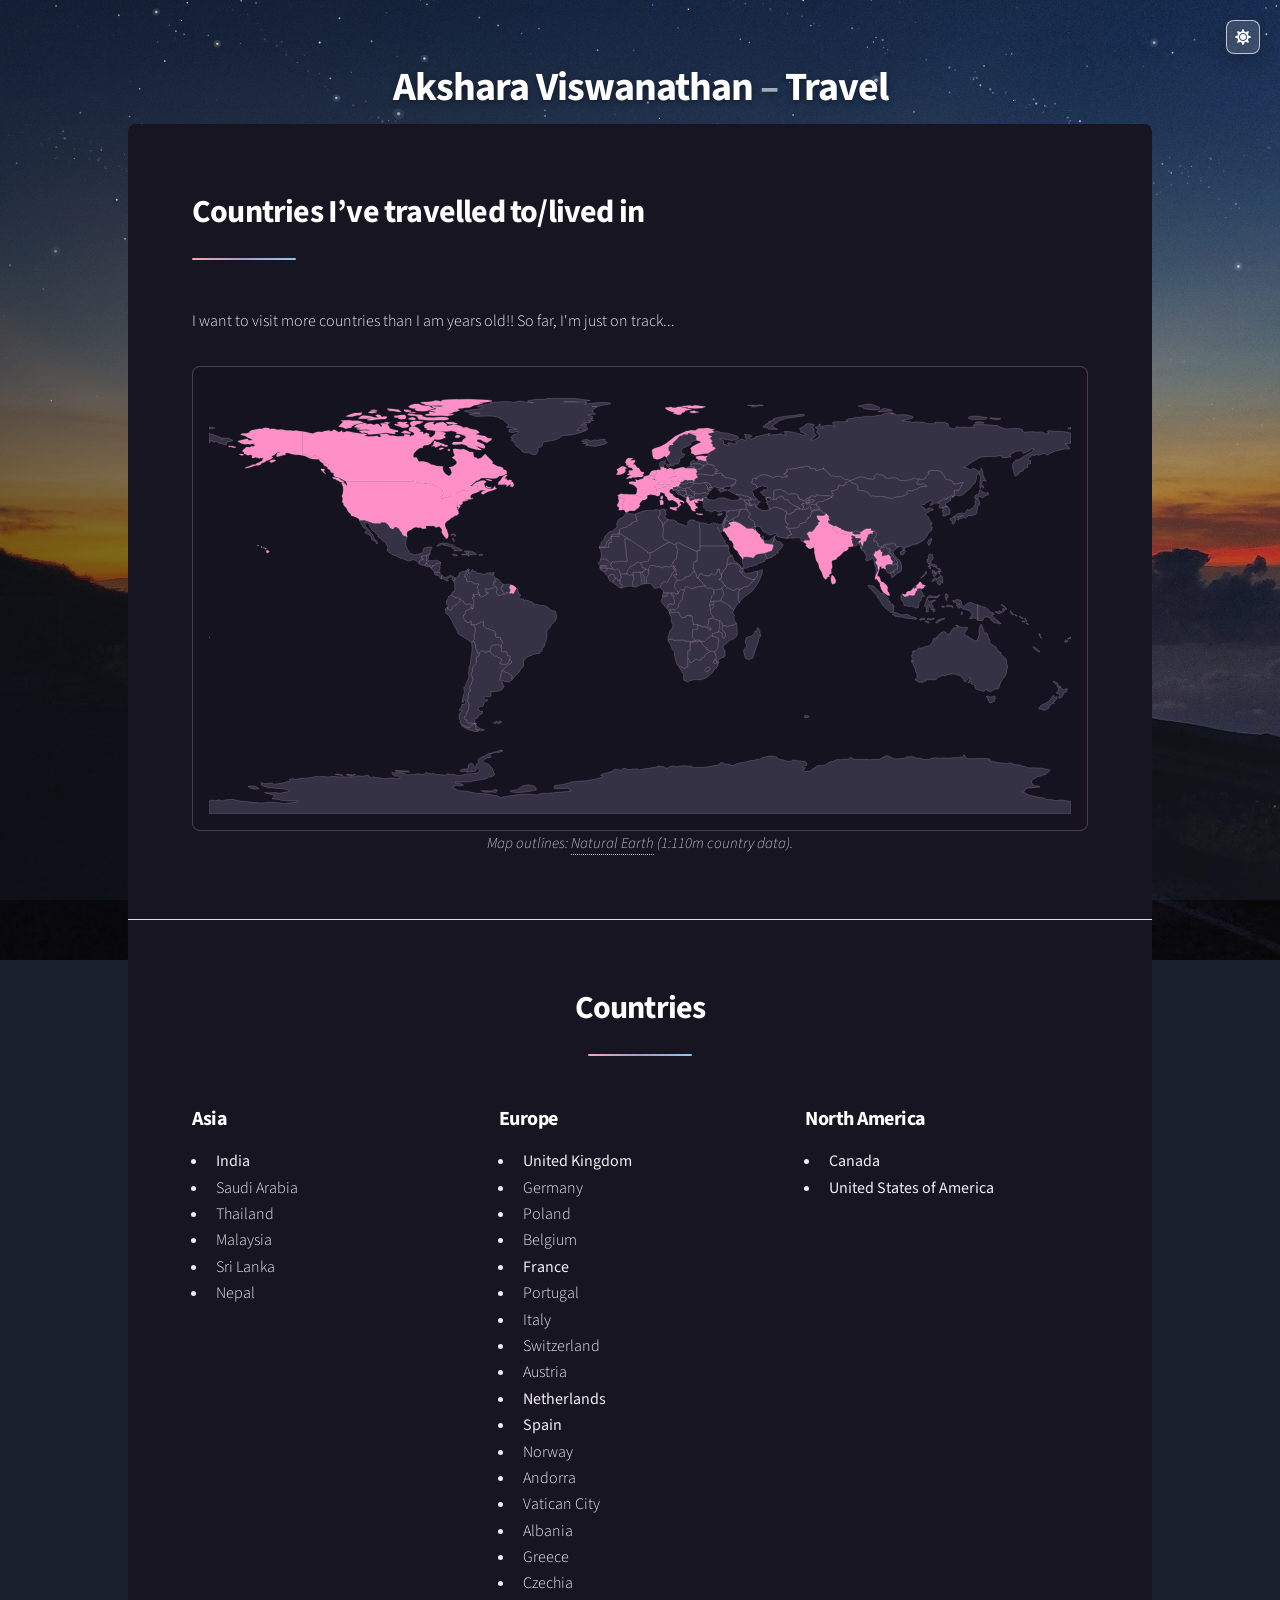
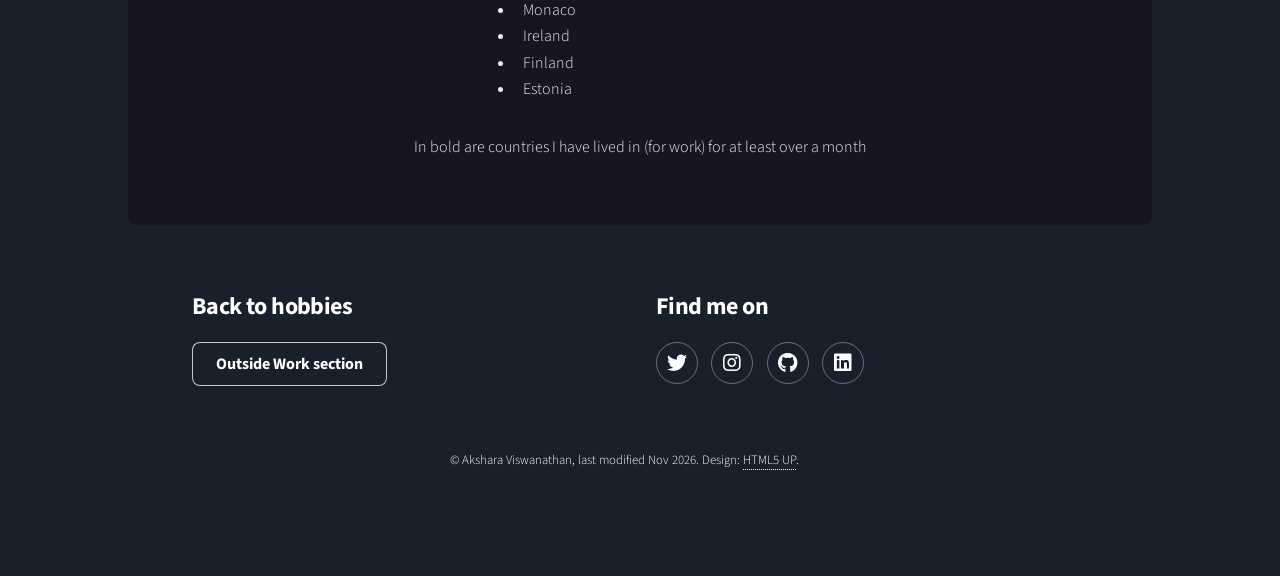
<file: travel.html>
<!DOCTYPE HTML>
<!--
	Stellar by HTML5 UP
	html5up.net | @ajlkn
	Free for personal and commercial use under the CCA 3.0 license (html5up.net/license)
-->
<html>
	<head>
		<title>Akshara Viswanathan</title>
		<meta charset="utf-8" />
		<meta name="viewport" content="width=device-width, initial-scale=1, user-scalable=no" />
		<link rel="stylesheet" href="assets/css/main.css" />
		<link rel="icon" type="image/svg+xml" href="images/favicon.svg" />
		<link rel="icon" type="image/png" sizes="32x32" href="images/favicon-32.png" />
		<link rel="apple-touch-icon" href="images/apple-touch-icon.png" />
		<noscript><link rel="stylesheet" href="assets/css/noscript.css" /></noscript>
	</head>
	<body class="is-preload">
		<script>document.body.className = 'is-preload theme-' + (localStorage.getItem('theme') || 'dark');</script>
		<div id="wrapper">
			<header id="header">
				<button class="theme-toggle" type="button" aria-label="Switch to light mode"></button>
				<h1><a href="index.html" class="site-name">Akshara Viswanathan</a><span class="site-sep"> – </span>Travel</h1>
			</header>

			<div id="main">
				<section class="main">
					<header class="major">
						<h2>Countries I’ve travelled to/lived in</h2>
					</header>
					<p>I want to visit more countries than I am years old!! So far, I'm just on track...</p>
					<div class="travel-map" data-map="world" aria-label="World map with travelled countries highlighted"></div>
					<p class="caption">Map outlines: <a href="https://www.naturalearthdata.com/downloads/110m-cultural-vectors/">Natural Earth</a> (1:110m country data).</p>
				</section>

				<section class="main special">
					<header class="major">
						<h2>Countries</h2>
					</header>
					<div class="travel-regions">
						<section>
							<h3>Asia</h3>
							<ul>
								<li><b>India</b></li>
								<li>Saudi Arabia</li>
								<li>Thailand</li>
								<li>Malaysia</li>
								<li>Sri Lanka</li>
								<li>Nepal</li>
							</ul>
						</section>
						<section>
							<h3>Europe</h3>
							<ul>
								<li><b>United Kingdom</b></li>
								<li>Germany</li>
								<li>Poland</li>
								<li>Belgium</li>
								<li><b>France</b></li>
								<li>Portugal</li>
								<li>Italy</li>
								<li>Switzerland</li>
								<li>Austria</li>
								<li><b>Netherlands</b></li>
								<li><b>Spain</b></li>
								<li>Norway</li>
								<li>Andorra</li>
								<li>Vatican City</li>
								<li>Albania</li>
								<li>Greece</li>
								<li>Czechia</li>
								<li>Monaco</li>
								<li>Ireland</li>
								<li>Finland</li>
								<li>Estonia</li>
							</ul>
						</section>
						<section>
							<h3>North America</h3>
							<ul>
								<li><b>Canada</b></li>
								<li><b>United States of America</b></li>
							</ul>
						</section>
					</div>
					<p>In bold are countries I have lived in (for work) for at least over a month</p>
				</section>
			</div>

			<footer id="footer">
				<section>
					<h2>Back to hobbies</h2>
					<ul class="actions"><li><a href="index.html#outside-work" class="button">Outside Work section</a></li></ul>
				</section>
				<section>
					<h2>Find me on</h2>
					<ul class="icons">
						<li><a href="https://twitter.com/astroakshara" class="icon brands fa-twitter alt"><span class="label">Twitter</span></a></li>
						<li><a href="https://www.instagram.com/astro.akshara/" class="icon brands fa-instagram alt"><span class="label">Instagram</span></a></li>
						<li><a href="https://github.com/astroakshara" class="icon brands fa-github alt"><span class="label">GitHub</span></a></li>
						<li><a href="https://www.linkedin.com/in/astroakshara/" class="icon brands fa-linkedin alt"><span class="label">LinkedIn</span></a></li>
					</ul>
				</section>
				<p class="copyright">&copy; Akshara Viswanathan, last modified Nov 2026. Design: <a href="https://html5up.net">HTML5 UP</a>.</p>
			</footer>
		</div>

		<script src="assets/js/jquery.min.js"></script>
		<script src="assets/js/jquery.scrollex.min.js"></script>
		<script src="assets/js/jquery.scrolly.min.js"></script>
		<script src="assets/js/browser.min.js"></script>
		<script src="assets/js/breakpoints.min.js"></script>
		<script src="assets/js/util.js"></script>
		<script src="assets/js/main.js"></script>
		<script src="assets/js/starfield.js"></script>
	</body>
</html>
</file>
<file: assets/css/noscript.css>
/*
	Stellar by HTML5 UP
	html5up.net | @ajlkn
	Free for personal and commercial use under the CCA 3.0 license (html5up.net/license)
*/

/* Header */

	body.is-preload #header.alt > * {
		opacity: 1;
	}

	body.is-preload #header.alt .logo {
		-moz-transform: none;
		-webkit-transform: none;
		-ms-transform: none;
		transform: none;
	}
</file>
<file: assets/css/main.css>
@import url(fontawesome-all.min.css);
@import 'https://fonts.googleapis.com/css?family=Source+Sans+Pro:300,400';

/*
	Stellar by HTML5 UP
	html5up.net | @ajlkn
	Free for personal and commercial use under the CCA 3.0 license (html5up.net/license)
*/

html, body, div, span, applet, object,
iframe, h1, h2, h3, h4, h5, h6, p, blockquote,
pre, a, abbr, acronym, address, big, cite,
code, del, dfn, em, img, ins, kbd, q, s, samp,
small, strike, strong, sub, sup, tt, var, b,
u, i, center, dl, dt, dd, ol, ul, li, fieldset,
form, label, legend, table, caption, tbody,
tfoot, thead, tr, th, td, article, aside,
canvas, details, embed, figure, figcaption,
footer, header, hgroup, menu, nav, output, ruby,
section, summary, time, mark, audio, video {
	margin: 0;
	padding: 0;
	border: 0;
	font-size: 100%;
	font: inherit;
	vertical-align: baseline;}

article, aside, details, figcaption, figure,
footer, header, hgroup, menu, nav, section {
	display: block;}

body {
	line-height: 1;
}

ol, ul {
	list-style: none;
}

blockquote, q {
	quotes: none;
}

	blockquote:before, blockquote:after, q:before, q:after {
		content: '';
		content: none;
	}

table {
	border-collapse: collapse;
	border-spacing: 0;
}

body {
	-webkit-text-size-adjust: none;
}

mark {
	background-color: transparent;
	color: inherit;
}

input::-moz-focus-inner {
	border: 0;
	padding: 0;
}

input, select, textarea {
	-moz-appearance: none;
	-webkit-appearance: none;
	-ms-appearance: none;
	appearance: none;
}

/* Basic */

	@-ms-viewport {
		width: device-width;
	}

	body {
		-ms-overflow-style: scrollbar;
	}

	@media screen and (max-width: 480px) {

		html, body {
			min-width: 320px;
		}

	}

	html {
		box-sizing: border-box;
	}

	*, *:before, *:after {
		box-sizing: inherit;
	}

	body {
		background-color: #935d8c;
		background-image: -moz-linear-gradient(45deg, #e37682 15%, #5f4d93 85%);
		background-image: -webkit-linear-gradient(45deg, #e37682 15%, #5f4d93 85%);
		background-image: -ms-linear-gradient(45deg, #e37682 15%, #5f4d93 85%);
		background-image: linear-gradient(45deg, #e37682 15%, #5f4d93 85%);
	}

		body.is-preload *, body.is-preload *:before, body.is-preload *:after {
			-moz-animation: none !important;
			-webkit-animation: none !important;
			-ms-animation: none !important;
			animation: none !important;
			-moz-transition: none !important;
			-webkit-transition: none !important;
			-ms-transition: none !important;
			transition: none !important;
		}

/* Type */

	body {
		background-color: #935d8c;
		color: rgba(255, 255, 255, 0.65);
	}

	body, input, select, textarea {
		font-family: "Source Sans Pro", Helvetica, sans-serif;
		font-size: 17pt;
		font-weight: 300;
		line-height: 1.65;
	}

		@media screen and (max-width: 1680px) {

			body, input, select, textarea {
				font-size: 14pt;
			}

		}

		@media screen and (max-width: 1280px) {

			body, input, select, textarea {
				font-size: 12pt;
			}

		}

	@media screen and (max-width: 360px) {

			body, input, select, textarea {
				font-size: 11pt;
			}

		}

	a {
		-moz-transition: color 0.2s ease, border-bottom 0.2s ease;
		-webkit-transition: color 0.2s ease, border-bottom 0.2s ease;
		-ms-transition: color 0.2s ease, border-bottom 0.2s ease;
		transition: color 0.2s ease, border-bottom 0.2s ease;
		text-decoration: none;
		border-bottom: dotted 1px;
		color: inherit;
	}

		a:hover {
			border-bottom-color: transparent;
		}

	strong, b {
		font-weight: 400;
	}

	em, i {
		font-style: italic;
	}

	p {
		margin: 0 0 2em 0;
	}

		p.content {
			-moz-columns: 20em 2;
			-webkit-columns: 20em 2;
			-ms-columns: 20em 2;
			columns: 20em 2;
			-moz-column-gap: 2em;
			-webkit-column-gap: 2em;
			-ms-column-gap: 2em;
			column-gap: 2em;
			text-align: justify;
		}

	h1, h2, h3, h4, h5, h6 {
		font-weight: 300;
		line-height: 1.5;
		margin: 0 0 0.7em 0;
		letter-spacing: -0.025em;
	}

		h1 a, h2 a, h3 a, h4 a, h5 a, h6 a {
			color: inherit;
			text-decoration: none;
		}

	h1 {
		font-size: 2.5em;
		line-height: 1.2;
	}

	h2 {
		font-size: 1.5em;
	}

	h3 {
		font-size: 1.25em;
	}

	h4 {
		font-size: 1.1em;
	}

	h5 {
		font-size: 0.9em;
	}

	h6 {
		font-size: 0.7em;
	}

	@media screen and (max-width: 736px) {

		h1 {
			font-size: 2em;
		}

	}

/* Site customizations */

	body {
		background: #18202b url("../../images/bg1.jpg") center top / cover fixed no-repeat;
	}

	body:before {
		background: linear-gradient(135deg, rgba(11, 17, 24, 0.68), rgba(46, 61, 78, 0.24));
		content: '';
		display: block;
		height: 100%;
		left: 0;
		position: fixed;
		top: 0;
		width: 100%;
		z-index: -1;
	}

	body.theme-light:before {
		background: linear-gradient(135deg, rgba(246, 241, 248, 0.72), rgba(245, 233, 244, 0.58));
	}

	#starfield {
		position: fixed;
		top: 0;
		left: 0;
		width: 100%;
		height: 100%;
		pointer-events: none;
		z-index: -1;
	}

	#header.alt {
		min-height: 88vh;
		display: flex;
		flex-direction: column;
		align-items: center;
		justify-content: center;
		padding-top: 5em;
	}

	#header .logo img {
		border-radius: 8px;
		background: rgba(255, 255, 255, 0.9);
		padding: 0.6em;
		width: 11em;
	}

	#header h1,
	#header p {
		text-shadow: 0 2px 6px rgba(0, 0, 0, 0.42);
	}

	#nav {
		background: rgba(255, 255, 255, 0.95);
	}

	#nav ul {
		overflow-x: auto;
		white-space: nowrap;
	}

	#nav a {
		border-radius: 8px;
	}

	#main {
		border-radius: 8px;
		overflow: hidden;
	}

	#main > .main {
		padding-top: 4em;
		padding-bottom: 4em;
	}

	.spotlight .image {
		border-radius: 8px;
	}

	.spotlight .image img,
	.image.main img {
		border-radius: 8px;
	}

	.spotlight.reverse {
		flex-direction: row-reverse;
	}

	.card-grid {
		display: grid;
		grid-template-columns: repeat(3, minmax(0, 1fr));
		gap: 1.5em;
		text-align: center;
	}

	.gallery-card {
		background: #ffffff;
		border: solid 1px #dddddd;
		border-radius: 8px;
		box-shadow: 0 0.25em 1em rgba(40, 40, 40, 0.08);
		display: flex;
		flex-direction: column;
		padding: 1.25em;
		min-height: 100%;
	}

	.gallery-card img {
		aspect-ratio: 16 / 10;
		border-radius: 8px;
		height: auto;
		margin-bottom: 1.15em;
		object-fit: cover;
		width: 100%;
	}

	.gallery-card h3 {
		margin-bottom: 0.45em;
	}

	.gallery-card p {
		flex: 1;
		font-size: 0.95em;
		margin-bottom: 1.15em;
	}

	.compact-grid .gallery-card {
		min-height: 21em;
	}

	.compact-grid .gallery-card img {
		aspect-ratio: 4 / 3;
	}

	.paper-grid {
		gap: 1.75em;
	}

	.paper-card {
		border-color: rgba(74, 111, 165, 0.34);
		box-shadow: 0 0.6em 1.6em rgba(35, 54, 80, 0.16);
	}

	.paper-card img {
		aspect-ratio: 3 / 2;
	}

	.small-actions {
		margin-top: auto;
	}

	.small-actions li {
		padding-left: 0.35em;
	}

	.video-embed {
		aspect-ratio: 16 / 9;
		background: #202020;
		border-radius: 8px;
		margin-bottom: 1.15em;
		overflow: hidden;
		position: relative;
		width: 100%;
	}

	.video-embed iframe {
		border: 0;
		height: 100%;
		inset: 0;
		position: absolute;
		width: 100%;
	}

	.photo-strip {
		display: grid;
		grid-template-columns: repeat(4, 1fr);
		gap: 1em;
	}

	.photo-strip img {
		aspect-ratio: 1 / 1;
		border-radius: 8px;
		box-shadow: 0 0.25em 0.8em rgba(0, 0, 0, 0.18);
		object-fit: cover;
		width: 100%;
	}

	.caption {
		color: #777;
		font-size: 0.95em;
		font-style: italic;
		text-align: center;
	}

	.blog-post {
		font-size: 1.05em;
	}

	.placeholder-card {
		opacity: 0.86;
	}

	.contact-form {
		max-width: 42em;
		margin: 0 auto;
	}

	@media screen and (max-width: 980px) {

		#header.alt {
			min-height: auto;
		}

		.card-grid {
			grid-template-columns: repeat(2, minmax(0, 1fr));
		}

		.spotlight.reverse {
			flex-direction: column-reverse;
		}

	}

	@media screen and (max-width: 736px) {

		body,
		body.theme-light,
		body.theme-dark {
			background-attachment: scroll;
		}

		.theme-toggle,
		.theme-toggle:hover,
		.theme-toggle:active {
			right: 0.85em;
			top: 0.85em;
		}

		#header.alt {
			min-height: auto;
			padding-top: 4em;
		}

		#header .logo img {
			width: 8em;
		}

		#header h1 {
			font-size: 1.55em;
			line-height: 1.25;
			max-width: 12em;
			overflow-wrap: anywhere;
		}

		#header p {
			font-size: 0.9em;
			line-height: 1.45;
			max-width: 22em;
			margin-left: auto;
			margin-right: auto;
		}

		#nav {
			display: block;
		}

		.card-grid,
		.photo-strip {
			grid-template-columns: 1fr;
		}

		.compact-grid .gallery-card {
			min-height: 0;
		}

	}

	sub {
		font-size: 0.8em;
		position: relative;
		top: 0.5em;
	}

	sup {
		font-size: 0.8em;
		position: relative;
		top: -0.5em;
	}

	blockquote {
		border-left: solid 4px;
		font-style: italic;
		margin: 0 0 2em 0;
		padding: 0.5em 0 0.5em 2em;
	}

	code {
		border-radius: 8px;
		border: solid 1px;
		font-family: "Courier New", monospace;
		font-size: 0.9em;
		margin: 0 0.25em;
		padding: 0.25em 0.65em;
	}

	pre {
		-webkit-overflow-scrolling: touch;
		font-family: "Courier New", monospace;
		font-size: 0.9em;
		margin: 0 0 2em 0;
	}

		pre code {
			display: block;
			line-height: 1.75;
			padding: 1em 1.5em;
			overflow-x: auto;
		}

	hr {
		border: 0;
		border-bottom: solid 1px;
		margin: 2em 0;
	}

		hr.major {
			margin: 3em 0;
		}

	.align-left {
		text-align: left;
	}

	.align-center {
		text-align: center;
	}

	.align-right {
		text-align: right;
	}

	input, select, textarea {
		color: #ffffff;
	}

	a:hover {
		color: #ffffff;
	}

	strong, b {
		color: #ffffff;
	}

	h1, h2, h3, h4, h5, h6 {
		color: #ffffff;
	}

	blockquote {
		border-left-color: rgba(255, 255, 255, 0.35);
	}

	code {
		background: rgba(255, 255, 255, 0.075);
		border-color: rgba(255, 255, 255, 0.35);
	}

	hr {
		border-bottom-color: rgba(255, 255, 255, 0.35);
	}

/* Row */

	.row {
		display: flex;
		flex-wrap: wrap;
		box-sizing: border-box;
		align-items: stretch;
	}

		.row > * {
			box-sizing: border-box;
		}

		.row.gtr-uniform > * > :last-child {
			margin-bottom: 0;
		}

		.row.aln-left {
			justify-content: flex-start;
		}

		.row.aln-center {
			justify-content: center;
		}

		.row.aln-right {
			justify-content: flex-end;
		}

		.row.aln-top {
			align-items: flex-start;
		}

		.row.aln-middle {
			align-items: center;
		}

		.row.aln-bottom {
			align-items: flex-end;
		}

		.row > .imp {
			order: -1;
		}

		.row > .col-1 {
			width: 8.33333%;
		}

		.row > .off-1 {
			margin-left: 8.33333%;
		}

		.row > .col-2 {
			width: 16.66667%;
		}

		.row > .off-2 {
			margin-left: 16.66667%;
		}

		.row > .col-3 {
			width: 25%;
		}

		.row > .off-3 {
			margin-left: 25%;
		}

		.row > .col-4 {
			width: 33.33333%;
		}

		.row > .off-4 {
			margin-left: 33.33333%;
		}

		.row > .col-5 {
			width: 41.66667%;
		}

		.row > .off-5 {
			margin-left: 41.66667%;
		}

		.row > .col-6 {
			width: 50%;
		}

		.row > .off-6 {
			margin-left: 50%;
		}

		.row > .col-7 {
			width: 58.33333%;
		}

		.row > .off-7 {
			margin-left: 58.33333%;
		}

		.row > .col-8 {
			width: 66.66667%;
		}

		.row > .off-8 {
			margin-left: 66.66667%;
		}

		.row > .col-9 {
			width: 75%;
		}

		.row > .off-9 {
			margin-left: 75%;
		}

		.row > .col-10 {
			width: 83.33333%;
		}

		.row > .off-10 {
			margin-left: 83.33333%;
		}

		.row > .col-11 {
			width: 91.66667%;
		}

		.row > .off-11 {
			margin-left: 91.66667%;
		}

		.row > .col-12 {
			width: 100%;
		}

		.row > .off-12 {
			margin-left: 100%;
		}

		.row.gtr-0 {
			margin-top: 0;
			margin-left: 0em;
		}

			.row.gtr-0 > * {
				padding: 0 0 0 0em;
			}

			.row.gtr-0.gtr-uniform {
				margin-top: 0em;
			}

				.row.gtr-0.gtr-uniform > * {
					padding-top: 0em;
				}

		.row.gtr-25 {
			margin-top: 0;
			margin-left: -0.375em;
		}

			.row.gtr-25 > * {
				padding: 0 0 0 0.375em;
			}

			.row.gtr-25.gtr-uniform {
				margin-top: -0.375em;
			}

				.row.gtr-25.gtr-uniform > * {
					padding-top: 0.375em;
				}

		.row.gtr-50 {
			margin-top: 0;
			margin-left: -0.75em;
		}

			.row.gtr-50 > * {
				padding: 0 0 0 0.75em;
			}

			.row.gtr-50.gtr-uniform {
				margin-top: -0.75em;
			}

				.row.gtr-50.gtr-uniform > * {
					padding-top: 0.75em;
				}

		.row {
			margin-top: 0;
			margin-left: -1.5em;
		}

			.row > * {
				padding: 0 0 0 1.5em;
			}

			.row.gtr-uniform {
				margin-top: -1.5em;
			}

				.row.gtr-uniform > * {
					padding-top: 1.5em;
				}

		.row.gtr-150 {
			margin-top: 0;
			margin-left: -2.25em;
		}

			.row.gtr-150 > * {
				padding: 0 0 0 2.25em;
			}

			.row.gtr-150.gtr-uniform {
				margin-top: -2.25em;
			}

				.row.gtr-150.gtr-uniform > * {
					padding-top: 2.25em;
				}

		.row.gtr-200 {
			margin-top: 0;
			margin-left: -3em;
		}

			.row.gtr-200 > * {
				padding: 0 0 0 3em;
			}

			.row.gtr-200.gtr-uniform {
				margin-top: -3em;
			}

				.row.gtr-200.gtr-uniform > * {
					padding-top: 3em;
				}

		@media screen and (max-width: 1680px) {

			.row {
				display: flex;
				flex-wrap: wrap;
				box-sizing: border-box;
				align-items: stretch;
			}

				.row > * {
					box-sizing: border-box;
				}

				.row.gtr-uniform > * > :last-child {
					margin-bottom: 0;
				}

				.row.aln-left {
					justify-content: flex-start;
				}

				.row.aln-center {
					justify-content: center;
				}

				.row.aln-right {
					justify-content: flex-end;
				}

				.row.aln-top {
					align-items: flex-start;
				}

				.row.aln-middle {
					align-items: center;
				}

				.row.aln-bottom {
					align-items: flex-end;
				}

				.row > .imp-xlarge {
					order: -1;
				}

				.row > .col-1-xlarge {
					width: 8.33333%;
				}

				.row > .off-1-xlarge {
					margin-left: 8.33333%;
				}

				.row > .col-2-xlarge {
					width: 16.66667%;
				}

				.row > .off-2-xlarge {
					margin-left: 16.66667%;
				}

				.row > .col-3-xlarge {
					width: 25%;
				}

				.row > .off-3-xlarge {
					margin-left: 25%;
				}

				.row > .col-4-xlarge {
					width: 33.33333%;
				}

				.row > .off-4-xlarge {
					margin-left: 33.33333%;
				}

				.row > .col-5-xlarge {
					width: 41.66667%;
				}

				.row > .off-5-xlarge {
					margin-left: 41.66667%;
				}

				.row > .col-6-xlarge {
					width: 50%;
				}

				.row > .off-6-xlarge {
					margin-left: 50%;
				}

				.row > .col-7-xlarge {
					width: 58.33333%;
				}

				.row > .off-7-xlarge {
					margin-left: 58.33333%;
				}

				.row > .col-8-xlarge {
					width: 66.66667%;
				}

				.row > .off-8-xlarge {
					margin-left: 66.66667%;
				}

				.row > .col-9-xlarge {
					width: 75%;
				}

				.row > .off-9-xlarge {
					margin-left: 75%;
				}

				.row > .col-10-xlarge {
					width: 83.33333%;
				}

				.row > .off-10-xlarge {
					margin-left: 83.33333%;
				}

				.row > .col-11-xlarge {
					width: 91.66667%;
				}

				.row > .off-11-xlarge {
					margin-left: 91.66667%;
				}

				.row > .col-12-xlarge {
					width: 100%;
				}

				.row > .off-12-xlarge {
					margin-left: 100%;
				}

				.row.gtr-0 {
					margin-top: 0;
					margin-left: 0em;
				}

					.row.gtr-0 > * {
						padding: 0 0 0 0em;
					}

					.row.gtr-0.gtr-uniform {
						margin-top: 0em;
					}

						.row.gtr-0.gtr-uniform > * {
							padding-top: 0em;
						}

				.row.gtr-25 {
					margin-top: 0;
					margin-left: -0.375em;
				}

					.row.gtr-25 > * {
						padding: 0 0 0 0.375em;
					}

					.row.gtr-25.gtr-uniform {
						margin-top: -0.375em;
					}

						.row.gtr-25.gtr-uniform > * {
							padding-top: 0.375em;
						}

				.row.gtr-50 {
					margin-top: 0;
					margin-left: -0.75em;
				}

					.row.gtr-50 > * {
						padding: 0 0 0 0.75em;
					}

					.row.gtr-50.gtr-uniform {
						margin-top: -0.75em;
					}

						.row.gtr-50.gtr-uniform > * {
							padding-top: 0.75em;
						}

				.row {
					margin-top: 0;
					margin-left: -1.5em;
				}

					.row > * {
						padding: 0 0 0 1.5em;
					}

					.row.gtr-uniform {
						margin-top: -1.5em;
					}

						.row.gtr-uniform > * {
							padding-top: 1.5em;
						}

				.row.gtr-150 {
					margin-top: 0;
					margin-left: -2.25em;
				}

					.row.gtr-150 > * {
						padding: 0 0 0 2.25em;
					}

					.row.gtr-150.gtr-uniform {
						margin-top: -2.25em;
					}

						.row.gtr-150.gtr-uniform > * {
							padding-top: 2.25em;
						}

				.row.gtr-200 {
					margin-top: 0;
					margin-left: -3em;
				}

					.row.gtr-200 > * {
						padding: 0 0 0 3em;
					}

					.row.gtr-200.gtr-uniform {
						margin-top: -3em;
					}

						.row.gtr-200.gtr-uniform > * {
							padding-top: 3em;
						}

		}

		@media screen and (max-width: 1280px) {

			.row {
				display: flex;
				flex-wrap: wrap;
				box-sizing: border-box;
				align-items: stretch;
			}

				.row > * {
					box-sizing: border-box;
				}

				.row.gtr-uniform > * > :last-child {
					margin-bottom: 0;
				}

				.row.aln-left {
					justify-content: flex-start;
				}

				.row.aln-center {
					justify-content: center;
				}

				.row.aln-right {
					justify-content: flex-end;
				}

				.row.aln-top {
					align-items: flex-start;
				}

				.row.aln-middle {
					align-items: center;
				}

				.row.aln-bottom {
					align-items: flex-end;
				}

				.row > .imp-large {
					order: -1;
				}

				.row > .col-1-large {
					width: 8.33333%;
				}

				.row > .off-1-large {
					margin-left: 8.33333%;
				}

				.row > .col-2-large {
					width: 16.66667%;
				}

				.row > .off-2-large {
					margin-left: 16.66667%;
				}

				.row > .col-3-large {
					width: 25%;
				}

				.row > .off-3-large {
					margin-left: 25%;
				}

				.row > .col-4-large {
					width: 33.33333%;
				}

				.row > .off-4-large {
					margin-left: 33.33333%;
				}

				.row > .col-5-large {
					width: 41.66667%;
				}

				.row > .off-5-large {
					margin-left: 41.66667%;
				}

				.row > .col-6-large {
					width: 50%;
				}

				.row > .off-6-large {
					margin-left: 50%;
				}

				.row > .col-7-large {
					width: 58.33333%;
				}

				.row > .off-7-large {
					margin-left: 58.33333%;
				}

				.row > .col-8-large {
					width: 66.66667%;
				}

				.row > .off-8-large {
					margin-left: 66.66667%;
				}

				.row > .col-9-large {
					width: 75%;
				}

				.row > .off-9-large {
					margin-left: 75%;
				}

				.row > .col-10-large {
					width: 83.33333%;
				}

				.row > .off-10-large {
					margin-left: 83.33333%;
				}

				.row > .col-11-large {
					width: 91.66667%;
				}

				.row > .off-11-large {
					margin-left: 91.66667%;
				}

				.row > .col-12-large {
					width: 100%;
				}

				.row > .off-12-large {
					margin-left: 100%;
				}

				.row.gtr-0 {
					margin-top: 0;
					margin-left: 0em;
				}

					.row.gtr-0 > * {
						padding: 0 0 0 0em;
					}

					.row.gtr-0.gtr-uniform {
						margin-top: 0em;
					}

						.row.gtr-0.gtr-uniform > * {
							padding-top: 0em;
						}

				.row.gtr-25 {
					margin-top: 0;
					margin-left: -0.375em;
				}

					.row.gtr-25 > * {
						padding: 0 0 0 0.375em;
					}

					.row.gtr-25.gtr-uniform {
						margin-top: -0.375em;
					}

						.row.gtr-25.gtr-uniform > * {
							padding-top: 0.375em;
						}

				.row.gtr-50 {
					margin-top: 0;
					margin-left: -0.75em;
				}

					.row.gtr-50 > * {
						padding: 0 0 0 0.75em;
					}

					.row.gtr-50.gtr-uniform {
						margin-top: -0.75em;
					}

						.row.gtr-50.gtr-uniform > * {
							padding-top: 0.75em;
						}

				.row {
					margin-top: 0;
					margin-left: -1.5em;
				}

					.row > * {
						padding: 0 0 0 1.5em;
					}

					.row.gtr-uniform {
						margin-top: -1.5em;
					}

						.row.gtr-uniform > * {
							padding-top: 1.5em;
						}

				.row.gtr-150 {
					margin-top: 0;
					margin-left: -2.25em;
				}

					.row.gtr-150 > * {
						padding: 0 0 0 2.25em;
					}

					.row.gtr-150.gtr-uniform {
						margin-top: -2.25em;
					}

						.row.gtr-150.gtr-uniform > * {
							padding-top: 2.25em;
						}

				.row.gtr-200 {
					margin-top: 0;
					margin-left: -3em;
				}

					.row.gtr-200 > * {
						padding: 0 0 0 3em;
					}

					.row.gtr-200.gtr-uniform {
						margin-top: -3em;
					}

						.row.gtr-200.gtr-uniform > * {
							padding-top: 3em;
						}

		}

		@media screen and (max-width: 980px) {

			.row {
				display: flex;
				flex-wrap: wrap;
				box-sizing: border-box;
				align-items: stretch;
			}

				.row > * {
					box-sizing: border-box;
				}

				.row.gtr-uniform > * > :last-child {
					margin-bottom: 0;
				}

				.row.aln-left {
					justify-content: flex-start;
				}

				.row.aln-center {
					justify-content: center;
				}

				.row.aln-right {
					justify-content: flex-end;
				}

				.row.aln-top {
					align-items: flex-start;
				}

				.row.aln-middle {
					align-items: center;
				}

				.row.aln-bottom {
					align-items: flex-end;
				}

				.row > .imp-medium {
					order: -1;
				}

				.row > .col-1-medium {
					width: 8.33333%;
				}

				.row > .off-1-medium {
					margin-left: 8.33333%;
				}

				.row > .col-2-medium {
					width: 16.66667%;
				}

				.row > .off-2-medium {
					margin-left: 16.66667%;
				}

				.row > .col-3-medium {
					width: 25%;
				}

				.row > .off-3-medium {
					margin-left: 25%;
				}

				.row > .col-4-medium {
					width: 33.33333%;
				}

				.row > .off-4-medium {
					margin-left: 33.33333%;
				}

				.row > .col-5-medium {
					width: 41.66667%;
				}

				.row > .off-5-medium {
					margin-left: 41.66667%;
				}

				.row > .col-6-medium {
					width: 50%;
				}

				.row > .off-6-medium {
					margin-left: 50%;
				}

				.row > .col-7-medium {
					width: 58.33333%;
				}

				.row > .off-7-medium {
					margin-left: 58.33333%;
				}

				.row > .col-8-medium {
					width: 66.66667%;
				}

				.row > .off-8-medium {
					margin-left: 66.66667%;
				}

				.row > .col-9-medium {
					width: 75%;
				}

				.row > .off-9-medium {
					margin-left: 75%;
				}

				.row > .col-10-medium {
					width: 83.33333%;
				}

				.row > .off-10-medium {
					margin-left: 83.33333%;
				}

				.row > .col-11-medium {
					width: 91.66667%;
				}

				.row > .off-11-medium {
					margin-left: 91.66667%;
				}

				.row > .col-12-medium {
					width: 100%;
				}

				.row > .off-12-medium {
					margin-left: 100%;
				}

				.row.gtr-0 {
					margin-top: 0;
					margin-left: 0em;
				}

					.row.gtr-0 > * {
						padding: 0 0 0 0em;
					}

					.row.gtr-0.gtr-uniform {
						margin-top: 0em;
					}

						.row.gtr-0.gtr-uniform > * {
							padding-top: 0em;
						}

				.row.gtr-25 {
					margin-top: 0;
					margin-left: -0.375em;
				}

					.row.gtr-25 > * {
						padding: 0 0 0 0.375em;
					}

					.row.gtr-25.gtr-uniform {
						margin-top: -0.375em;
					}

						.row.gtr-25.gtr-uniform > * {
							padding-top: 0.375em;
						}

				.row.gtr-50 {
					margin-top: 0;
					margin-left: -0.75em;
				}

					.row.gtr-50 > * {
						padding: 0 0 0 0.75em;
					}

					.row.gtr-50.gtr-uniform {
						margin-top: -0.75em;
					}

						.row.gtr-50.gtr-uniform > * {
							padding-top: 0.75em;
						}

				.row {
					margin-top: 0;
					margin-left: -1.5em;
				}

					.row > * {
						padding: 0 0 0 1.5em;
					}

					.row.gtr-uniform {
						margin-top: -1.5em;
					}

						.row.gtr-uniform > * {
							padding-top: 1.5em;
						}

				.row.gtr-150 {
					margin-top: 0;
					margin-left: -2.25em;
				}

					.row.gtr-150 > * {
						padding: 0 0 0 2.25em;
					}

					.row.gtr-150.gtr-uniform {
						margin-top: -2.25em;
					}

						.row.gtr-150.gtr-uniform > * {
							padding-top: 2.25em;
						}

				.row.gtr-200 {
					margin-top: 0;
					margin-left: -3em;
				}

					.row.gtr-200 > * {
						padding: 0 0 0 3em;
					}

					.row.gtr-200.gtr-uniform {
						margin-top: -3em;
					}

						.row.gtr-200.gtr-uniform > * {
							padding-top: 3em;
						}

		}

		@media screen and (max-width: 736px) {

			.row {
				display: flex;
				flex-wrap: wrap;
				box-sizing: border-box;
				align-items: stretch;
			}

				.row > * {
					box-sizing: border-box;
				}

				.row.gtr-uniform > * > :last-child {
					margin-bottom: 0;
				}

				.row.aln-left {
					justify-content: flex-start;
				}

				.row.aln-center {
					justify-content: center;
				}

				.row.aln-right {
					justify-content: flex-end;
				}

				.row.aln-top {
					align-items: flex-start;
				}

				.row.aln-middle {
					align-items: center;
				}

				.row.aln-bottom {
					align-items: flex-end;
				}

				.row > .imp-small {
					order: -1;
				}

				.row > .col-1-small {
					width: 8.33333%;
				}

				.row > .off-1-small {
					margin-left: 8.33333%;
				}

				.row > .col-2-small {
					width: 16.66667%;
				}

				.row > .off-2-small {
					margin-left: 16.66667%;
				}

				.row > .col-3-small {
					width: 25%;
				}

				.row > .off-3-small {
					margin-left: 25%;
				}

				.row > .col-4-small {
					width: 33.33333%;
				}

				.row > .off-4-small {
					margin-left: 33.33333%;
				}

				.row > .col-5-small {
					width: 41.66667%;
				}

				.row > .off-5-small {
					margin-left: 41.66667%;
				}

				.row > .col-6-small {
					width: 50%;
				}

				.row > .off-6-small {
					margin-left: 50%;
				}

				.row > .col-7-small {
					width: 58.33333%;
				}

				.row > .off-7-small {
					margin-left: 58.33333%;
				}

				.row > .col-8-small {
					width: 66.66667%;
				}

				.row > .off-8-small {
					margin-left: 66.66667%;
				}

				.row > .col-9-small {
					width: 75%;
				}

				.row > .off-9-small {
					margin-left: 75%;
				}

				.row > .col-10-small {
					width: 83.33333%;
				}

				.row > .off-10-small {
					margin-left: 83.33333%;
				}

				.row > .col-11-small {
					width: 91.66667%;
				}

				.row > .off-11-small {
					margin-left: 91.66667%;
				}

				.row > .col-12-small {
					width: 100%;
				}

				.row > .off-12-small {
					margin-left: 100%;
				}

				.row.gtr-0 {
					margin-top: 0;
					margin-left: 0em;
				}

					.row.gtr-0 > * {
						padding: 0 0 0 0em;
					}

					.row.gtr-0.gtr-uniform {
						margin-top: 0em;
					}

						.row.gtr-0.gtr-uniform > * {
							padding-top: 0em;
						}

				.row.gtr-25 {
					margin-top: 0;
					margin-left: -0.25em;
				}

					.row.gtr-25 > * {
						padding: 0 0 0 0.25em;
					}

					.row.gtr-25.gtr-uniform {
						margin-top: -0.25em;
					}

						.row.gtr-25.gtr-uniform > * {
							padding-top: 0.25em;
						}

				.row.gtr-50 {
					margin-top: 0;
					margin-left: -0.5em;
				}

					.row.gtr-50 > * {
						padding: 0 0 0 0.5em;
					}

					.row.gtr-50.gtr-uniform {
						margin-top: -0.5em;
					}

						.row.gtr-50.gtr-uniform > * {
							padding-top: 0.5em;
						}

				.row {
					margin-top: 0;
					margin-left: -1em;
				}

					.row > * {
						padding: 0 0 0 1em;
					}

					.row.gtr-uniform {
						margin-top: -1em;
					}

						.row.gtr-uniform > * {
							padding-top: 1em;
						}

				.row.gtr-150 {
					margin-top: 0;
					margin-left: -1.5em;
				}

					.row.gtr-150 > * {
						padding: 0 0 0 1.5em;
					}

					.row.gtr-150.gtr-uniform {
						margin-top: -1.5em;
					}

						.row.gtr-150.gtr-uniform > * {
							padding-top: 1.5em;
						}

				.row.gtr-200 {
					margin-top: 0;
					margin-left: -2em;
				}

					.row.gtr-200 > * {
						padding: 0 0 0 2em;
					}

					.row.gtr-200.gtr-uniform {
						margin-top: -2em;
					}

						.row.gtr-200.gtr-uniform > * {
							padding-top: 2em;
						}

		}

		@media screen and (max-width: 480px) {

			.row {
				display: flex;
				flex-wrap: wrap;
				box-sizing: border-box;
				align-items: stretch;
			}

				.row > * {
					box-sizing: border-box;
				}

				.row.gtr-uniform > * > :last-child {
					margin-bottom: 0;
				}

				.row.aln-left {
					justify-content: flex-start;
				}

				.row.aln-center {
					justify-content: center;
				}

				.row.aln-right {
					justify-content: flex-end;
				}

				.row.aln-top {
					align-items: flex-start;
				}

				.row.aln-middle {
					align-items: center;
				}

				.row.aln-bottom {
					align-items: flex-end;
				}

				.row > .imp-xsmall {
					order: -1;
				}

				.row > .col-1-xsmall {
					width: 8.33333%;
				}

				.row > .off-1-xsmall {
					margin-left: 8.33333%;
				}

				.row > .col-2-xsmall {
					width: 16.66667%;
				}

				.row > .off-2-xsmall {
					margin-left: 16.66667%;
				}

				.row > .col-3-xsmall {
					width: 25%;
				}

				.row > .off-3-xsmall {
					margin-left: 25%;
				}

				.row > .col-4-xsmall {
					width: 33.33333%;
				}

				.row > .off-4-xsmall {
					margin-left: 33.33333%;
				}

				.row > .col-5-xsmall {
					width: 41.66667%;
				}

				.row > .off-5-xsmall {
					margin-left: 41.66667%;
				}

				.row > .col-6-xsmall {
					width: 50%;
				}

				.row > .off-6-xsmall {
					margin-left: 50%;
				}

				.row > .col-7-xsmall {
					width: 58.33333%;
				}

				.row > .off-7-xsmall {
					margin-left: 58.33333%;
				}

				.row > .col-8-xsmall {
					width: 66.66667%;
				}

				.row > .off-8-xsmall {
					margin-left: 66.66667%;
				}

				.row > .col-9-xsmall {
					width: 75%;
				}

				.row > .off-9-xsmall {
					margin-left: 75%;
				}

				.row > .col-10-xsmall {
					width: 83.33333%;
				}

				.row > .off-10-xsmall {
					margin-left: 83.33333%;
				}

				.row > .col-11-xsmall {
					width: 91.66667%;
				}

				.row > .off-11-xsmall {
					margin-left: 91.66667%;
				}

				.row > .col-12-xsmall {
					width: 100%;
				}

				.row > .off-12-xsmall {
					margin-left: 100%;
				}

				.row.gtr-0 {
					margin-top: 0;
					margin-left: 0em;
				}

					.row.gtr-0 > * {
						padding: 0 0 0 0em;
					}

					.row.gtr-0.gtr-uniform {
						margin-top: 0em;
					}

						.row.gtr-0.gtr-uniform > * {
							padding-top: 0em;
						}

				.row.gtr-25 {
					margin-top: 0;
					margin-left: -0.3125em;
				}

					.row.gtr-25 > * {
						padding: 0 0 0 0.3125em;
					}

					.row.gtr-25.gtr-uniform {
						margin-top: -0.3125em;
					}

						.row.gtr-25.gtr-uniform > * {
							padding-top: 0.3125em;
						}

				.row.gtr-50 {
					margin-top: 0;
					margin-left: -0.625em;
				}

					.row.gtr-50 > * {
						padding: 0 0 0 0.625em;
					}

					.row.gtr-50.gtr-uniform {
						margin-top: -0.625em;
					}

						.row.gtr-50.gtr-uniform > * {
							padding-top: 0.625em;
						}

				.row {
					margin-top: 0;
					margin-left: -1.25em;
				}

					.row > * {
						padding: 0 0 0 1.25em;
					}

					.row.gtr-uniform {
						margin-top: -1.25em;
					}

						.row.gtr-uniform > * {
							padding-top: 1.25em;
						}

				.row.gtr-150 {
					margin-top: 0;
					margin-left: -1.875em;
				}

					.row.gtr-150 > * {
						padding: 0 0 0 1.875em;
					}

					.row.gtr-150.gtr-uniform {
						margin-top: -1.875em;
					}

						.row.gtr-150.gtr-uniform > * {
							padding-top: 1.875em;
						}

				.row.gtr-200 {
					margin-top: 0;
					margin-left: -2.5em;
				}

					.row.gtr-200 > * {
						padding: 0 0 0 2.5em;
					}

					.row.gtr-200.gtr-uniform {
						margin-top: -2.5em;
					}

						.row.gtr-200.gtr-uniform > * {
							padding-top: 2.5em;
						}

		}

/* Box */

	.box {
		border-radius: 8px;
		border: solid;
		margin-bottom: 2em;
		padding: 1.5em;
	}

		.box > :last-child,
		.box > :last-child > :last-child,
		.box > :last-child > :last-child > :last-child {
			margin-bottom: 0;
		}

		.box.alt {
			border: 0;
			border-radius: 0;
			padding: 0;
		}

	.box {
		border-color: rgba(255, 255, 255, 0.35);
	}

/* Button */

	input[type="submit"],
	input[type="reset"],
	input[type="button"],
	button,
	.button {
		-moz-appearance: none;
		-webkit-appearance: none;
		-ms-appearance: none;
		appearance: none;
		-moz-transition: background-color 0.2s ease-in-out, color 0.2s ease-in-out;
		-webkit-transition: background-color 0.2s ease-in-out, color 0.2s ease-in-out;
		-ms-transition: background-color 0.2s ease-in-out, color 0.2s ease-in-out;
		transition: background-color 0.2s ease-in-out, color 0.2s ease-in-out;
		border-radius: 8px;
		border: 0;
		cursor: pointer;
		display: inline-block;
		font-weight: 300;
		height: 2.75em;
		line-height: 2.75em;
		min-width: 9.25em;
		padding: 0 1.5em;
		text-align: center;
		text-decoration: none;
		white-space: nowrap;
	}

		input[type="submit"].icon,
		input[type="reset"].icon,
		input[type="button"].icon,
		button.icon,
		.button.icon {
			padding-left: 1.35em;
		}

			input[type="submit"].icon:before,
			input[type="reset"].icon:before,
			input[type="button"].icon:before,
			button.icon:before,
			.button.icon:before {
				margin-right: 0.5em;
			}

		input[type="submit"].fit,
		input[type="reset"].fit,
		input[type="button"].fit,
		button.fit,
		.button.fit {
			width: 100%;
		}

		input[type="submit"].small,
		input[type="reset"].small,
		input[type="button"].small,
		button.small,
		.button.small {
			font-size: 0.8em;
		}

		input[type="submit"].large,
		input[type="reset"].large,
		input[type="button"].large,
		button.large,
		.button.large {
			font-size: 1.35em;
		}

		input[type="submit"].disabled, input[type="submit"]:disabled,
		input[type="reset"].disabled,
		input[type="reset"]:disabled,
		input[type="button"].disabled,
		input[type="button"]:disabled,
		button.disabled,
		button:disabled,
		.button.disabled,
		.button:disabled {
			pointer-events: none;
			opacity: 0.25;
		}

		@media screen and (max-width: 736px) {

			input[type="submit"],
			input[type="reset"],
			input[type="button"],
			button,
			.button {
				min-width: 0;
			}

		}

	input[type="submit"],
	input[type="reset"],
	input[type="button"],
	button,
	.button {
		background-color: transparent;
		box-shadow: inset 0 0 0 1px rgba(255, 255, 255, 0.35);
		color: #ffffff !important;
	}

		input[type="submit"]:hover,
		input[type="reset"]:hover,
		input[type="button"]:hover,
		button:hover,
		.button:hover {
			background-color: rgba(255, 255, 255, 0.075);
		}

		input[type="submit"]:active,
		input[type="reset"]:active,
		input[type="button"]:active,
		button:active,
		.button:active {
			background-color: rgba(255, 255, 255, 0.2);
		}

		input[type="submit"].icon:before,
		input[type="reset"].icon:before,
		input[type="button"].icon:before,
		button.icon:before,
		.button.icon:before {
			color: rgba(255, 255, 255, 0.5);
		}

		input[type="submit"].primary,
		input[type="reset"].primary,
		input[type="button"].primary,
		button.primary,
		.button.primary {
			background-color: #8cc9f0;
			color: #ffffff !important;
			box-shadow: none;
		}

			input[type="submit"].primary:hover,
			input[type="reset"].primary:hover,
			input[type="button"].primary:hover,
			button.primary:hover,
			.button.primary:hover {
				background-color: #9acff2;
			}

			input[type="submit"].primary:active,
			input[type="reset"].primary:active,
			input[type="button"].primary:active,
			button.primary:active,
			.button.primary:active {
				background-color: #7ec3ee;
			}

			input[type="submit"].primary.icon:before,
			input[type="reset"].primary.icon:before,
			input[type="button"].primary.icon:before,
			button.primary.icon:before,
			.button.primary.icon:before {
				color: #ffffff !important;
			}

/* Form */

	form {
		margin: 0 0 2em 0;
	}

	label {
		display: block;
		font-size: 0.9em;
		font-weight: 400;
		margin: 0 0 1em 0;
	}

	input[type="text"],
	input[type="password"],
	input[type="email"],
	select,
	textarea {
		-moz-appearance: none;
		-webkit-appearance: none;
		-ms-appearance: none;
		appearance: none;
		border-radius: 8px;
		border: solid 1px;
		color: inherit;
		display: block;
		outline: 0;
		padding: 0 1em;
		text-decoration: none;
		width: 100%;
	}

		input[type="text"]:invalid,
		input[type="password"]:invalid,
		input[type="email"]:invalid,
		select:invalid,
		textarea:invalid {
			box-shadow: none;
		}

	select {
		background-size: 1.25rem;
		background-repeat: no-repeat;
		background-position: calc(100% - 1rem) center;
		height: 2.75em;
		padding-right: 2.75em;
		text-overflow: ellipsis;
	}

		select:focus::-ms-value {
			background-color: transparent;
		}

		select::-ms-expand {
			display: none;
		}

	input[type="text"],
	input[type="password"],
	input[type="email"],
	select {
		height: 2.75em;
	}

	textarea {
		padding: 0.75em 1em;
	}

	input[type="checkbox"],
	input[type="radio"] {
		-moz-appearance: none;
		-webkit-appearance: none;
		-ms-appearance: none;
		appearance: none;
		display: block;
		float: left;
		margin-right: -2em;
		opacity: 0;
		width: 1em;
		z-index: -1;
	}

		input[type="checkbox"] + label,
		input[type="radio"] + label {
			text-decoration: none;
			cursor: pointer;
			display: inline-block;
			font-size: 1em;
			font-weight: 300;
			padding-left: 2.4em;
			padding-right: 0.75em;
			position: relative;
		}

			input[type="checkbox"] + label:before,
			input[type="radio"] + label:before {
				-moz-osx-font-smoothing: grayscale;
				-webkit-font-smoothing: antialiased;
				display: inline-block;
				font-style: normal;
				font-variant: normal;
				text-rendering: auto;
				line-height: 1;
				text-transform: none !important;
				font-family: 'Font Awesome 5 Free';
				font-weight: 900;
			}

			input[type="checkbox"] + label:before,
			input[type="radio"] + label:before {
				border-radius: 8px;
				border: solid 1px;
				content: '';
				display: inline-block;
				font-size: 0.8em;
				height: 2.0625em;
				left: 0;
				line-height: 2.0625em;
				position: absolute;
				text-align: center;
				top: 0;
				width: 2.0625em;
			}

		input[type="checkbox"]:checked + label:before,
		input[type="radio"]:checked + label:before {
			content: '\f00c';
		}

	input[type="checkbox"] + label:before {
		border-radius: 8px;
	}

	input[type="radio"] + label:before {
		border-radius: 100%;
	}

	::-webkit-input-placeholder {
		opacity: 1.0;
	}

	:-moz-placeholder {
		opacity: 1.0;
	}

	::-moz-placeholder {
		opacity: 1.0;
	}

	:-ms-input-placeholder {
		opacity: 1.0;
	}

	label {
		color: #ffffff;
	}

	input[type="text"],
	input[type="password"],
	input[type="email"],
	select,
	textarea {
		background-color: rgba(255, 255, 255, 0.075);
		border-color: rgba(255, 255, 255, 0.35);
	}

		input[type="text"]:focus,
		input[type="password"]:focus,
		input[type="email"]:focus,
		select:focus,
		textarea:focus {
			border-color: #8cc9f0;
			box-shadow: 0 0 0 1px #8cc9f0;
		}

	select {
		background-image: url("data:image/svg+xml;charset=utf8,%3Csvg xmlns='http://www.w3.org/2000/svg' width='40' height='40' preserveAspectRatio='none' viewBox='0 0 40 40'%3E%3Cpath d='M9.4,12.3l10.4,10.4l10.4-10.4c0.2-0.2,0.5-0.4,0.9-0.4c0.3,0,0.6,0.1,0.9,0.4l3.3,3.3c0.2,0.2,0.4,0.5,0.4,0.9 c0,0.4-0.1,0.6-0.4,0.9L20.7,31.9c-0.2,0.2-0.5,0.4-0.9,0.4c-0.3,0-0.6-0.1-0.9-0.4L4.3,17.3c-0.2-0.2-0.4-0.5-0.4-0.9 c0-0.4,0.1-0.6,0.4-0.9l3.3-3.3c0.2-0.2,0.5-0.4,0.9-0.4S9.1,12.1,9.4,12.3z' fill='rgba(255, 255, 255, 0.35)' /%3E%3C/svg%3E");
	}

		select option {
			color: #ffffff;
			background: #935d8c;
		}

	input[type="checkbox"] + label,
	input[type="radio"] + label {
		color: rgba(255, 255, 255, 0.65);
	}

		input[type="checkbox"] + label:before,
		input[type="radio"] + label:before {
			background: rgba(255, 255, 255, 0.075);
			border-color: rgba(255, 255, 255, 0.35);
		}

	input[type="checkbox"]:checked + label:before,
	input[type="radio"]:checked + label:before {
		background-color: #ffffff;
		border-color: #ffffff;
		color: #935d8c;
	}

	input[type="checkbox"]:focus + label:before,
	input[type="radio"]:focus + label:before {
		border-color: #8cc9f0;
		box-shadow: 0 0 0 1px #8cc9f0;
	}

	::-webkit-input-placeholder {
		color: rgba(255, 255, 255, 0.5) !important;
	}

	:-moz-placeholder {
		color: rgba(255, 255, 255, 0.5) !important;
	}

	::-moz-placeholder {
		color: rgba(255, 255, 255, 0.5) !important;
	}

	:-ms-input-placeholder {
		color: rgba(255, 255, 255, 0.5) !important;
	}

	.formerize-placeholder {
		color: rgba(255, 255, 255, 0.5) !important;
	}

/* Icon */

	.icon {
		text-decoration: none;
		-moz-transition: background-color 0.2s ease-in-out, color 0.2s ease-in-out;
		-webkit-transition: background-color 0.2s ease-in-out, color 0.2s ease-in-out;
		-ms-transition: background-color 0.2s ease-in-out, color 0.2s ease-in-out;
		transition: background-color 0.2s ease-in-out, color 0.2s ease-in-out;
		border-bottom: none;
		position: relative;
	}

		.icon:before {
			-moz-osx-font-smoothing: grayscale;
			-webkit-font-smoothing: antialiased;
			display: inline-block;
			font-style: normal;
			font-variant: normal;
			text-rendering: auto;
			line-height: 1;
			text-transform: none !important;
			font-family: 'Font Awesome 5 Free';
			font-weight: 400;
		}

		.icon > .label {
			display: none;
		}

		.icon:before {
			line-height: solid;
		}

		.icon.solid:before {
			font-weight: 900;
		}

		.icon.brands:before {
			font-family: 'Font Awesome 5 Brands';
		}

		.icon.major {
			border: solid 1px;
			display: inline-block;
			border-radius: 100%;
			padding: 0.65em;
			margin: 0 0 2em 0;
			cursor: default;
		}

			.icon.major:before {
				display: inline-block;
				font-size: 6.25rem;
				width: 2.25em;
				height: 2.25em;
				line-height: 2.2em;
				border-radius: 100%;
				border: solid 1px;
				text-align: center;
			}

		.icon.alt {
			display: inline-block;
			border: solid 1px;
			border-radius: 100%;
		}

			.icon.alt:before {
				display: block;
				font-size: 1.25em;
				width: 2em;
				height: 2em;
				text-align: center;
				line-height: 2em;
			}

		.icon.style1 {
			color: #efa8b0;
		}

		.icon.style2 {
			color: #c79cc8;
		}

		.icon.style3 {
			color: #a89cc8;
		}

		.icon.style4 {
			color: #9bb2e1;
		}

		.icon.style5 {
			color: #8cc9f0;
		}

		@media screen and (max-width: 1680px) {

			.icon.major:before {
				font-size: 5.5rem;
			}

		}

		@media screen and (max-width: 1280px) {

			.icon.major:before {
				font-size: 4.75rem;
			}

		}

		@media screen and (max-width: 736px) {

			.icon.major {
				margin: 0 0 1.5em 0;
				padding: 0.35em;
			}

				.icon.major:before {
					font-size: 3.5rem;
				}

		}

	.icon.major {
		border-color: rgba(255, 255, 255, 0.35);
	}

		.icon.major:before {
			border-color: rgba(255, 255, 255, 0.35);
		}

	.icon.alt {
		border-color: rgba(255, 255, 255, 0.35);
		color: #ffffff;
	}

		.icon.alt:hover {
			background-color: rgba(255, 255, 255, 0.075);
		}

		.icon.alt:active {
			background-color: rgba(255, 255, 255, 0.2);
		}

/* Image */

	.image {
		border-radius: 8px;
		border: 0;
		display: inline-block;
		position: relative;
	}

		.image img {
			border-radius: 8px;
			display: block;
		}

		.image.left, .image.right {
			max-width: 40%;
		}

			.image.left img, .image.right img {
				width: 100%;
			}

		.image.left {
			float: left;
			margin: 0 1.5em 1em 0;
			top: 0.25em;
		}

		.image.right {
			float: right;
			margin: 0 0 1em 1.5em;
			top: 0.25em;
		}

		.image.fit {
			display: block;
			margin: 0 0 2em 0;
			width: 100%;
		}

			.image.fit img {
				width: 100%;
			}

		.image.main {
			display: block;
			margin: 0 0 3em 0;
			width: 100%;
		}

			.image.main img {
				width: 100%;
			}

/* List */

	ol {
		list-style: decimal;
		margin: 0 0 2em 0;
		padding-left: 1.25em;
	}

		ol li {
			padding-left: 0.25em;
		}

	ul {
		list-style: disc;
		margin: 0 0 2em 0;
		padding-left: 1em;
	}

		ul li {
			padding-left: 0.5em;
		}

		ul.alt {
			list-style: none;
			padding-left: 0;
		}

			ul.alt li {
				border-top: solid 1px;
				padding: 0.5em 0;
			}

				ul.alt li:first-child {
					border-top: 0;
					padding-top: 0;
				}

	dl {
		margin: 0 0 2em 0;
	}

		dl dt {
			display: block;
			font-weight: 400;
			margin: 0 0 1em 0;
		}

		dl dd {
			margin-left: 2em;
		}

		dl.alt dt {
			display: block;
			width: 3em;
			margin: 0;
			clear: left;
			float: left;
		}

		dl.alt dd {
			margin: 0 0 0.85em 5.5em;
		}

		dl.alt:after {
			content: '';
			display: block;
			clear: both;
		}

	ul.alt li {
		border-top-color: rgba(255, 255, 255, 0.35);
	}

	dl dt {
		color: #ffffff;
	}

/* Actions */

	ul.actions {
		display: -moz-flex;
		display: -webkit-flex;
		display: -ms-flex;
		display: flex;
		cursor: default;
		list-style: none;
		margin-left: -1em;
		padding-left: 0;
	}

		ul.actions li {
			padding: 0 0 0 1em;
			vertical-align: middle;
		}

		ul.actions.special {
			-moz-justify-content: center;
			-webkit-justify-content: center;
			-ms-justify-content: center;
			justify-content: center;
			width: 100%;
			margin-left: 0;
		}

			ul.actions.special li:first-child {
				padding-left: 0;
			}

		ul.actions.stacked {
			-moz-flex-direction: column;
			-webkit-flex-direction: column;
			-ms-flex-direction: column;
			flex-direction: column;
			margin-left: 0;
		}

			ul.actions.stacked li {
				padding: 1.3em 0 0 0;
			}

				ul.actions.stacked li:first-child {
					padding-top: 0;
				}

		ul.actions.fit {
			width: calc(100% + 1em);
		}

			ul.actions.fit li {
				-moz-flex-grow: 1;
				-webkit-flex-grow: 1;
				-ms-flex-grow: 1;
				flex-grow: 1;
				-moz-flex-shrink: 1;
				-webkit-flex-shrink: 1;
				-ms-flex-shrink: 1;
				flex-shrink: 1;
				width: 100%;
			}

				ul.actions.fit li > * {
					width: 100%;
				}

			ul.actions.fit.stacked {
				width: 100%;
			}

		@media screen and (max-width: 480px) {

			ul.actions:not(.fixed) {
				-moz-flex-direction: column;
				-webkit-flex-direction: column;
				-ms-flex-direction: column;
				flex-direction: column;
				margin-left: 0;
				width: 100% !important;
			}

				ul.actions:not(.fixed) li {
					-moz-flex-grow: 1;
					-webkit-flex-grow: 1;
					-ms-flex-grow: 1;
					flex-grow: 1;
					-moz-flex-shrink: 1;
					-webkit-flex-shrink: 1;
					-ms-flex-shrink: 1;
					flex-shrink: 1;
					padding: 1em 0 0 0;
					text-align: center;
					width: 100%;
				}

					ul.actions:not(.fixed) li > * {
						width: 100%;
					}

					ul.actions:not(.fixed) li:first-child {
						padding-top: 0;
					}

					ul.actions:not(.fixed) li input[type="submit"],
					ul.actions:not(.fixed) li input[type="reset"],
					ul.actions:not(.fixed) li input[type="button"],
					ul.actions:not(.fixed) li button,
					ul.actions:not(.fixed) li .button {
						width: 100%;
					}

						ul.actions:not(.fixed) li input[type="submit"].icon:before,
						ul.actions:not(.fixed) li input[type="reset"].icon:before,
						ul.actions:not(.fixed) li input[type="button"].icon:before,
						ul.actions:not(.fixed) li button.icon:before,
						ul.actions:not(.fixed) li .button.icon:before {
							margin-left: -0.5rem;
						}

		}

/* Icons */

	ul.icons {
		cursor: default;
		list-style: none;
		padding-left: 0;
	}

		ul.icons li {
			display: inline-block;
			padding: 0 0.65em 0 0;
		}

			ul.icons li:last-child {
				padding-right: 0 !important;
			}

/* Section/Article */

	section.special, article.special {
		text-align: center;
	}

	header.major {
		margin-bottom: 3em;
	}

		header.major h2 {
			font-size: 2em;
		}

			header.major h2:after {
				display: block;
				content: '';
				width: 3.25em;
				height: 2px;
				margin: 0.7em 0 1em 0;
				border-radius: 2px;
			}

				section.special header.major h2:after, article.special header.major h2:after {
					margin-left: auto;
					margin-right: auto;
				}

		header.major p {
			font-size: 1.25em;
			letter-spacing: -0.025em;
		}

		header.major.special {
			text-align: center;
		}

			header.major.special h2:after {
				margin-left: auto;
				margin-right: auto;
			}

	footer.major {
		margin-top: 3em;
	}

	@media screen and (max-width: 736px) {

		header.major {
			margin-bottom: 0;
		}

			header.major h2 {
				font-size: 1.5em;
			}

			header.major p {
				font-size: 1em;
				letter-spacing: 0;
			}

				header.major p br {
					display: none;
				}

		footer.major {
			margin-top: 0;
		}

	}

	header.major h2:after {
		background-color: rgba(255, 255, 255, 0.35);
	}

/* Table */

	.table-wrapper {
		-webkit-overflow-scrolling: touch;
		overflow-x: auto;
	}

	table {
		margin: 0 0 2em 0;
		width: 100%;
	}

		table tbody tr {
			border: solid 1px;
			border-left: 0;
			border-right: 0;
		}

		table td {
			padding: 0.75em 0.75em;
		}

		table th {
			font-size: 0.9em;
			font-weight: 400;
			padding: 0 0.75em 0.75em 0.75em;
			text-align: left;
		}

		table thead {
			border-bottom: solid 2px;
		}

		table tfoot {
			border-top: solid 2px;
		}

		table.alt {
			border-collapse: separate;
		}

			table.alt tbody tr td {
				border: solid 1px;
				border-left-width: 0;
				border-top-width: 0;
			}

				table.alt tbody tr td:first-child {
					border-left-width: 1px;
				}

			table.alt tbody tr:first-child td {
				border-top-width: 1px;
			}

			table.alt thead {
				border-bottom: 0;
			}

			table.alt tfoot {
				border-top: 0;
			}

	table tbody tr {
		border-color: rgba(255, 255, 255, 0.35);
	}

		table tbody tr:nth-child(2n + 1) {
			background-color: rgba(255, 255, 255, 0.075);
		}

	table th {
		color: #ffffff;
	}

	table thead {
		border-bottom-color: rgba(255, 255, 255, 0.35);
	}

	table tfoot {
		border-top-color: rgba(255, 255, 255, 0.35);
	}

	table.alt tbody tr td {
		border-color: rgba(255, 255, 255, 0.35);
	}

/* Features */

	.features {
		display: -moz-flex;
		display: -webkit-flex;
		display: -ms-flex;
		display: flex;
		-moz-flex-wrap: wrap;
		-webkit-flex-wrap: wrap;
		-ms-flex-wrap: wrap;
		flex-wrap: wrap;
		-moz-justify-content: center;
		-webkit-justify-content: center;
		-ms-justify-content: center;
		justify-content: center;
		width: calc(100% + 2em);
		margin: 0 0 3em -2em;
		padding: 0;
		list-style: none;
	}

		.features li {
			width: calc(33.33333% - 2em);
			margin-left: 2em;
			margin-top: 3em;
			padding: 0;
		}

			.features li:nth-child(1), .features li:nth-child(2), .features li:nth-child(3) {
				margin-top: 0;
			}

			.features li > :last-child {
				margin-bottom: 0;
			}

		@media screen and (max-width: 980px) {

			.features li {
				width: calc(50% - 2em);
			}

				.features li:nth-child(3) {
					margin-top: 3em;
				}

		}

		@media screen and (max-width: 736px) {

			.features {
				width: 100%;
				margin: 0 0 2em 0;
			}

				.features li {
					width: 100%;
					margin-left: 0;
					margin-top: 2em;
				}

					.features li:nth-child(2), .features li:nth-child(3) {
						margin-top: 2em;
					}

		}

/* Statistics */

	.statistics {
		display: -moz-flex;
		display: -webkit-flex;
		display: -ms-flex;
		display: flex;
		width: 100%;
		margin: 0 0 3em 0;
		padding: 0;
		list-style: none;
		cursor: default;
	}

		.statistics li {
			-moz-flex: 1;
			-webkit-flex: 1;
			-ms-flex: 1;
			flex: 1;
			padding: 1.5em;
			color: #ffffff;
			text-align: center;
		}

			.statistics li.style1 {
				background-color: #efa8b0;
			}

			.statistics li.style2 {
				background-color: #c79cc8;
			}

			.statistics li.style3 {
				background-color: #a89cc8;
			}

			.statistics li.style4 {
				background-color: #9bb2e1;
			}

			.statistics li.style5 {
				background-color: #8cc9f0;
			}

			.statistics li strong, .statistics li b {
				display: block;
				font-size: 2em;
				line-height: 1.1;
				color: inherit !important;
				font-weight: 300;
				letter-spacing: -0.025em;
			}

			.statistics li:first-child {
				border-top-left-radius: 8px;
				border-bottom-left-radius: 8px;
			}

			.statistics li:last-child {
				border-top-right-radius: 8px;
				border-bottom-right-radius: 8px;
			}

			.statistics li .icon {
				display: inline-block;
			}

				.statistics li .icon:before {
					font-size: 2.75rem;
					line-height: 1.3;
				}

		@media screen and (max-width: 980px) {

			.statistics li strong, .statistics li b {
				font-size: 1.5em;
			}

		}

		@media screen and (max-width: 736px) {

			.statistics {
				display: block;
				width: 20em;
				max-width: 100%;
				margin: 0 auto 2em auto;
			}

				.statistics li:first-child {
					border-bottom-left-radius: 0;
					border-top-right-radius: 8px;
				}

				.statistics li:last-child {
					border-top-right-radius: 0;
					border-bottom-left-radius: 8px;
				}

				.statistics li .icon:before {
					font-size: 3.75rem;
				}

				.statistics li strong, .statistics li b {
					font-size: 2.5em;
				}

		}

/* Spotlight */

	.spotlight {
		display: -moz-flex;
		display: -webkit-flex;
		display: -ms-flex;
		display: flex;
		-moz-align-items: center;
		-webkit-align-items: center;
		-ms-align-items: center;
		align-items: center;
		margin: 0 0 2em 0;
	}

		.spotlight .content {
			-moz-flex: 1;
			-webkit-flex: 1;
			-ms-flex: 1;
			flex: 1;
		}

			.spotlight .content > :last-child {
				margin-bottom: 0;
			}

			.spotlight .content header.major {
				margin: 0 0 2em 0;
			}

		.spotlight .image {
			display: inline-block;
			margin-left: 4em;
			padding: 0.65em;
			border-radius: 100%;
			border: solid 1px;
		}

			.spotlight .image img {
				display: block;
				border-radius: 100%;
				width: 16em;
			}

		@media screen and (max-width: 980px) {

			.spotlight {
				-moz-flex-direction: column-reverse;
				-webkit-flex-direction: column-reverse;
				-ms-flex-direction: column-reverse;
				flex-direction: column-reverse;
				text-align: center;
			}

				.spotlight .content {
					-moz-flex: 0 1 auto;
					-webkit-flex: 0 1 auto;
					-ms-flex: 0 1 auto;
					flex: 0 1 auto;
					width: 100%;
				}

					.spotlight .content header.major h2:after {
						margin-left: auto;
						margin-right: auto;
					}

					.spotlight .content .actions {
						-moz-justify-content: center;
						-webkit-justify-content: center;
						-ms-justify-content: center;
						justify-content: center;
						width: calc(100% + 1em);
					}

				.spotlight .image {
					-moz-flex: 0 1 auto;
					-webkit-flex: 0 1 auto;
					-ms-flex: 0 1 auto;
					flex: 0 1 auto;
					margin-left: 0;
					margin-bottom: 2em;
				}

		}

		@media screen and (max-width: 736px) {

			.spotlight .image {
				padding: 0.35em;
			}

				.spotlight .image img {
					width: 12em;
				}

		}

	.spotlight .image {
		border-color: rgba(255, 255, 255, 0.35);
	}

/* Header */

	#header {
		padding: 5em 5em 1em 5em ;
		text-align: center;
	}

		#header h1 {
			margin: 0 0 0.25em 0;
		}

		#header p {
			font-size: 1.25em;
			letter-spacing: -0.025em;
		}

		#header.alt {
			padding: 7em 5em 4em 5em ;
		}

			#header.alt h1 {
				font-size: 3.25em;
			}

			#header.alt > * {
				-moz-transition: opacity 3s ease;
				-webkit-transition: opacity 3s ease;
				-ms-transition: opacity 3s ease;
				transition: opacity 3s ease;
				-moz-transition-delay: 0.5s;
				-webkit-transition-delay: 0.5s;
				-ms-transition-delay: 0.5s;
				transition-delay: 0.5s;
				opacity: 1;
			}

			#header.alt .logo {
				-moz-transition: opacity 1.25s ease, -moz-transform 0.5s ease;
				-webkit-transition: opacity 1.25s ease, -webkit-transform 0.5s ease;
				-ms-transition: opacity 1.25s ease, -ms-transform 0.5s ease;
				transition: opacity 1.25s ease, transform 0.5s ease;
				-moz-transition-delay: 0s;
				-webkit-transition-delay: 0s;
				-ms-transition-delay: 0s;
				transition-delay: 0s;
				display: block;
				margin: 0 0 1.5em 0;
			}

				#header.alt .logo img {
					display: block;
					margin: 0 auto;
					max-width: 75%;
				}

		@media screen and (max-width: 1280px) {

			#header {
				padding: 4em 4em 0.1em 4em ;
			}

				#header.alt {
					padding: 6em 4em 3em 4em ;
				}

		}

		@media screen and (max-width: 980px) {

			#header {
				padding: 4em 3em 0.1em 3em ;
			}

				#header.alt {
					padding: 5em 3em 2em 3em ;
				}

		}

		@media screen and (max-width: 736px) {

			#header {
				padding: 3em 2em 0.1em 2em ;
			}

				#header p {
					font-size: 1em;
					letter-spacing: 0;
				}

					#header p br {
						display: none;
					}

				#header.alt {
					padding: 4em 2em 1em 2em ;
				}

					#header.alt h1 {
						font-size: 2.5em;
					}

		}

		@media screen and (max-width: 480px) {

			#header {
				padding: 3em 1.5em 0.1em 1.5em ;
			}

				#header.alt {
					padding: 4em 1.5em 1em 1.5em ;
				}

		}

		@media screen and (max-width: 360px) {

			#header {
				padding: 2.5em 1em 0.1em 1em ;
			}

				#header.alt {
					padding: 3.5em 1em 0.5em 1em ;
				}

		}

		body.is-preload #header.alt > * {
			opacity: 0;
		}

		body.is-preload #header.alt .logo {
			-moz-transform: scale(0.8) rotate(-30deg);
			-webkit-transform: scale(0.8) rotate(-30deg);
			-ms-transform: scale(0.8) rotate(-30deg);
			transform: scale(0.8) rotate(-30deg);
		}

/* Nav */

	#nav {
		-moz-transition: background-color 0.2s ease, border-top-left-radius 0.2s ease, border-top-right-radius 0.2s ease, padding 0.2s ease;
		-webkit-transition: background-color 0.2s ease, border-top-left-radius 0.2s ease, border-top-right-radius 0.2s ease, padding 0.2s ease;
		-ms-transition: background-color 0.2s ease, border-top-left-radius 0.2s ease, border-top-right-radius 0.2s ease, padding 0.2s ease;
		transition: background-color 0.2s ease, border-top-left-radius 0.2s ease, border-top-right-radius 0.2s ease, padding 0.2s ease;
		background-color: #ffffff;
		color: #636363;
		position: absolute;
		width: 64em;
		max-width: calc(100% - 4em);
		padding: 1em;
		background-color: #f7f7f7;
		border-top-left-radius: 0.25em;
		border-top-right-radius: 0.25em;
		cursor: default;
		text-align: center;
	}

		#nav input, #nav select, #nav textarea {
			color: #636363;
		}

		#nav a:hover {
			color: #636363;
		}

		#nav strong, #nav b {
			color: #636363;
		}

		#nav h1, #nav h2, #nav h3, #nav h4, #nav h5, #nav h6 {
			color: #636363;
		}

		#nav blockquote {
			border-left-color: #dddddd;
		}

		#nav code {
			background: rgba(222, 222, 222, 0.25);
			border-color: #dddddd;
		}

		#nav hr {
			border-bottom-color: #dddddd;
		}

		#nav + #main {
			padding-top: 4.25em;
		}

		#nav ul {
			margin: 0;
			padding: 0;
			list-style: none;
		}

			#nav ul li {
				-moz-transition: margin 0.2s ease;
				-webkit-transition: margin 0.2s ease;
				-ms-transition: margin 0.2s ease;
				transition: margin 0.2s ease;
				display: inline-block;
				margin: 0 0.35em;
				padding: 0;
				vertical-align: middle;
			}

				#nav ul li a {
					-moz-transition: font-size 0.2s ease;
					-webkit-transition: font-size 0.2s ease;
					-ms-transition: font-size 0.2s ease;
					transition: font-size 0.2s ease;
					display: inline-block;
					height: 2.25em;
					line-height: 2.25em;
					padding: 0 1.25em;
					border: 0;
					border-radius: 8px;
					box-shadow: inset 0 0 0 1px transparent;
				}

					#nav ul li a:hover {
						background-color: rgba(222, 222, 222, 0.25);
					}

					#nav ul li a.active {
						background-color: #ffffff;
						box-shadow: none;
					}

		#nav.alt {
			position: fixed;
			top: 0;
			padding: 0.5em 1em;
			background-color: rgba(247, 247, 247, 0.95);
			border-top-left-radius: 0;
			border-top-right-radius: 0;
			z-index: 10000;
		}

			#nav.alt ul li {
				margin: 0 0.175em;
			}

				#nav.alt ul li a {
					font-size: 0.9em;
				}

		@media screen and (max-width: 736px) {

			#nav {
				display: none;
			}

				#nav + #main {
					padding-top: 0;
				}

		}

/* Main */

	#main {
		background-color: #ffffff;
		color: #636363;
		border-radius: 0.25em;
	}

		#main input, #main select, #main textarea {
			color: #636363;
		}

		#main a:hover {
			color: #636363;
		}

		#main strong, #main b {
			color: #636363;
		}

		#main h1, #main h2, #main h3, #main h4, #main h5, #main h6 {
			color: #636363;
		}

		#main blockquote {
			border-left-color: #dddddd;
		}

		#main code {
			background: rgba(222, 222, 222, 0.25);
			border-color: #dddddd;
		}

		#main hr {
			border-bottom-color: #dddddd;
		}

		#main .box {
			border-color: #dddddd;
		}

		#main input[type="submit"],
		#main input[type="reset"],
		#main input[type="button"],
		#main button,
		#main .button {
			background-color: transparent;
			box-shadow: inset 0 0 0 1px #dddddd;
			color: #636363 !important;
		}

			#main input[type="submit"]:hover,
			#main input[type="reset"]:hover,
			#main input[type="button"]:hover,
			#main button:hover,
			#main .button:hover {
				background-color: rgba(222, 222, 222, 0.25);
			}

			#main input[type="submit"]:active,
			#main input[type="reset"]:active,
			#main input[type="button"]:active,
			#main button:active,
			#main .button:active {
				background-color: rgba(222, 222, 222, 0.5);
			}

			#main input[type="submit"].icon:before,
			#main input[type="reset"].icon:before,
			#main input[type="button"].icon:before,
			#main button.icon:before,
			#main .button.icon:before {
				color: rgba(99, 99, 99, 0.25);
			}

			#main input[type="submit"].primary,
			#main input[type="reset"].primary,
			#main input[type="button"].primary,
			#main button.primary,
			#main .button.primary {
				background-color: #8cc9f0;
				color: #ffffff !important;
				box-shadow: none;
			}

				#main input[type="submit"].primary:hover,
				#main input[type="reset"].primary:hover,
				#main input[type="button"].primary:hover,
				#main button.primary:hover,
				#main .button.primary:hover {
					background-color: #9acff2;
				}

				#main input[type="submit"].primary:active,
				#main input[type="reset"].primary:active,
				#main input[type="button"].primary:active,
				#main button.primary:active,
				#main .button.primary:active {
					background-color: #7ec3ee;
				}

				#main input[type="submit"].primary.icon:before,
				#main input[type="reset"].primary.icon:before,
				#main input[type="button"].primary.icon:before,
				#main button.primary.icon:before,
				#main .button.primary.icon:before {
					color: #ffffff !important;
				}

		#main label {
			color: #636363;
		}

		#main input[type="text"],
		#main input[type="password"],
		#main input[type="email"],
		#main select,
		#main textarea {
			background-color: rgba(222, 222, 222, 0.25);
			border-color: #dddddd;
		}

			#main input[type="text"]:focus,
			#main input[type="password"]:focus,
			#main input[type="email"]:focus,
			#main select:focus,
			#main textarea:focus {
				border-color: #8cc9f0;
				box-shadow: 0 0 0 1px #8cc9f0;
			}

		#main select {
			background-image: url("data:image/svg+xml;charset=utf8,%3Csvg xmlns='http://www.w3.org/2000/svg' width='40' height='40' preserveAspectRatio='none' viewBox='0 0 40 40'%3E%3Cpath d='M9.4,12.3l10.4,10.4l10.4-10.4c0.2-0.2,0.5-0.4,0.9-0.4c0.3,0,0.6,0.1,0.9,0.4l3.3,3.3c0.2,0.2,0.4,0.5,0.4,0.9 c0,0.4-0.1,0.6-0.4,0.9L20.7,31.9c-0.2,0.2-0.5,0.4-0.9,0.4c-0.3,0-0.6-0.1-0.9-0.4L4.3,17.3c-0.2-0.2-0.4-0.5-0.4-0.9 c0-0.4,0.1-0.6,0.4-0.9l3.3-3.3c0.2-0.2,0.5-0.4,0.9-0.4S9.1,12.1,9.4,12.3z' fill='%23dddddd' /%3E%3C/svg%3E");
		}

			#main select option {
				color: #636363;
				background: #ffffff;
			}

		#main input[type="checkbox"] + label,
		#main input[type="radio"] + label {
			color: #636363;
		}

			#main input[type="checkbox"] + label:before,
			#main input[type="radio"] + label:before {
				background: rgba(222, 222, 222, 0.25);
				border-color: #dddddd;
			}

		#main input[type="checkbox"]:checked + label:before,
		#main input[type="radio"]:checked + label:before {
			background-color: #636363;
			border-color: #636363;
			color: #ffffff;
		}

		#main input[type="checkbox"]:focus + label:before,
		#main input[type="radio"]:focus + label:before {
			border-color: #8cc9f0;
			box-shadow: 0 0 0 1px #8cc9f0;
		}

		#main ::-webkit-input-placeholder {
			color: rgba(99, 99, 99, 0.25) !important;
		}

		#main :-moz-placeholder {
			color: rgba(99, 99, 99, 0.25) !important;
		}

		#main ::-moz-placeholder {
			color: rgba(99, 99, 99, 0.25) !important;
		}

		#main :-ms-input-placeholder {
			color: rgba(99, 99, 99, 0.25) !important;
		}

		#main .formerize-placeholder {
			color: rgba(99, 99, 99, 0.25) !important;
		}

		#main .icon.major {
			border-color: #dddddd;
		}

			#main .icon.major:before {
				border-color: #dddddd;
			}

		#main .icon.alt {
			border-color: #dddddd;
			color: #636363;
		}

			#main .icon.alt:hover {
				background-color: rgba(222, 222, 222, 0.25);
			}

			#main .icon.alt:active {
				background-color: rgba(222, 222, 222, 0.5);
			}

		#main ul.alt li {
			border-top-color: #dddddd;
		}

		#main dl dt {
			color: #636363;
		}

		#main header.major h2:after {
			background-color: #dddddd;
			background-image: -moz-linear-gradient(90deg, #efa8b0, #a89cc8, #8cc9f0);
			background-image: -webkit-linear-gradient(90deg, #efa8b0, #a89cc8, #8cc9f0);
			background-image: -ms-linear-gradient(90deg, #efa8b0, #a89cc8, #8cc9f0);
			background-image: linear-gradient(90deg, #efa8b0, #a89cc8, #8cc9f0);
		}

		#main table tbody tr {
			border-color: #dddddd;
		}

			#main table tbody tr:nth-child(2n + 1) {
				background-color: rgba(222, 222, 222, 0.25);
			}

		#main table th {
			color: #636363;
		}

		#main table thead {
			border-bottom-color: #dddddd;
		}

		#main table tfoot {
			border-top-color: #dddddd;
		}

		#main table.alt tbody tr td {
			border-color: #dddddd;
		}

		#main .spotlight .image {
			border-color: #dddddd;
		}

		#main > .main {
			padding: 5em 5em 3em 5em ;
			border-top: solid 1px #dddddd;
		}

			#main > .main:first-child {
				border-top: 0;
			}

			#main > .main > .image.main:first-child {
				margin: -5em 0 5em -5em;
				width: calc(100% + 10em);
				border-top-right-radius: 0.25em;
				border-top-left-radius: 0.25em;
				border-bottom-right-radius: 0;
				border-bottom-left-radius: 0;
			}

				#main > .main > .image.main:first-child img {
					border-top-right-radius: 0.25em;
					border-top-left-radius: 0.25em;
					border-bottom-right-radius: 0;
					border-bottom-left-radius: 0;
				}

		@media screen and (max-width: 1280px) {

			#main > .main {
				padding: 4em 4em 2em 4em ;
			}

				#main > .main > .image.main:first-child {
					margin: -4em 0 4em -4em;
					width: calc(100% + 8em);
				}

		}

		@media screen and (max-width: 980px) {

			#main > .main {
				padding: 4em 3em 2em 3em ;
			}

				#main > .main > .image.main:first-child {
					margin: -4em 0 4em -3em;
					width: calc(100% + 6em);
				}

		}

		@media screen and (max-width: 736px) {

			#main > .main {
				padding: 3em 2em 1em 2em ;
			}

				#main > .main > .image.main:first-child {
					margin: -3em 0 2em -2em;
					width: calc(100% + 4em);
				}

		}

		@media screen and (max-width: 480px) {

			#main > .main {
				padding: 3em 1.5em 1em 1.5em ;
			}

				#main > .main > .image.main:first-child {
					margin: -3em 0 1.5em -1.5em;
					width: calc(100% + 3em);
				}

		}

		@media screen and (max-width: 360px) {

			#main {
				border-radius: 0;
			}

				#main > .main {
					padding: 2.5em 1em 0.5em 1em ;
				}

					#main > .main > .image.main:first-child {
						margin: -2.5em 0 1.5em -1em;
						width: calc(100% + 2em);
						border-radius: 0;
					}

						#main > .main > .image.main:first-child img {
							border-radius: 0;
						}

		}

/* Footer */

	#footer {
		display: -moz-flex;
		display: -webkit-flex;
		display: -ms-flex;
		display: flex;
		-moz-flex-wrap: wrap;
		-webkit-flex-wrap: wrap;
		-ms-flex-wrap: wrap;
		flex-wrap: wrap;
		padding: 5em 5em 3em 5em ;
		width: calc(100% + 2em);
		margin: 0 0 3em -2em;
	}

		#footer > * {
			width: calc(50% - 2em);
			margin-left: 2em;
		}

		#footer .copyright {
			width: 100%;
			margin: 2.5em 0 2em 0;
			font-size: 0.8em;
			text-align: center;
		}

		@media screen and (max-width: 1280px) {

			#footer {
				padding: 4em 4em 2em 4em ;
			}

		}

		@media screen and (max-width: 980px) {

			#footer {
				padding: 4em 3em 2em 3em ;
				display: block;
				margin: 0 0 3em 0;
				width: 100%;
			}

				#footer > * {
					width: 100%;
					margin-left: 0;
					margin-bottom: 3em;
				}

				#footer .copyright {
					text-align: left;
				}

		}

		@media screen and (max-width: 736px) {

			#footer {
				padding: 3em 2em 1em 2em ;
			}

		}

		@media screen and (max-width: 480px) {

			#footer {
				padding: 3em 1.5em 1em 1.5em ;
			}

		}

		@media screen and (max-width: 480px) {

			#footer {
				padding: 2.5em 1em 0.5em 1em ;
			}

		}

/* Wrapper */

	#wrapper {
		width: 64em;
		max-width: calc(100% - 4em);
		margin: 0 auto;
	}

		@media screen and (max-width: 480px) {

			#wrapper {
				max-width: calc(100% - 2em);
			}

		}

		@media screen and (max-width: 360px) {

			#wrapper {
				max-width: 100%;
			}

		}

/* Final site overrides */

	:root {
		--page-bg: #16202c;
		--main-bg: #ffffff;
		--card-bg: #ffffff;
		--text-color: #636363;
		--heading-color: #636363;
		--nav-bg: rgba(255, 255, 255, 0.95);
		--button-bg: #d7a5d7;
		--button-bg-hover: #e8b3d0;
		--button-text: #ffffff;
		--button-border: #c68bc8;
		--paper-shadow: rgba(129, 83, 145, 0.22);
		--panel-border: rgba(201, 125, 190, 0.35);
		--map-land: #eaddef;
		--map-marker: #b92f82;
		--carousel-arrow-bg: rgba(28, 22, 34, 0.72);
		--carousel-arrow-border: rgba(255, 255, 255, 0.78);
		--carousel-arrow-text: #ffffff;
	}

	body.theme-light {
		--page-bg: #16202c;
		--main-bg: #fff8fd;
		--card-bg: #ffffff;
		--text-color: #352f38;
		--heading-color: #221b27;
		--nav-bg: rgba(255, 248, 253, 0.96);
		--button-bg: #efb7dd;
		--button-bg-hover: #f48bbf;
		--button-text: #151018;
		--button-border: #8a3f8e;
		--panel-border: rgba(138, 63, 142, 0.28);
		--map-land: #eaddef;
		--map-marker: #b92f82;
		--carousel-arrow-bg: rgba(255, 255, 255, 0.94);
		--carousel-arrow-border: #2a2233;
		--carousel-arrow-text: #2a2233;
	}

	body.theme-dark {
		--page-bg: #16202c;
		--main-bg: #171521;
		--card-bg: #242131;
		--text-color: #f0eaf3;
		--heading-color: #ffffff;
		--nav-bg: rgba(24, 21, 32, 0.96);
		--button-bg: #8f4d8b;
		--button-bg-hover: #c53786;
		--button-text: #ffffff;
		--button-border: #efc2e2;
		--panel-border: rgba(239, 194, 226, 0.24);
		--map-land: #353246;
		--map-marker: #ff8fc6;
		--carousel-arrow-bg: rgba(28, 22, 34, 0.88);
		--carousel-arrow-border: rgba(255, 255, 255, 0.78);
		--carousel-arrow-text: #ffffff;
	}

	body,
	body.theme-light,
	body.theme-dark {
		background: #18202b url("../../images/bg1.jpg") center top / cover fixed no-repeat;
		color: var(--text-color);
	}

	body:before,
	body.theme-light:before,
	body.theme-dark:before {
		background: linear-gradient(135deg, rgba(11, 17, 24, 0.68), rgba(46, 61, 78, 0.24));
		content: '';
		display: block;
		height: 100%;
		left: 0;
		position: fixed;
		top: 0;
		width: 100%;
		z-index: -1;
	}

	#header.alt {
		min-height: 82vh;
		display: flex;
		flex-direction: column;
		align-items: center;
		justify-content: center;
		padding-top: 5em;
	}

	#header .logo img {
		border-radius: 8px;
		background: transparent;
		padding: 0;
		width: 15em;
		max-width: 70vw;
	}

	#header.alt > * {
		opacity: 1 !important;
		transition: none !important;
	}

	#header.alt .logo {
		transform: none !important;
	}

	#header h1,
	#header p {
		color: #ffffff;
	}

	#header h1 {
		white-space: nowrap;
	}

	#header.hero-header h1 {
		font-size: clamp(1.1rem, 5vw, 3.25em) !important;
	}

	.hero-titleline {
		white-space: normal;
	}

	.theme-toggle,
	.theme-toggle:hover,
	.theme-toggle:active {
		align-items: center;
		background: rgba(255, 255, 255, 0.14) !important;
		border: 1px solid rgba(255, 255, 255, 0.68) !important;
		border-radius: 8px;
		box-shadow: 0 0.35em 1.2em rgba(0, 0, 0, 0.24) !important;
		color: #ffffff !important;
		display: inline-flex;
		font-size: 1em;
		height: 2.15em;
		justify-content: center;
		line-height: 1;
		min-width: 0 !important;
		padding: 0;
		position: fixed;
		right: 1.25em;
		top: 1.25em;
		width: 2.15em;
		z-index: 10001;
	}

	.theme-toggle:before {
		content: '\f185';
		font-family: 'Font Awesome 5 Free';
		font-weight: 900;
	}

	body.theme-light .theme-toggle:before {
		content: '\f186';
	}

	#nav {
		background: var(--nav-bg);
	}

	body.theme-dark #nav,
	body.theme-dark #nav.alt {
		background: rgba(18, 16, 25, 0.98);
	}

	body.theme-dark #nav ul li a.active {
		background-color: #f5ecff;
		color: #1a1322 !important;
	}

	#nav ul {
		overflow-x: auto;
		white-space: nowrap;
	}

	#nav a,
	#main,
	.spotlight .image,
	.spotlight .image img,
	.image.main img,
	.gallery-card,
	.gallery-card img,
	.video-embed,
	.photo-strip img {
		border-radius: 8px;
	}

	#main {
		overflow: hidden;
		background: var(--main-bg);
		color: var(--text-color);
	}

	#main p,
	#main li,
	#main dl,
	#main td,
	#main blockquote {
		color: var(--text-color);
	}

	#main h1,
	#main h2,
	#main h3,
	#main h4,
	#main h5,
	#main h6 {
		color: var(--heading-color);
		font-weight: 700;
	}

	#header h1,
	#nav a,
	#footer h2 {
		font-weight: 700;
	}

	#nav a {
		color: var(--heading-color);
	}

	.spotlight.reverse {
		flex-direction: row-reverse;
	}

	.card-grid {
		display: grid;
		grid-template-columns: repeat(3, minmax(0, 1fr));
		gap: 1.5em;
		text-align: center;
	}

	.gallery-card {
		background: var(--card-bg);
		border: solid 1px var(--panel-border);
		box-shadow: 0 0.45em 1.35em rgba(0, 0, 0, 0.14);
		display: flex;
		flex-direction: column;
		padding: 1.25em;
		min-height: 100%;
	}

	.gallery-card img {
		aspect-ratio: 16 / 10;
		margin-bottom: 1.15em;
		object-fit: cover;
		width: 100%;
	}

	.gallery-card p {
		flex: 1;
		font-size: 0.95em;
		margin-bottom: 1.15em;
	}

	.compact-grid .gallery-card {
		min-height: 21em;
	}

	.compact-grid .gallery-card img {
		aspect-ratio: 4 / 3;
	}

	.paper-card {
		border-color: rgba(74, 111, 165, 0.34);
		box-shadow: 0 0.6em 1.6em rgba(35, 54, 80, 0.16);
		position: relative;
		transition: transform 180ms ease, box-shadow 180ms ease, border-color 180ms ease;
	}

	.paper-card img {
		aspect-ratio: 3 / 2;
		transition: transform 220ms ease, filter 220ms ease;
	}

	.paper-card:before {
		content: '';
		position: absolute;
		inset: 0;
		border-radius: 8px;
		background: linear-gradient(135deg, rgba(215, 165, 215, 0.18), rgba(232, 179, 208, 0.2));
		opacity: 0;
		pointer-events: none;
		transition: opacity 180ms ease;
	}

	.paper-card:hover,
	.paper-card:focus-within {
		transform: translateY(-0.45em);
		box-shadow: 0 1em 2.2em var(--paper-shadow);
		border-color: rgba(201, 125, 190, 0.72);
	}

	.paper-card:hover:before,
	.paper-card:focus-within:before {
		opacity: 1;
	}

	.paper-card:hover img,
	.paper-card:focus-within img {
		transform: scale(1.035);
		filter: saturate(1.08) contrast(1.04);
	}

	.small-actions {
		margin-top: auto;
	}

	.video-embed {
		aspect-ratio: 16 / 9;
		background: #202020;
		margin-bottom: 1.15em;
		overflow: hidden;
		position: relative;
		width: 100%;
	}

	.video-embed iframe {
		border: 0;
		height: 100%;
		inset: 0;
		position: absolute;
		width: 100%;
	}

	.photo-strip {
		display: grid;
		grid-template-columns: repeat(4, 1fr);
		gap: 1em;
	}

	.photo-strip img {
		aspect-ratio: 1 / 1;
		box-shadow: 0 0.25em 0.8em rgba(0, 0, 0, 0.18);
		object-fit: cover;
		width: 100%;
	}

	.caption {
		color: var(--text-color);
		font-size: 0.95em;
		font-style: italic;
		opacity: 0.78;
		text-align: center;
	}

	input[type="submit"],
	input[type="reset"],
	input[type="button"],
	button,
	.button,
	.button.primary,
	input[type="submit"].primary,
	input[type="reset"].primary,
	input[type="button"].primary,
	button.primary {
		background-color: var(--button-bg) !important;
		border-color: var(--button-border) !important;
		box-shadow: inset 0 0 0 1px var(--button-border) !important;
		color: var(--button-text) !important;
	}

	#main input[type="submit"],
	#main input[type="reset"],
	#main input[type="button"],
	#main button,
	#main .button {
		font-weight: 700 !important;
	}

	body.theme-light #main input[type="submit"],
	body.theme-light #main input[type="reset"],
	body.theme-light #main input[type="button"],
	body.theme-light #main button,
	body.theme-light #main .button {
		color: #000000 !important;
	}

	body.theme-dark #main input[type="submit"],
	body.theme-dark #main input[type="reset"],
	body.theme-dark #main input[type="button"],
	body.theme-dark #main button,
	body.theme-dark #main .button {
		color: #ffffff !important;
	}

	input[type="submit"]:hover,
	input[type="reset"]:hover,
	input[type="button"]:hover,
	button:hover,
	.button:hover {
		background-color: var(--button-bg-hover) !important;
		color: var(--button-text) !important;
	}

  #footer .button,
	.hero-header .button,
	.hero-header .button.primary {
		background: transparent !important;
		border-color: rgba(255, 255, 255, 0.76) !important;
		box-shadow: inset 0 0 0 1px rgba(255, 255, 255, 0.76) !important;
		color: #ffffff !important;
	}

  #footer .button:hover,
	.hero-header .button:hover,
	.hero-header .button.primary:hover {
		background: rgba(255, 255, 255, 0.16) !important;
		color: #ffffff !important;
	}

	.research-detail .spotlight,
	.outreach-detail .spotlight {
		align-items: flex-start;
		gap: 2.5em;
	}

	.research-detail .spotlight .content,
	.outreach-detail .spotlight .content {
		width: 52%;
	}

	.research-detail .spotlight .image,
	.outreach-detail .spotlight .image {
		border: 0;
		box-shadow: none;
		margin: 0;
		max-width: none;
		padding: 0;
		width: 48%;
	}

	.research-detail .spotlight .image img,
	.outreach-detail .spotlight .image img {
		border-radius: 8px;
		height: auto;
		object-fit: contain;
		width: 100%;
	}

	.photo-strip.carousel {
		background: rgba(0, 0, 0, 0.08);
		border: 1px solid var(--panel-border);
		border-radius: 8px;
		display: block;
		min-height: 34em;
		overflow: hidden;
		padding: 1em 3.75em;
		position: relative;
	}

	.photo-strip.carousel .carousel-slide {
		aspect-ratio: auto;
		background: transparent;
		box-shadow: none;
		display: none;
		height: 34em;
		margin: 0 auto;
		max-width: 100%;
		object-fit: contain;
		width: 100%;
	}

	.photo-strip.carousel .carousel-slide.active {
		display: block;
	}

	.carousel-arrow,
	.carousel-arrow:hover,
	.carousel-arrow:active {
		align-items: center;
		background: var(--carousel-arrow-bg) !important;
		border: 1px solid var(--carousel-arrow-border) !important;
		border-radius: 8px;
		box-shadow: 0 0.35em 1em rgba(0, 0, 0, 0.28) !important;
		color: var(--carousel-arrow-text) !important;
		display: flex;
		height: 2.45em;
		justify-content: center;
		line-height: 1;
		min-width: 0 !important;
		padding: 0;
		position: absolute;
		top: 50%;
		transform: translateY(-50%);
		width: 2.45em;
		z-index: 2;
	}

	.carousel-prev {
		left: 0.75em;
	}

	.carousel-next {
		right: 0.75em;
	}

	.carousel-prev:before,
	.carousel-next:before {
		font-family: 'Font Awesome 5 Free';
		font-weight: 900;
	}

	.carousel-prev:before {
		content: '\f053';
	}

	.carousel-next:before {
		content: '\f054';
	}

	.travel-map {
		background: rgba(0, 0, 0, 0.06);
		border: 1px solid var(--panel-border);
		border-radius: 8px;
		display: block;
		margin-top: 2em;
		padding: 1em;
	}

	#footer,
	#footer p,
	#footer li,
	#footer h2,
	#footer a,
	#footer .copyright {
		color: #ffffff !important;
	}

	#footer .button,
	#footer .button.primary,
	#footer input[type="submit"],
	#footer input[type="reset"],
	#footer input[type="button"],
	#footer button {
		color: #ffffff !important;
		font-weight: 700 !important;
	}

	.world-map {
		display: block;
		height: auto;
		width: 100%;
	}

	.world-map .land {
		fill: var(--map-land);
		stroke: var(--panel-border);
		stroke-width: 0.8;
		vector-effect: non-scaling-stroke;
		transition: fill 160ms ease;
	}

	.world-map .land.travelled {
		fill: var(--map-marker);
	}

	.world-map .land:hover {
		fill: var(--button-bg-hover);
		stroke: var(--heading-color);
		stroke-width: 1.4;
	}

	.travel-marker circle {
		fill: var(--map-marker);
		stroke: #ffffff;
		stroke-width: 2;
	}

	.travel-marker text {
		fill: var(--heading-color);
		font-size: 18px;
		font-weight: 700;
		paint-order: stroke;
		stroke: var(--main-bg);
		stroke-linejoin: round;
		stroke-width: 4px;
	}

	.travel-regions {
		display: grid;
		grid-template-columns: repeat(3, 1fr);
		gap: 1.5em;
		text-align: left;
	}

	.placeholder-card {
		opacity: 0.86;
	}

	.contact-form {
		max-width: 42em;
		margin: 0 auto;
	}

	@media screen and (max-width: 980px) {

		#header.alt {
			min-height: auto;
		}

		.card-grid {
			grid-template-columns: repeat(2, minmax(0, 1fr));
		}

		.spotlight.reverse {
			flex-direction: column-reverse;
		}

	}

	@media screen and (max-width: 736px) {

		body {
			background-attachment: scroll;
		}

		#header.alt {
			min-height: auto;
			padding-top: 4em;
		}

		#header .logo img {
			width: 12em;
		}

		#header h1 {
			font-size: 1.1rem !important;
			line-height: 1.25;
			max-width: 100%;
			overflow-wrap: anywhere;
		}

		#header p {
			font-size: 0.78rem !important;
			line-height: 1.45;
			max-width: 100%;
			margin-left: auto;
			margin-right: auto;
		}

		.hero-titleline {
			white-space: normal;
		}

		#nav {
			display: block;
		}

		.card-grid,
		.photo-strip,
		.travel-regions {
			grid-template-columns: 1fr;
		}

		.research-detail .spotlight .content,
		.research-detail .spotlight .image,
		.outreach-detail .spotlight .content,
		.outreach-detail .spotlight .image {
			width: 100%;
		}

		.photo-strip.carousel {
			min-height: 22em;
			padding: 0.85em 3.1em;
		}

		.photo-strip.carousel .carousel-slide {
			height: 22em;
		}

		.carousel-arrow,
		.carousel-arrow:hover,
		.carousel-arrow:active {
			height: 2.35em;
			width: 2.35em;
		}

		.travel-marker text {
			font-size: 22px;
		}

		.compact-grid .gallery-card {
			min-height: 0;
		}

	}


/* Compact updates list, thesis artwork, and editable portfolio placeholders. */
.news-list {
	list-style: none;
	margin: 0 auto;
	max-width: 54em;
	padding: 0;
	text-align: left;
}

.news-list li {
	align-items: start;
	display: grid;
	gap: 0.65em;
	grid-template-columns: 1.25em minmax(0, 1fr);
	line-height: 1.6;
	margin-bottom: 0.9em;
}

.news-list .icon {
	color: var(--heading-color);
	font-size: 1.05em;
	margin-top: 0.25em;
	text-align: center;
}

.news-list li:last-child {
	margin-bottom: 0;
}

.cv-photo-placeholder,
.paper-placeholder {
	align-items: center;
	background: linear-gradient(135deg, rgba(155, 135, 180, 0.24), rgba(90, 112, 145, 0.22));
	border: 1px dashed var(--panel-border);
	border-radius: 8px;
	color: var(--text-color);
	display: flex;
	justify-content: center;
	margin-bottom: 1.15em;
	min-height: 10em;
	padding: 1em;
	text-align: center;
}

.cv-photo-placeholder {
	aspect-ratio: 4 / 3;
}

.thesis-layout {
	align-items: center;
	display: grid;
	gap: 2em;
	grid-template-columns: minmax(0, 1.05fr) minmax(0, 0.95fr);
}

.thesis-copy p {
	margin-bottom: 1.25em;
}

.thesis-art-grid {
	align-items: center;
	display: grid;
	gap: 1em;
	grid-template-columns: repeat(2, minmax(0, 1fr));
}

.thesis-art-grid img {
	border: 1px solid var(--panel-border);
	border-radius: 8px;
	max-height: 18em;
	object-fit: contain;
	width: 100%;
}

.lead-author-grid .gallery-card {
	min-width: 0;
}

.lead-author-grid .paper-placeholder {
	aspect-ratio: 3 / 2;
	margin-bottom: 1em;
	min-height: 0;
}

.lead-author-grid h3 {
	font-size: 1.05em;
}

@media screen and (max-width: 980px) {
	.thesis-layout {
		grid-template-columns: 1fr;
	}
}

@media screen and (max-width: 736px) {
	.thesis-art-grid {
		grid-template-columns: 1fr 1fr;
	}

	.thesis-art-grid img {
		max-height: 15em;
	}
}

.media-grid {
	grid-template-columns: minmax(0, 1fr);
}

.media-grid .gallery-card {
	text-align: left;
}

.media-grid .media-preview {
	margin-bottom: 1.1em;
}

.media-grid .media-preview img,
.media-grid .media-preview video {
	aspect-ratio: auto;
	display: block;
	height: auto;
	max-height: 75vh;
	object-fit: contain;
	width: 100%;
}

.media-grid .reuse-credit {
	font-size: 0.82em;
	margin-bottom: 0;
}


.feature-panel {
	background: var(--card-bg);
	border: 1px solid var(--panel-border);
	border-radius: 8px;
	box-shadow: 0 0.45em 1.35em rgba(0, 0, 0, 0.14);
	min-width: 0;
	overflow: hidden;
	padding: 1.5em;
}

.thesis-panel {
	background-color: #17202a;
	background-image: linear-gradient(135deg, rgba(12, 16, 24, 0.66), rgba(12, 16, 24, 0.42)), url("../../images/thesis-cover-bookmark.jpg");
	background-position: center;
	background-size: cover;
	color: #ffffff;
	text-align: left;
}

.thesis-panel h2,
.thesis-panel p,
.thesis-panel a {
	color: #ffffff !important;
}

.thesis-panel .major p {
	margin-bottom: 0.6em;
}

.thesis-panel-inner {
	align-items: start;
	display: grid;
	gap: 1.25em;
	grid-template-columns: minmax(0, 1.4fr) minmax(0, 0.85fr);
}

.thesis-panel-inner > .major {
	grid-column: 1 / -1;
	margin-bottom: 0.25em;
}

.thesis-gallery.carousel {
	margin-top: 0;
	min-height: 24em;
	padding: 0.75em 2.6em;
}

#thesis .thesis-gallery.carousel .carousel-slide {
	height: 24em;
}

.thesis-credit {
	font-size: 0.82em;
	margin-bottom: 0;
	opacity: 0.9;
}

@media screen and (max-width: 736px) {
	.feature-panel {
		padding: 1.15em;
	}

	.thesis-panel-inner {
		grid-template-columns: 1fr;
	}

	.thesis-gallery.carousel {
		min-height: 22em;
		padding: 0.85em 3.1em;
	}

	#thesis .thesis-gallery.carousel .carousel-slide {
		height: 22em;
	}
}

@media screen and (max-width: 980px) {
	#intro .spotlight .intro-images {
		border: 0;
		border-radius: 0;
		display: flex;
		flex-direction: column;
		gap: 0.85em;
		margin: 2em auto;
		max-width: 24em;
		padding: 0;
		width: 75%;
	}

	#intro .spotlight .intro-images img {
		border-radius: 8px;
		height: auto;
		width: 100%;
	}
}

@media screen and (max-width: 480px) {
	#intro .spotlight .intro-images {
		max-width: 18em;
		width: 75%;
	}
}
.abc b {
    display: none;
}

.abc span:nth-child(2) {
    display: none;
}

.outside-work-layout {
	align-items: start;
	display: grid;
	gap: 2em;
	grid-template-columns: minmax(0, 0.85fr) minmax(0, 1.15fr);
	text-align: left;
}

.outside-work-partner img {
	border-radius: 8px;
	box-shadow: 0 0.35em 1em rgba(0, 0, 0, 0.16);
	display: block;
	height: auto;
	margin-bottom: 1.25em;
	width: 100%;
}

.outside-work-partner p {
	text-align: left;
}

#outside-work .outside-work-strip {
	gap: 0.75em;
	grid-template-columns: repeat(3, minmax(0, 1fr));
}

@media screen and (max-width: 980px) {
	.outside-work-layout {
		grid-template-columns: 1fr;
	}
}

@media screen and (max-width: 736px) {
	#outside-work .outside-work-strip {
		grid-template-columns: repeat(2, minmax(0, 1fr));
	}
}

/* Dark mode: bold text in an off-white so it stays readable */
body.theme-dark strong,
body.theme-dark b,
body.theme-dark #main strong,
body.theme-dark #main b {
	color: #f3eef6;
}

/* Sub-page headers: "Akshara Viswanathan – Page title" */
#header:not(.alt) h1 {
	white-space: normal;
}

#header .site-name {
	border-bottom: 0;
	color: inherit;
	text-decoration: none;
}

#header .site-name:hover {
	color: #ffd6ec;
}

#header .site-sep {
	opacity: 0.6;
}

@media screen and (max-width: 736px) {
	#header .site-name {
		display: block;
		font-size: 0.6em;
		font-weight: 400;
		letter-spacing: 0.04em;
		margin-bottom: 0.3em;
		opacity: 0.85;
	}

	#header .site-sep {
		display: none;
	}
}

/* Mobile: theme toggle sits at the top of the page instead of floating
   over the sticky menu bar and the text */
@media screen and (max-width: 736px) {
	.theme-toggle,
	.theme-toggle:hover,
	.theme-toggle:active {
		position: absolute;
	}
}

/* Intro: orbits video stacked under the "warning" image */
#intro .spotlight .intro-images {
	border: 0;
	box-shadow: none;
	display: flex;
	flex-direction: column;
	gap: 0.85em;
	padding: 0;
}

#intro .spotlight .intro-images .intro-video {
	background: transparent;
	display: block;
	height: auto;
	max-width: 100%;
	width: 16em;
}

@media screen and (max-width: 980px) {
	#intro .spotlight .intro-images .intro-video {
		width: 100%;
	}
}

@media screen and (min-width: 981px) {
	#intro .spotlight .intro-images img,
	#intro .spotlight .intro-images .intro-video {
		width: 19em;
	}
}
</file>
